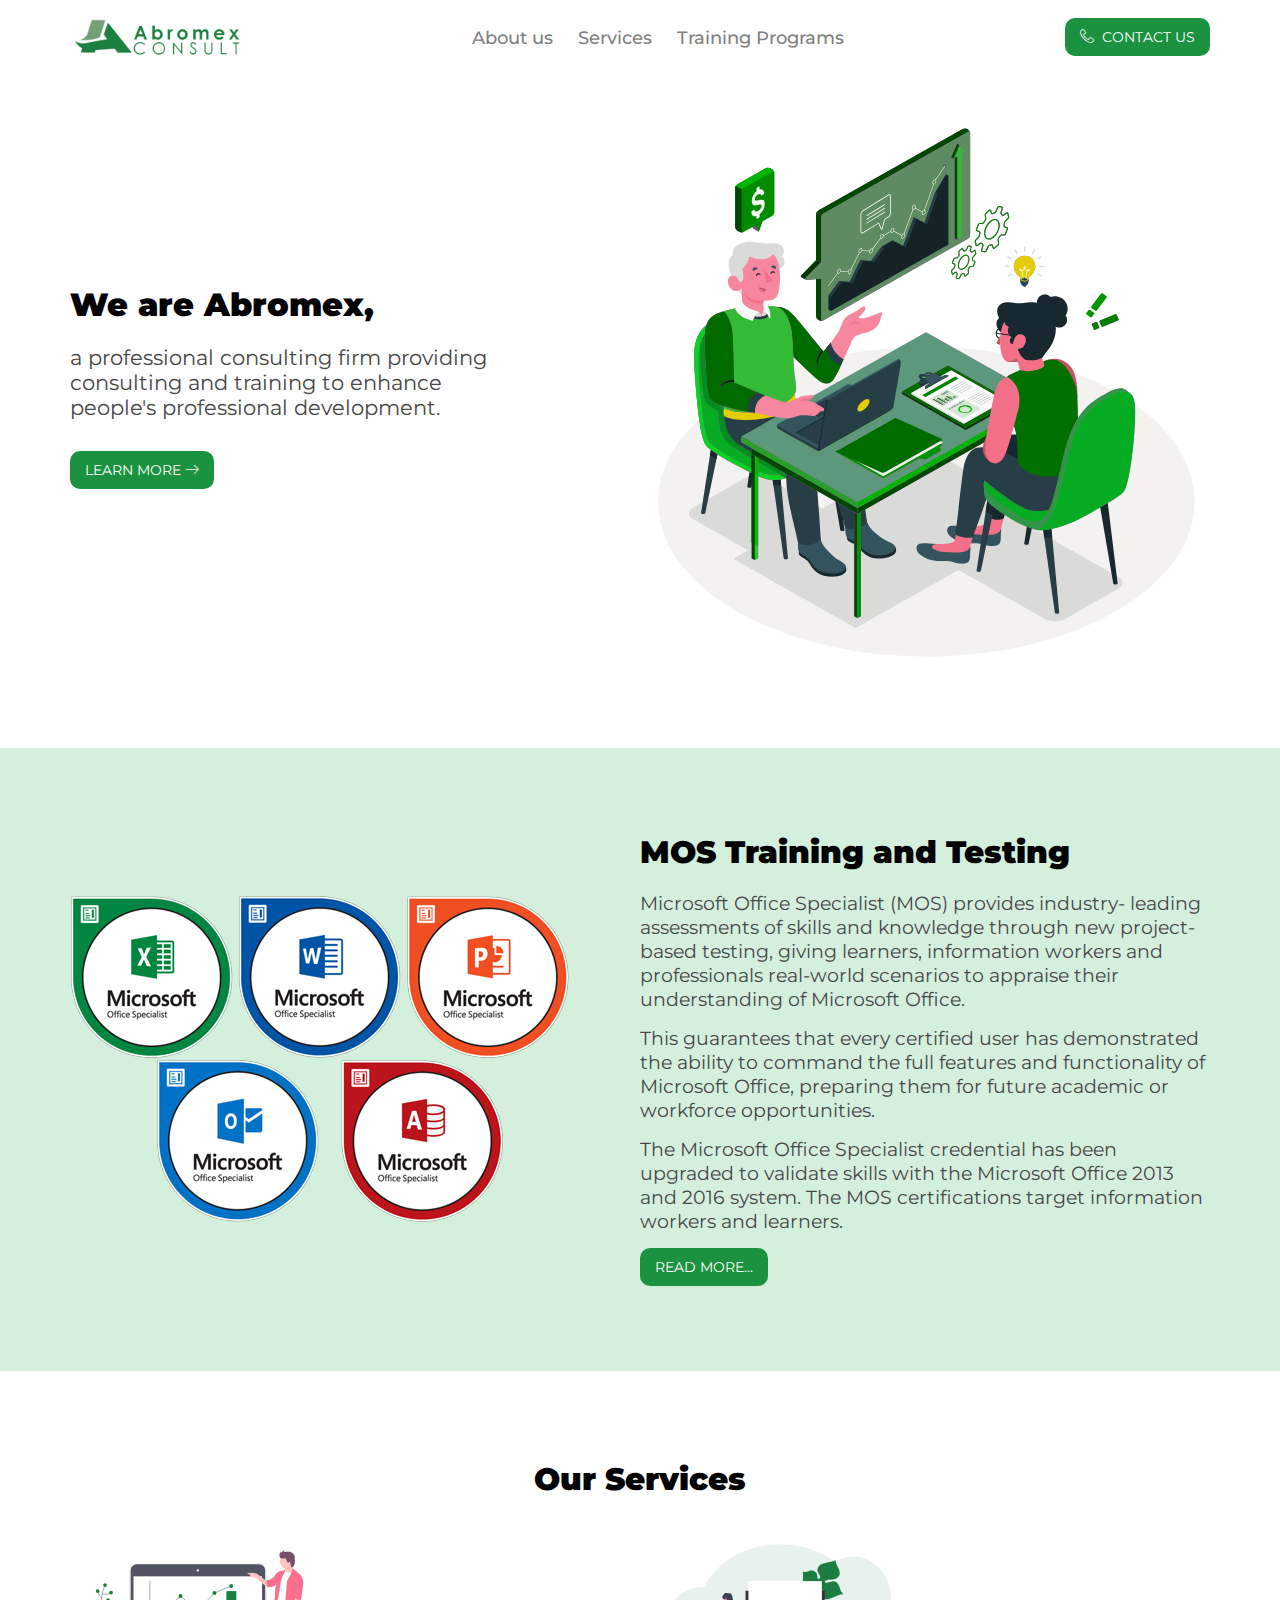
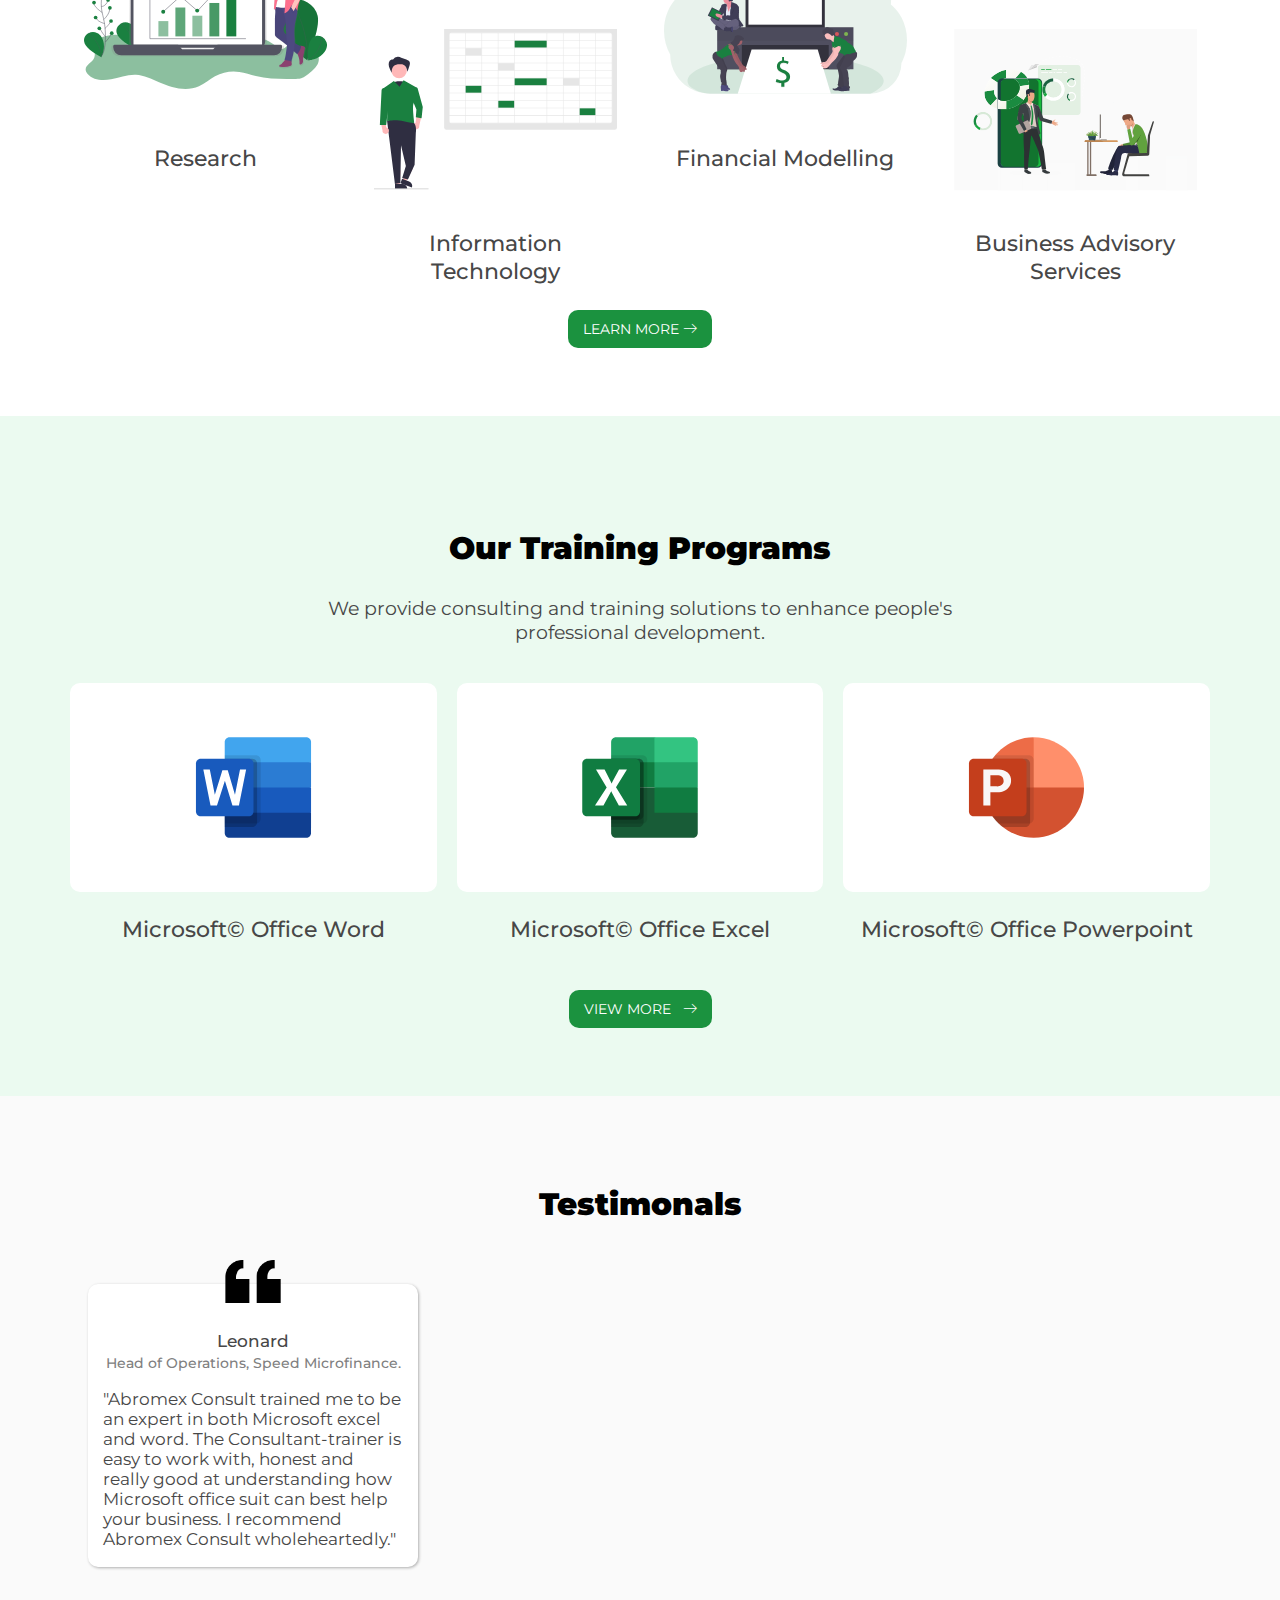
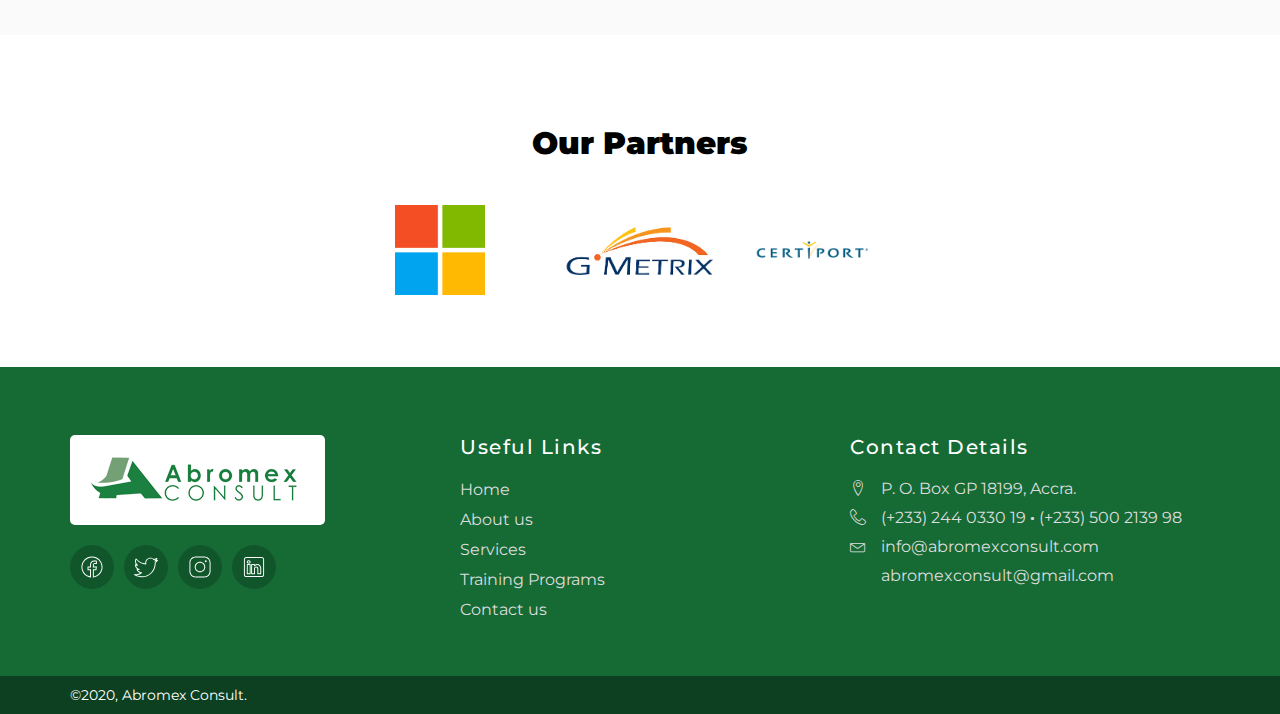
<file: index.html>
<html lang="en">
	<head>
		<meta charset="UTF-8" />
		<meta name="viewport" content="width=device-width, initial-scale=1.0" />
		<!-- Primary Meta Tags -->
		<title>Abromex Consult · Home</title>
		<meta name="title" content="Abromex Consult · Home" />
		<meta
			name="description"
			content="Abromex Consult is a private consultancy registered in Ghana, providing continuing education and training in Microsoft Office Technology as well as research and data services to its target customers."
		/>

		<!-- Open Graph / Facebook -->
		<meta property="og:type" content="website" />
		<meta property="og:url" content="https://abromexconsult.com/" />
		<meta property="og:title" content="Abromex Consult · Home" />
		<meta
			property="og:description"
			content="Abromex Consult is a private consultancy registered in Ghana, providing continuing education and training in Microsoft Office Technology as well as research and data services to its target customers."
		/>
		<meta
			property="og:image"
			content="https://abromexconsult.com/img/about-banner.jpg"
		/>

		<!-- Twitter -->
		<meta property="twitter:card" content="summary_large_image" />
		<meta property="twitter:url" content="https://abromexconsult.com/" />
		<meta property="twitter:title" content="Abromex Consult · Home" />
		<meta
			property="twitter:description"
			content="Abromex Consult is a private consultancy registered in Ghana, providing continuing education and training in Microsoft Office Technology as well as research and data services to its target customers."
		/>
		<meta
			property="twitter:image"
			content="https://abromexconsult.com/img/about-banner.jpg"
		/>
		<link rel="shortcut icon" href="img/favicon.png" type="image/png" />
		<link rel="stylesheet" href="lib/linearicons/css/linearicons.css" />
		<link rel="stylesheet" href="css/styles.min.css" />
	</head>
	<body>
		<header>
			<div class="container">
				<a href="/abromex-consult/index.html" class="brand-sm">
					<img src="img/logo-small.png" alt="Abromex Consult logo" />
				</a>

				<a href="/abromex-consult/index.html" class="brand-lg">
					<img src="img/logo-large.png" alt="Abromex Consult logo" />
				</a>

				<button id="toggle-sm-nav">
					<i class="linearicons linearicons-menu"></i>
				</button>

				<nav>
					<ul>
						<li><a href="about.html">About us</a></li>
						<li><a href="services.html">Services</a></li>
						<li><a href="training.html">Training Programs</a></li>
						
					</ul>
				</nav>

				<a href="contact.html" class="btn call-to-action">
					<i class="linearicons linearicons-telephone"></i>
					&nbsp;Contact us
				</a>
			</div>
		</header>

		<div id="mobile-nav-wrapper">
			<ul class="nav">
				<li><a href="about.html">About us</a></li>
				<li><a href="services.html">Services</a></li>
				<li><a href="training.html">Training Programs</a></li>
				
				<li><a href="contact.html">Contact us</a></li>
			</ul>
		</div>

		<section class="hero">
			<div class="container">
				<div class="intro">
					<h1>We are Abromex,</h1>
					<p>
						a professional consulting firm providing consulting and training to
						enhance people's professional development.
					</p>

					<a href="/about.html" class="btn">
						Learn more
						<i class="linearicons linearicons-arrow-right"></i>
					</a>
				</div>

				<div class="illustration">
					<img
						src="img/consult-illustration.svg"
						alt="A woman consulting a man"
					/>
				</div>
			</div>
		</section>

		<section class="training">
			<div class="container">
				<div class="illustration">
					<img src="img/MOS-OFFICE-1.png" alt="Microsoft office products" />
				</div>
				<div class="info center">
					<h1>MOS Training and Testing</h1>

					<p>
						Microsoft Office Specialist (MOS) provides industry- leading
						assessments of skills and knowledge through new project-based
						testing, giving learners, information workers and professionals
						real-world scenarios to appraise their understanding of Microsoft
						Office.
					</p>
					<p>
						This guarantees that every certified user has demonstrated the
						ability to command the full features and functionality of Microsoft
						Office, preparing them for future academic or workforce
						opportunities.
					</p>
					<p>
						The Microsoft Office Specialist credential has been upgraded to
						validate skills with the Microsoft Office 2013 and 2016 system. The
						MOS certifications target information workers and learners.
					</p>

					<div class="center">
						<a href="/training.html" class="btn">Read more...</a>
					</div>
				</div>
			</div>
		</section>

		<section class="services">
			<div class="container">
				<h1 class="center">Our Services</h1>

				<div class="services">
					<div class="service">
						<div class="cover">
							<img
								src="img/service-analytics.svg"
								alt="Research and Data Analytics Services"
							/>
						</div>
						<div class="info">
							<h3>Research</h3>
						</div>
					</div>

					<div class="service">
						<div class="cover">
							<img
								src="img/service-spreadsheet.svg"
								alt="Spreadsheet Consulting Services"
							/>
						</div>
						<div class="info">
							<h3>Information Technology</h3>
						</div>
					</div>

					<div class="service">
						<div class="cover">
							<img
								src="img/service-financial.svg"
								alt="Financial Modelling Consultancy"
							/>
						</div>
						<div class="info">
							<h3>Financial Modelling</h3>
						</div>
					</div>

					<div class="service">
						<div class="cover">
							<img
								src="img/service-business-advisory.svg"
								alt="Business Advisory Services"
							/>
						</div>
						<div class="info">
							<h3>Business Advisory Services</h3>
						</div>
					</div>
				</div>

				<br />

				<div class="center">
					<a href="/services.html" class="btn"
						>Learn more <i class="linearicons linearicons-arrow-right"></i
					></a>
				</div>
			</div>
		</section>

		<section class="courses">
			<div class="container">
				<h1 class="center">Our Training Programs</h1>
				<p class="center">
					We provide consulting and training solutions to enhance people's professional development.
				</p>

				<div class="courses">
					<div class="course">
						<div class="cover">
							<img src="img/ms-word.svg" alt="Microsoft Office Word" />
						</div>
						<h3>Microsoft&copy; Office Word</h3>
					</div>

					<div class="course">
						<div class="cover">
							<img src="img/ms-excel.svg" alt="Microsoft Office Excel" />
						</div>
						<h3>Microsoft&copy; Office Excel</h3>
					</div>

					<div class="course">
						<div class="cover">
							<img
								src="img/ms-powerpoint.svg"
								alt="Microsoft Office Powerpoint"
							/>
						</div>
						<h3>Microsoft&copy; Office Powerpoint</h3>
					</div>
				</div>

				<div class="center">
					<a href="/training.html" class="btn">
						View more &nbsp;
						<i class="linearicons linearicons-arrow-right"></i>
					</a>
				</div>
			</div>
		</section>

		<section class="testimonials">
			<div class="container">
				<h1>Testimonals</h1>

				<div class="testimonials">
					<div class="testimonial">
						<img src="img/open-quote.png" alt="Open quote" />

						<div class="author">
							<p>Leonard</p>
							<span>Head of Operations, Speed Microfinance.</span>
						</div>

						<p class="words">
							"Abromex Consult trained me to be an expert in both Microsoft
							excel and word. The Consultant-trainer is easy to work with,
							honest and really good at understanding how Microsoft office suit
							can best help your business. I recommend Abromex Consult
							wholeheartedly."
						</p>
					</div>
				</div>
			</div>
		</section>

		<section class="partners">
			<div class="container">
				<h1>Our Partners</h1>

				<div class="partners">
					<div class="partner">
						<img src="img/microsoft.png" alt="Microsoft" />
					</div>

					<div class="partner">
						<img src="img/g-metrix.png" alt="G-Metrix" />
					</div>

					<div class="partner">
						<img src="img/certiport.png" alt="Certiport" />
					</div>
				</div>
			</div>
		</section>

		<footer>
			<div class="container">
				<div class="brand-and-social">
					<div class="logo-wrapper">
						<a href="/" class="logo">
							<img src="img/logo-large.png" alt="Abromex Consult logo" />
						</a>
					</div>

					<div class="social">
						<a href="#">
							<img src="img/icon-facebook.svg" alt="Connect on Facebook" />
						</a>
						<a href="#">
							<img src="img/icon-twitter.svg" alt="Connect on Twitter" />
						</a>
						<a href="#">
							<img src="img/icon-instagram.svg" alt="Connect on Instagram" />
						</a>
						<a href="#">
							<img src="img/icon-linkedin.svg" alt="Connect on Linkedin" />
						</a>
					</div>
				</div>

				<div class="useful-links">
					<h3>Useful Links</h3>

					<ul>
						<li><a href="/">Home</a></li>
						<li><a href="/about.html">About us</a></li>
						<li><a href="/services.html">Services</a></li>
						<li><a href="/training.html">Training Programs</a></li>
						<li><a href="/contact.html">Contact us</a></li>
						
					</ul>
				</div>

				<div class="contact-details">
					<h3>Contact Details</h3>

					<ul>
						<li>
							<i class="linearicons linearicons-map-marker"></i>
							<span>P. O. Box GP 18199, Accra.</span>
						</li>
						<li>
							<i class="linearicons linearicons-telephone"></i>
							<span>(+233) 244 0330 19&nbsp;<b>·</b>&nbsp;(+233) 500 2139 98</span>
						</li>
						<li>
							<i class="linearicons linearicons-envelope"></i>
							<a href="mailto:info@abromexconsult.com"
								>info@abromexconsult.com</a
							>
						</li>
						<li>
							<i class="linearicons linearicons-envelope"></i>
							<a href="mailto:abromexconsult@gmail.com"
								>abromexconsult@gmail.com</a
							>
						</li>
					</ul>
				</div>
			</div>

			<div class="copy-and-hype">
				<div class="container">
					<p>&copy;2020, Abromex Consult.</p>

					
				</div>
			</div>
		</footer>

		<script src="js/main.js"></script>
	</body>
</html>
</file>
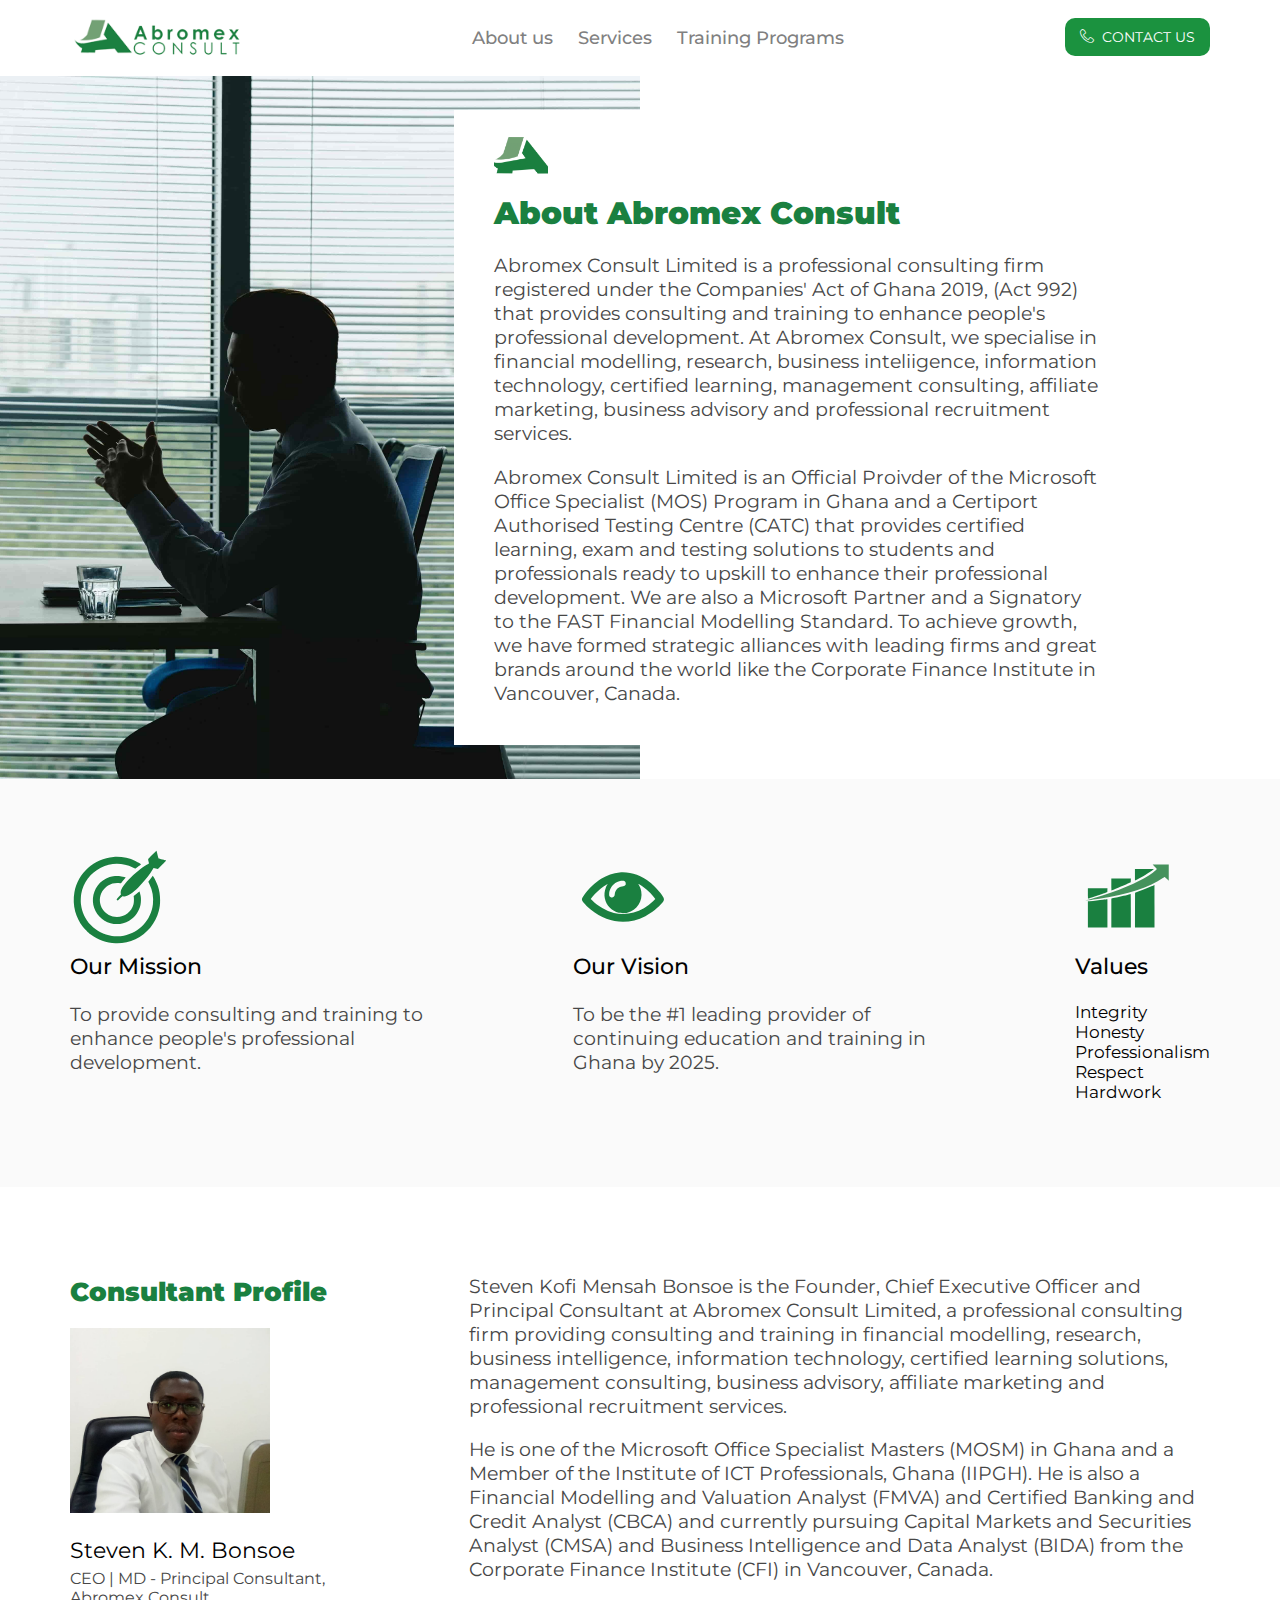
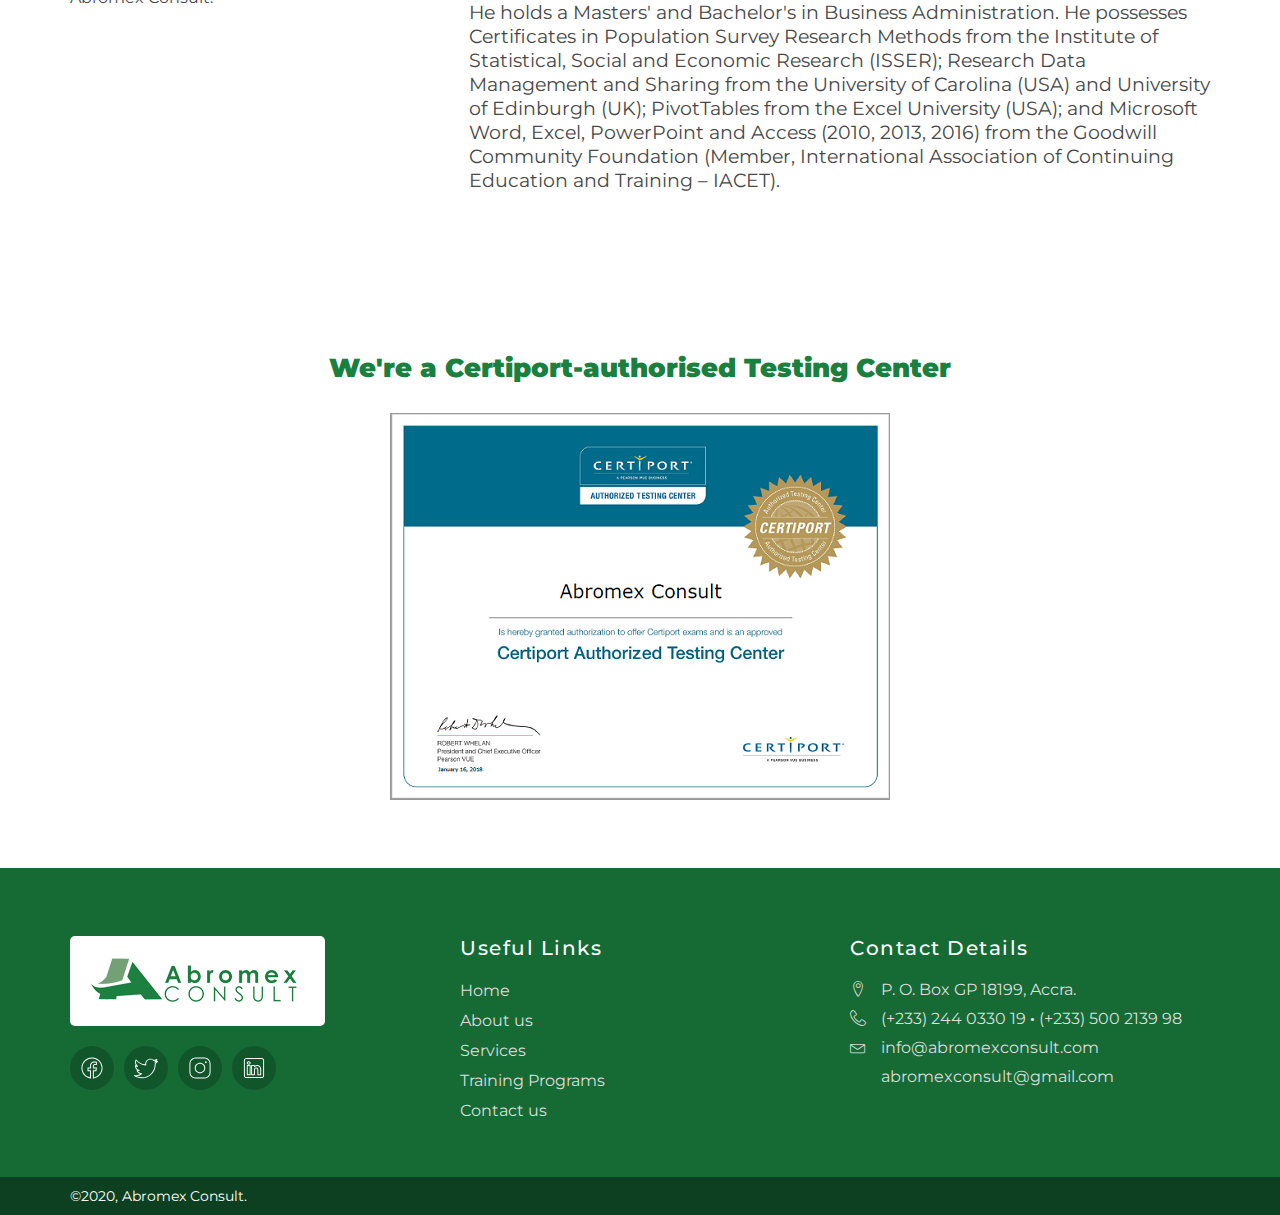
<file: about.html>
<html lang="en">
	<head>
		<meta charset="UTF-8" />
		<meta name="viewport" content="width=device-width, initial-scale=1.0" />
		<title>About us · Abromex Consult</title>
		<!-- Primary Meta Tags -->
		<meta name="title" content="About us · Abromex Consult" />
		<meta
			name="description"
			content="Abromex Consult is a private consultancy registered in Ghana, providing continuing education and training in Microsoft Office Technology as well as research and data services to its target customers."
		/>

		<!-- Open Graph / Facebook -->
		<meta property="og:type" content="website" />
		<meta property="og:url" content="https://abromexconsult.com/about.html" />
		<meta property="og:title" content="Abromex Consult · Home" />
		<meta
			property="og:description"
			content="Abromex Consult is a private consultancy registered in Ghana, providing continuing education and training in Microsoft Office Technology as well as research and data services to its target customers."
		/>
		<meta
			property="og:image"
			content="https://abromexconsult.com/img/about-banner.jpg"
		/>

		<!-- Twitter -->
		<meta property="twitter:card" content="summary_large_image" />
		<meta
			property="twitter:url"
			content="https://abromexconsult.com/about.html"
		/>
		<meta property="twitter:title" content="Abromex Consult · Home" />
		<meta
			property="twitter:description"
			content="Abromex Consult is a private consultancy registered in Ghana, providing continuing education and training in Microsoft Office Technology as well as research and data services to its target customers."
		/>
		<meta
			property="twitter:image"
			content="https://abromexconsult.com/img/about-banner.jpg"
		/>
		<link rel="shortcut icon" href="img/favicon.png" type="image/png" />
		<link rel="stylesheet" href="lib/linearicons/css/linearicons.css" />
		<link rel="stylesheet" href="css/about.min.css" />
	</head>
	<body>
		<header>
			<div class="container">
				<a href="/" class="brand-sm">
					<img src="img/logo-small.png" alt="Abromex Consult logo" />
				</a>

				<a href="/" class="brand-lg">
					<img src="img/logo-large.png" alt="Abromex Consult logo" />
				</a>

				<button id="toggle-sm-nav">
					<i class="linearicons linearicons-menu"></i>
				</button>

				<nav>
					<ul>
						<li><a href="about.html">About us</a></li>
						<li><a href="services.html">Services</a></li>
						<li><a href="training.html">Training Programs</a></li>
						
					</ul>
				</nav>

				<a href="contact.html" class="btn call-to-action">
					<i class="linearicons linearicons-telephone"></i>
					&nbsp;Contact us
				</a>
			</div>
		</header>

		<div id="mobile-nav-wrapper">
			<ul class="nav">
				<li><a href="about.html">About us</a></li>
				<li><a href="services.html">Services</a></li>
				<li><a href="training.html">Training Programs</a></li>
				
				<li><a href="contact.html">Contact us</a></li>
			</ul>
		</div>

		<section class="hero">
			<div class="container">
				<div class="info">
					<div class="center">
						<img src="img/logo-small.png" class="brand" alt="Abromex Consult" />
					</div>

					<h1>About Abromex Consult</h1>

					<p>
						Abromex Consult Limited is a professional consulting firm registered
						under the Companies' Act of Ghana 2019, (Act 992) that provides
						consulting and training to enhance people's professional
						development. At Abromex Consult, we specialise in financial
						modelling, research, business inteliigence, information technology,
						certified learning, management consulting, affiliate marketing,
						business advisory and professional recruitment services.
					</p>

					<p>
						Abromex Consult Limited is an Official Proivder of the Microsoft
						Office Specialist (MOS) Program in Ghana and a Certiport Authorised
						Testing Centre (CATC) that provides certified learning, exam and
						testing solutions to students and professionals ready to upskill to
						enhance their professional development. We are also a Microsoft
						Partner and a Signatory to the FAST Financial Modelling Standard. To
						achieve growth, we have formed strategic alliances with leading
						firms and great brands around the world like the Corporate Finance
						Institute in Vancouver, Canada.
					</p>
				</div>
			</div>
		</section>

		<section class="mvv">
			<div class="container">
				<div class="impressum mission">
					<div class="cover">
						<img src="img/mvv-mission.svg" alt="mission" />
					</div>
					<div class="desc">
						<h3>Our Mission</h3>
						<p>
							To provide consulting and training to enhance people's professional development.
						</p>
					</div>
				</div>

				<div class="impressum vision">
					<div class="cover">
						<img src="img/mvv-vision.svg" alt="vision" />
					</div>
					<div class="desc">
						<h3>Our Vision</h3>
						<p>
							To be the #1 leading provider of continuing education and training in Ghana by 2025.
						</p>
					</div>
				</div>

				<div class="impressum values">
					<div class="cover">
						<img src="img/mvv-values.svg" alt="values" />
					</div>
					<div class="desc">
						<h3>Values</h3>

						<ul>
							<li>Integrity</li>
							<li>Honesty</li>
							<li>Professionalism</li>
							<li>Respect</li>
							<li>Hardwork</li>
						</ul>
					</div>
				</div>
			</div>
		</section>

		<section class="consultant-profile">
			<div class="container">
				<div class="profile-meta">
					<h2>Consultant Profile</h2>

					<div class="avatar-wrapper">
						<img src="img/consultant-avatar.jpg" alt="Steven Bonsoe photo" />
					</div>

					<h3>Steven K. M. Bonsoe</h3>
					<p><span class="br">CEO | MD - Principal Consultant,</span> Abromex Consult.</p>
				</div>

				<div class="bio">
					<p>
						Steven Kofi Mensah Bonsoe is the Founder, Chief Executive Officer and Principal Consultant at Abromex Consult Limited, a professional consulting firm providing consulting and training in financial modelling, research, business intelligence, information technology, certified learning solutions, management consulting, business advisory, affiliate marketing and professional recruitment services.
					</p>

					<p>
						He is one of the Microsoft Office Specialist Masters (MOSM) in Ghana and a Member of the Institute of ICT Professionals, Ghana (IIPGH). He is also a Financial Modelling and Valuation Analyst (FMVA) and Certified Banking and Credit Analyst (CBCA) and currently pursuing Capital Markets and Securities Analyst (CMSA) and Business Intelligence and Data Analyst (BIDA) from the Corporate Finance Institute (CFI) in Vancouver, Canada.
					</p>

					<p>
						He holds a Masters' and Bachelor's in Business Administration. He possesses Certificates in Population Survey Research Methods from the Institute of Statistical, Social and Economic Research (ISSER); Research Data Management and Sharing from the University of Carolina (USA) and University of Edinburgh (UK); PivotTables from the Excel University (USA); and Microsoft Word, Excel, PowerPoint and Access (2010, 2013, 2016) from the Goodwill Community Foundation (Member, International Association of Continuing Education and Training – IACET).
					</p>
				</div>
			</div>
		</section>

		<section class="certified">
			<div class="container">
				<h2>We're a Certiport-authorised Testing Center</h2>
				<img src="img/certiport-cert.png" alt="Certiport certification" />
			</div>
		</section>

		<footer>
			<div class="container">
				<div class="brand-and-social">
					<div class="logo-wrapper">
						<a href="/" class="logo">
							<img src="img/logo-large.png" alt="Abromex Consult logo" />
						</a>
					</div>

					<div class="social">
						<a href="#">
							<img src="img/icon-facebook.svg" alt="Connect on Facebook" />
						</a>
						<a href="#">
							<img src="img/icon-twitter.svg" alt="Connect on Twitter" />
						</a>
						<a href="#">
							<img src="img/icon-instagram.svg" alt="Connect on Instagram" />
						</a>
						<a href="#">
							<img src="img/icon-linkedin.svg" alt="Connect on Linkedin" />
						</a>
					</div>
				</div>

				<div class="useful-links">
					<h3>Useful Links</h3>

					<ul>
						<li><a href="/">Home</a></li>
						<li><a href="/about.html">About us</a></li>
						<li><a href="/services.html">Services</a></li>
						<li><a href="/training.html">Training Programs</a></li>
						<li><a href="/contact.html">Contact us</a></li>
						
					</ul>
				</div>

				<div class="contact-details">
					<h3>Contact Details</h3>

					<ul>
						<li>
							<i class="linearicons linearicons-map-marker"></i>
							<span>P. O. Box GP 18199, Accra.</span>
						</li>
						<li>
							<i class="linearicons linearicons-telephone"></i>
							<span>(+233) 244 0330 19&nbsp;<b>·</b>&nbsp;(+233) 500 2139 98</span>
						</li>
						<li>
							<i class="linearicons linearicons-envelope"></i>
							<a href="mailto:info@abromexconsult.com"
								>info@abromexconsult.com</a
							>
						</li>
						<li>
							<i class="linearicons linearicons-envelope"></i>
							<a href="mailto:abromexconsult@gmail.com"
								>abromexconsult@gmail.com</a
							>
						</li>
					</ul>
				</div>
			</div>

			<div class="copy-and-hype">
				<div class="container">
					<p>&copy;2020, Abromex Consult.</p>

					
				</div>
			</div>
		</footer>

		<script src="js/main.js"></script>
	</body>
</html>
</file>
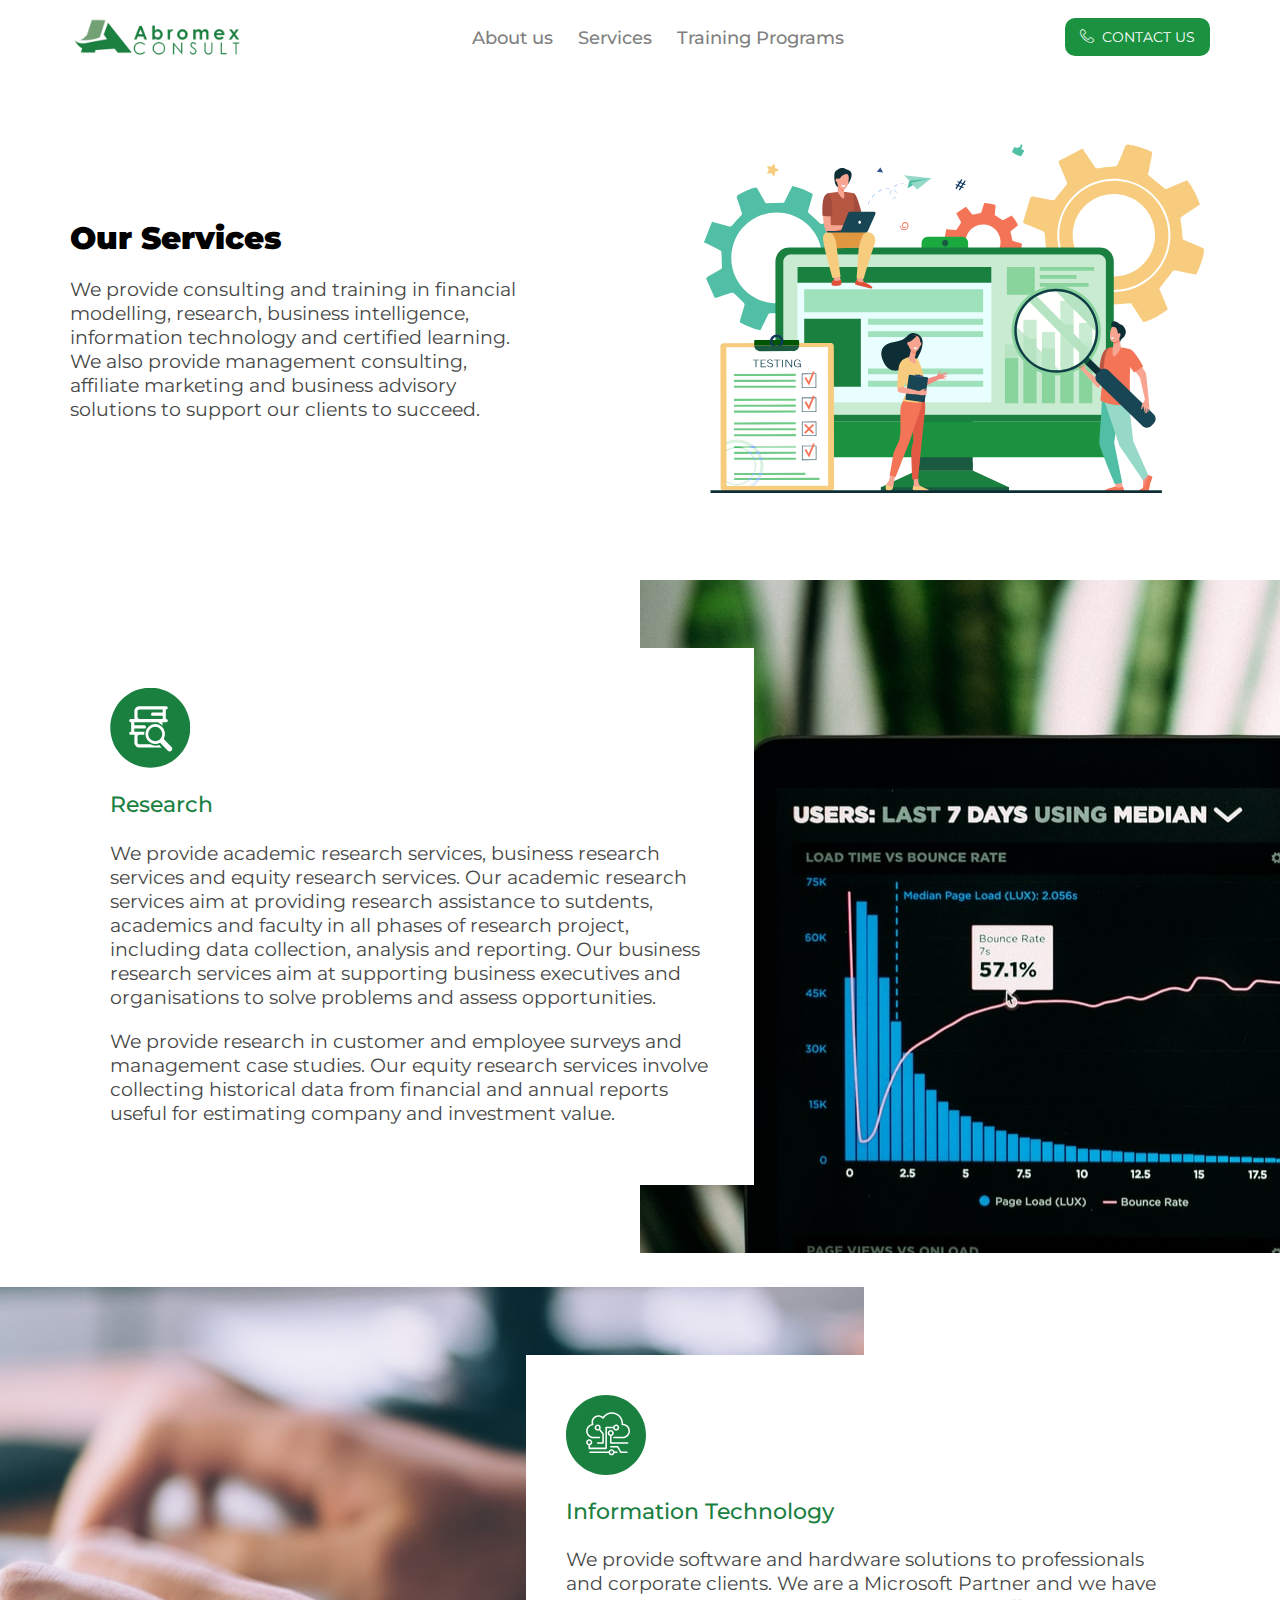
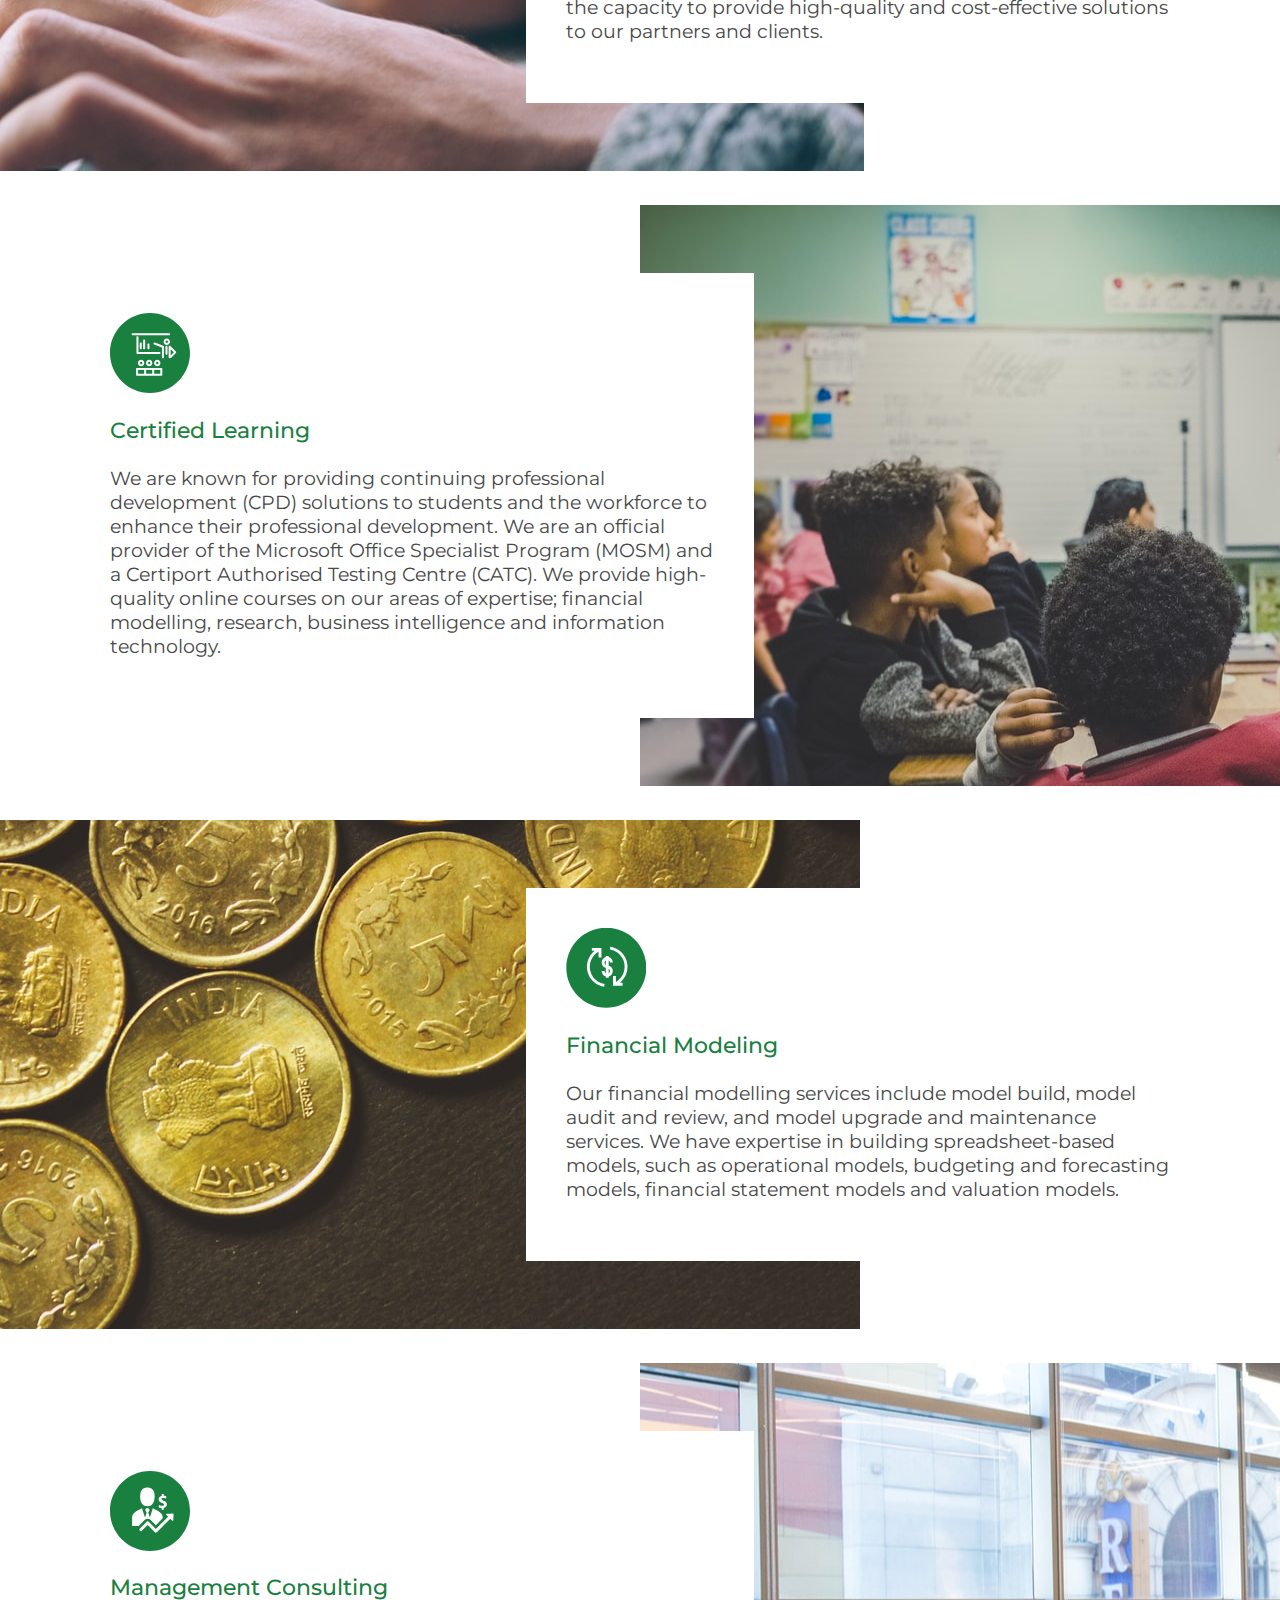
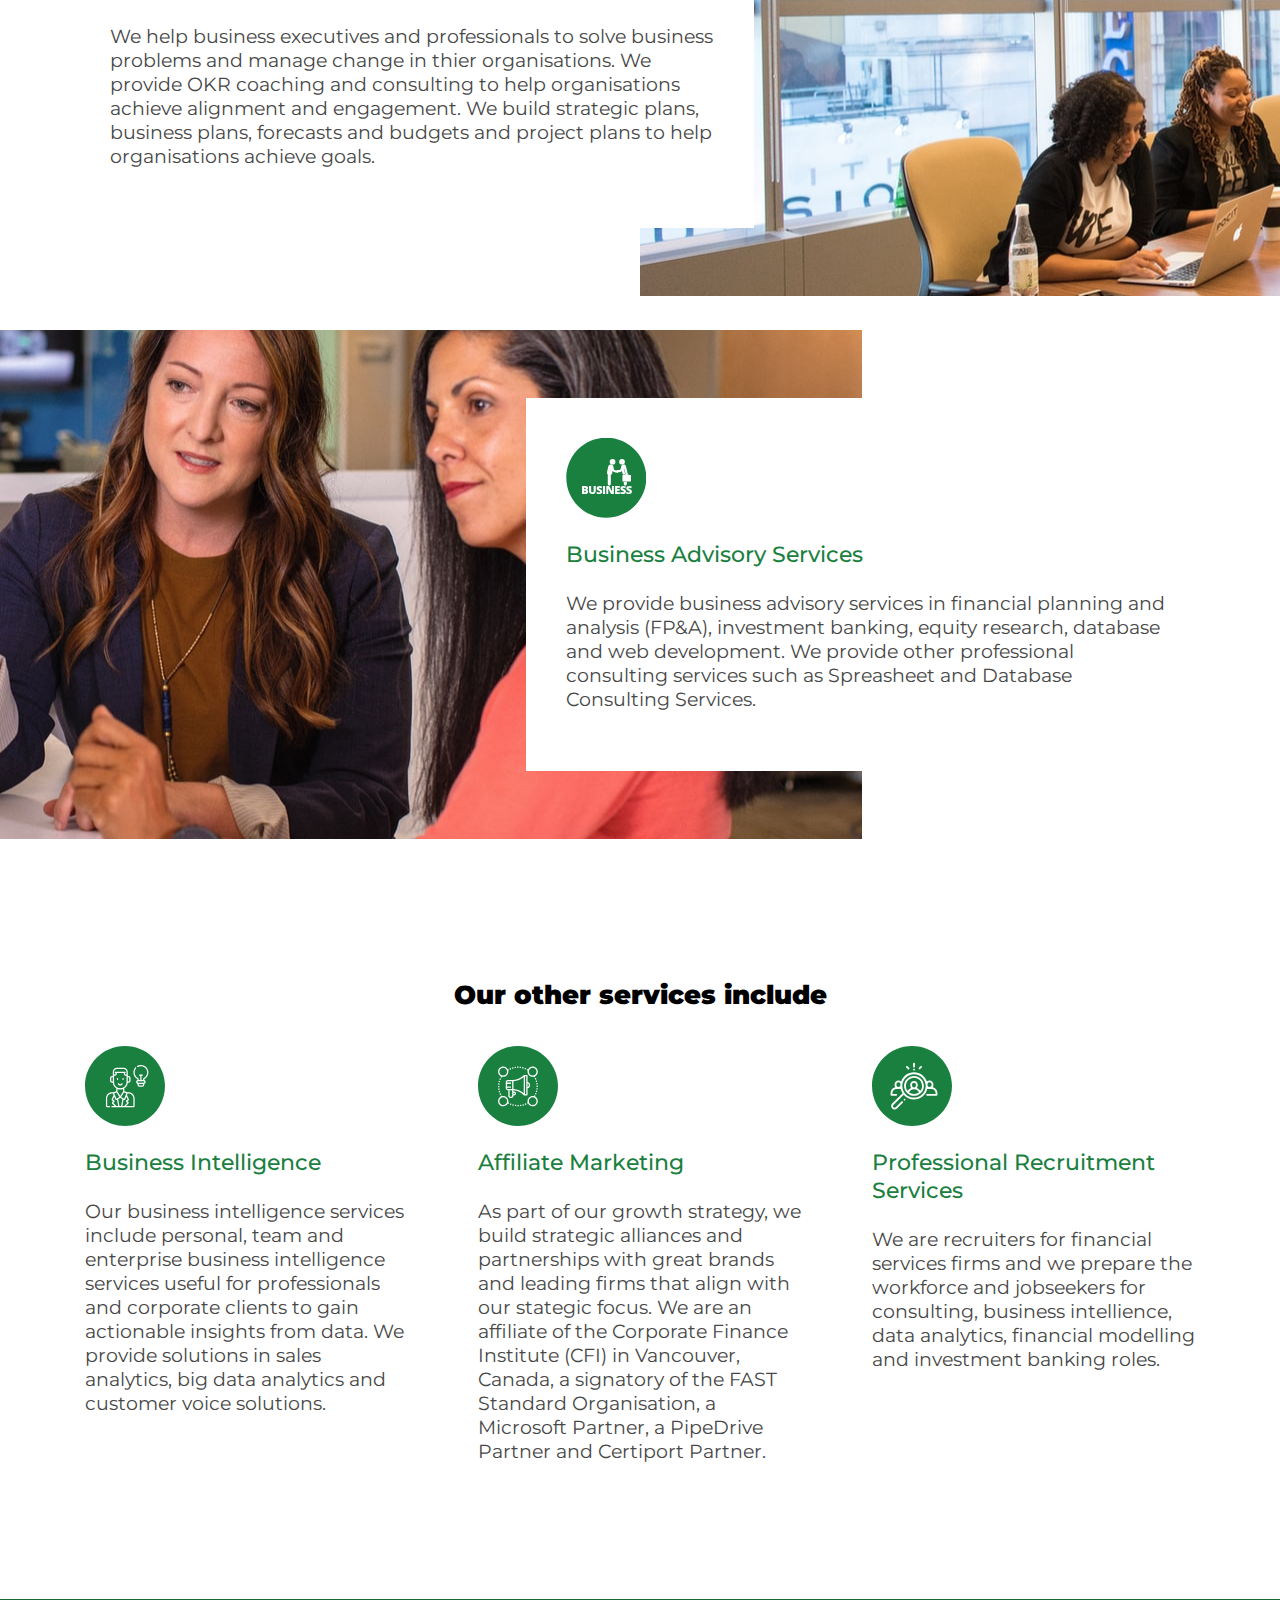
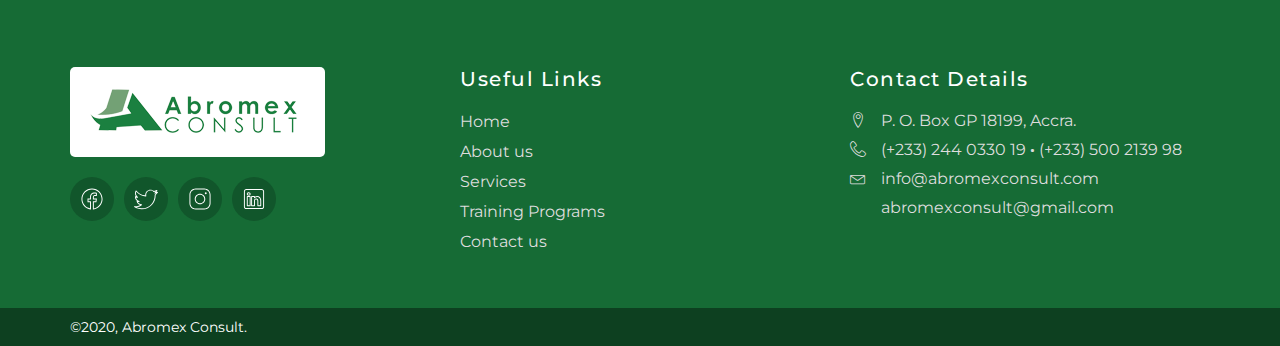
<file: services.html>
<html lang="en">
	<head>
		<meta charset="UTF-8" />
		<meta name="viewport" content="width=device-width, initial-scale=1.0" />
		<!-- Primary Meta Tags -->
		<title>Our Services · Abromex Consult</title>
		<meta name="title" content="Our Services · Abromex Consult" />
		<meta
			name="description"
			content="Abromex Consult is a private consultancy registered in Ghana, providing continuing education and training in Microsoft Office Technology as well as research and data services to its target customers."
		/>

		<!-- Open Graph / Facebook -->
		<meta property="og:type" content="website" />
		<meta
			property="og:url"
			content="https://abromexconsult.com/services.html"
		/>
		<meta property="og:title" content="Abromex Consult · Home" />
		<meta
			property="og:description"
			content="Abromex Consult is a private consultancy registered in Ghana, providing continuing education and training in Microsoft Office Technology as well as research and data services to its target customers."
		/>
		<meta
			property="og:image"
			content="https://abromexconsult.com/img/about-banner.jpg"
		/>

		<!-- Twitter -->
		<meta property="twitter:card" content="summary_large_image" />
		<meta
			property="twitter:url"
			content="https://abromexconsult.com/services.html"
		/>
		<meta property="twitter:title" content="Abromex Consult · Home" />
		<meta
			property="twitter:description"
			content="Abromex Consult is a private consultancy registered in Ghana, providing continuing education and training in Microsoft Office Technology as well as research and data services to its target customers."
		/>
		<meta
			property="twitter:image"
			content="https://abromexconsult.com/img/about-banner.jpg"
		/>
		<link rel="shortcut icon" href="img/favicon.png" type="image/png" />
		<link rel="stylesheet" href="lib/linearicons/css/linearicons.css" />
		<link rel="stylesheet" href="css/services.min.css" />
	</head>
	<body>
		<header>
			<div class="container">
				<a href="/" class="brand-sm">
					<img src="img/logo-small.png" alt="Abromex Consult logo" />
				</a>

				<a href="/" class="brand-lg">
					<img src="img/logo-large.png" alt="Abromex Consult logo" />
				</a>

				<button id="toggle-sm-nav">
					<i class="linearicons linearicons-menu"></i>
				</button>

				<nav>
					<ul>
						<li><a href="about.html">About us</a></li>
						<li><a href="services.html">Services</a></li>
						<li><a href="training.html">Training Programs</a></li>
						
					</ul>
				</nav>

				<a href="contact.html" class="btn call-to-action">
					<i class="linearicons linearicons-telephone"></i>
					&nbsp;Contact us
				</a>
			</div>
		</header>

		<div id="mobile-nav-wrapper">
			<ul class="nav">
				<li><a href="about.html">About us</a></li>
				<li><a href="services.html">Services</a></li>
				<li><a href="training.html">Training Programs</a></li>
				
				<li><a href="contact.html">Contact us</a></li>
			</ul>
		</div>

		<section class="hero">
			<div class="container">
				<div class="info">
					<h1>Our Services</h1>

					<p>
						We provide consulting and training in financial modelling, research,
						business intelligence, information technology and certified
						learning. We also provide management consulting, affiliate marketing
						and business advisory solutions to support our clients to succeed.
					</p>
				</div>

				<div class="illustration">
					<img src="img/services-illustration.svg" alt="services" />
				</div>
			</div>
		</section>

		<section class="service data-analytics">
			<div class="container">
				<div class="info">
					<div class="center">
						<img
							src="img/icon-research.svg"
							class="brand"
							alt="Research and Data Analytics Services"
						/>
					</div>

					<h3>Research</h3>

					<p>
						We provide academic research services, business research services
						and equity research services. Our academic research services aim at
						providing research assistance to sutdents, academics and faculty in
						all phases of research project, including data collection, analysis
						and reporting. Our business research services aim at supporting
						business executives and organisations to solve problems and assess
						opportunities.
					</p>

					<p>
						We provide research in customer and employee surveys and management
						case studies. Our equity research services involve collecting
						historical data from financial and annual reports useful for
						estimating company and investment value.
					</p>
				</div>
			</div>
		</section>

		<section class="service infotech">
			<div class="container">
				<div class="info">
					<div class="center">
						<img
							src="img/icon-infotech.svg"
							class="brand"
							alt="MOS Training and Testing"
						/>
					</div>

					<h3>Information Technology</h3>

					<p>
						We provide software and hardware solutions to professionals and
						corporate clients. We are a Microsoft Partner and we have the
						capacity to provide high-quality and cost-effective solutions to our
						partners and clients.
					</p>
				</div>
			</div>
		</section>

		<section class="service mos-training">
			<div class="container">
				<div class="info">
					<div class="center">
						<img
							src="img/icon-training.svg"
							class="brand"
							alt="MOS Training and Testing"
						/>
					</div>

					<h3>Certified Learning</h3>

					<p>
						We are known for providing continuing professional development (CPD)
						solutions to students and the workforce to enhance their
						professional development. We are an official provider of the
						Microsoft Office Specialist Program (MOSM) and a Certiport
						Authorised Testing Centre (CATC). We provide high-quality online
						courses on our areas of expertise; financial modelling, research,
						business intelligence and information technology.
					</p>
				</div>
			</div>
		</section>

		<section class="service financial-modeling">
			<div class="container">
				<div class="info">
					<div class="center">
						<img
							src="img/icon-financial.svg"
							class="brand"
							alt="Financial Modeling Consultancy"
						/>
					</div>

					<h3>Financial Modeling</h3>

					<p>
						Our financial modelling services include model build, model audit
						and review, and model upgrade and maintenance services. We have
						expertise in building spreadsheet-based models, such as operational
						models, budgeting and forecasting models, financial statement models
						and valuation models.
					</p>
				</div>
			</div>
		</section>

		<section class="service management">
			<div class="container">
				<div class="info">
					<div class="center">
						<img
							src="img/icon-management.svg"
							class="brand"
							alt="Spreadsheet Consulting Services"
						/>
					</div>

					<h3>Management Consulting</h3>

					<p>
						We help business executives and professionals to solve business
						problems and manage change in thier organisations. We provide OKR
						coaching and consulting to help organisations achieve alignment and
						engagement. We build strategic plans, business plans, forecasts and
						budgets and project plans to help organisations achieve goals.
					</p>
				</div>
			</div>
		</section>

		<section class="service business-advisory">
			<div class="container">
				<div class="info">
					<div class="center">
						<img
							src="img/icon-business.svg"
							class="brand"
							alt="Business Advisory Services"
						/>
					</div>

					<h3>Business Advisory Services</h3>

					<p>
						We provide business advisory services in financial planning and
						analysis (FP&A), investment banking, equity research, database and
						web development. We provide other professional consulting services
						such as Spreasheet and Database Consulting Services.
					</p>
				</div>
			</div>
		</section>

		<section class="other-services">
			<h2>Our other services include</h2>

			<div class="container">
				<div class="service">
					<div class="center">
						<img src="img/icon-bizintel.svg" alt="Business Intelligence" />
					</div>

					<div class="details">
						<h3>Business Intelligence</h3>
						<p>
							Our business intelligence services include personal, team and
							enterprise business intelligence services useful for professionals
							and corporate clients to gain actionable insights from data. We
							provide solutions in sales analytics, big data analytics and
							customer voice solutions.
						</p>
					</div>
				</div>

				<div class="service">
					<div class="center">
						<img src="img/icon-affiliate.svg" alt="Affiliate Marketing" />
					</div>
					<div class="details">
						<h3>Affiliate Marketing</h3>
						<p>
							As part of our growth strategy, we build strategic alliances and
							partnerships with great brands and leading firms that align with
							our stategic focus. We are an affiliate of the Corporate Finance
							Institute (CFI) in Vancouver, Canada, a signatory of the FAST
							Standard Organisation, a Microsoft Partner, a PipeDrive Partner
							and Certiport Partner.
						</p>
					</div>
				</div>

				<div class="service">
					<div class="center">
						<img
							src="img/icon-recruit.svg"
							alt="Professional Recruitment Services"
						/>
					</div>
					<div class="details">
						<h3>Professional Recruitment Services</h3>
						<p>
							We are recruiters for financial services firms and we prepare the
							workforce and jobseekers for consulting, business intellience,
							data analytics, financial modelling and investment banking roles.
						</p>
					</div>
				</div>
			</div>
		</section>

		<footer>
			<div class="container">
				<div class="brand-and-social">
					<div class="logo-wrapper">
						<a href="/" class="logo">
							<img src="img/logo-large.png" alt="Abromex Consult logo" />
						</a>
					</div>

					<div class="social">
						<a href="#">
							<img src="img/icon-facebook.svg" alt="Connect on Facebook" />
						</a>
						<a href="#">
							<img src="img/icon-twitter.svg" alt="Connect on Twitter" />
						</a>
						<a href="#">
							<img src="img/icon-instagram.svg" alt="Connect on Instagram" />
						</a>
						<a href="#">
							<img src="img/icon-linkedin.svg" alt="Connect on Linkedin" />
						</a>
					</div>
				</div>

				<div class="useful-links">
					<h3>Useful Links</h3>

					<ul>
						<li><a href="/">Home</a></li>
						<li><a href="/about.html">About us</a></li>
						<li><a href="/services.html">Services</a></li>
						<li><a href="/training.html">Training Programs</a></li>
						<li><a href="/contact.html">Contact us</a></li>
						
					</ul>
				</div>

				<div class="contact-details">
					<h3>Contact Details</h3>

					<ul>
						<li>
							<i class="linearicons linearicons-map-marker"></i>
							<span>P. O. Box GP 18199, Accra.</span>
						</li>
						<li>
							<i class="linearicons linearicons-telephone"></i>
							<span
								>(+233) 244 0330 19&nbsp;<b>·</b>&nbsp;(+233) 500 2139 98</span
							>
						</li>
						<li>
							<i class="linearicons linearicons-envelope"></i>
							<a href="mailto:info@abromexconsult.com"
								>info@abromexconsult.com</a
							>
						</li>
						<li>
							<i class="linearicons linearicons-envelope"></i>
							<a href="mailto:abromexconsult@gmail.com"
								>abromexconsult@gmail.com</a
							>
						</li>
					</ul>
				</div>
			</div>

			<div class="copy-and-hype">
				<div class="container">
					<p>&copy;2020, Abromex Consult.</p>

					
				</div>
			</div>
		</footer>

		<script src="js/main.js"></script>
	</body>
</html>
</file>
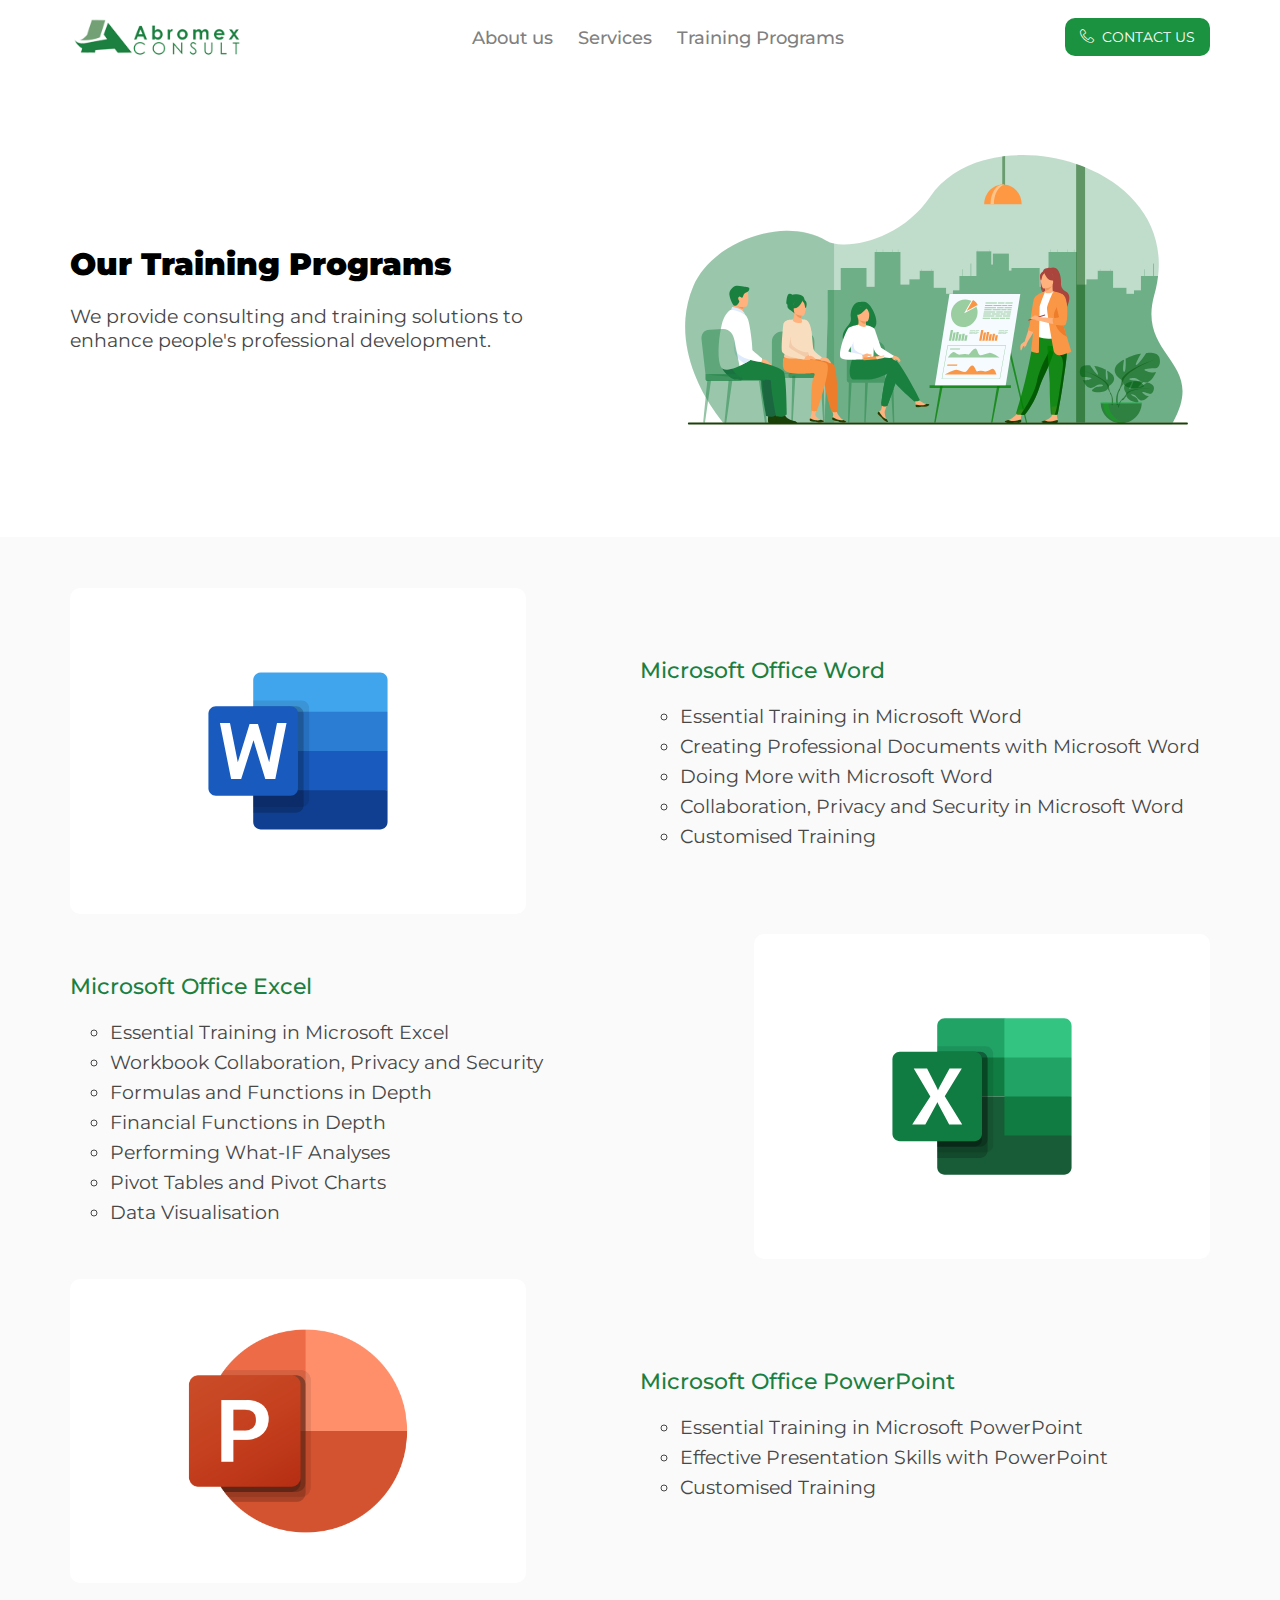
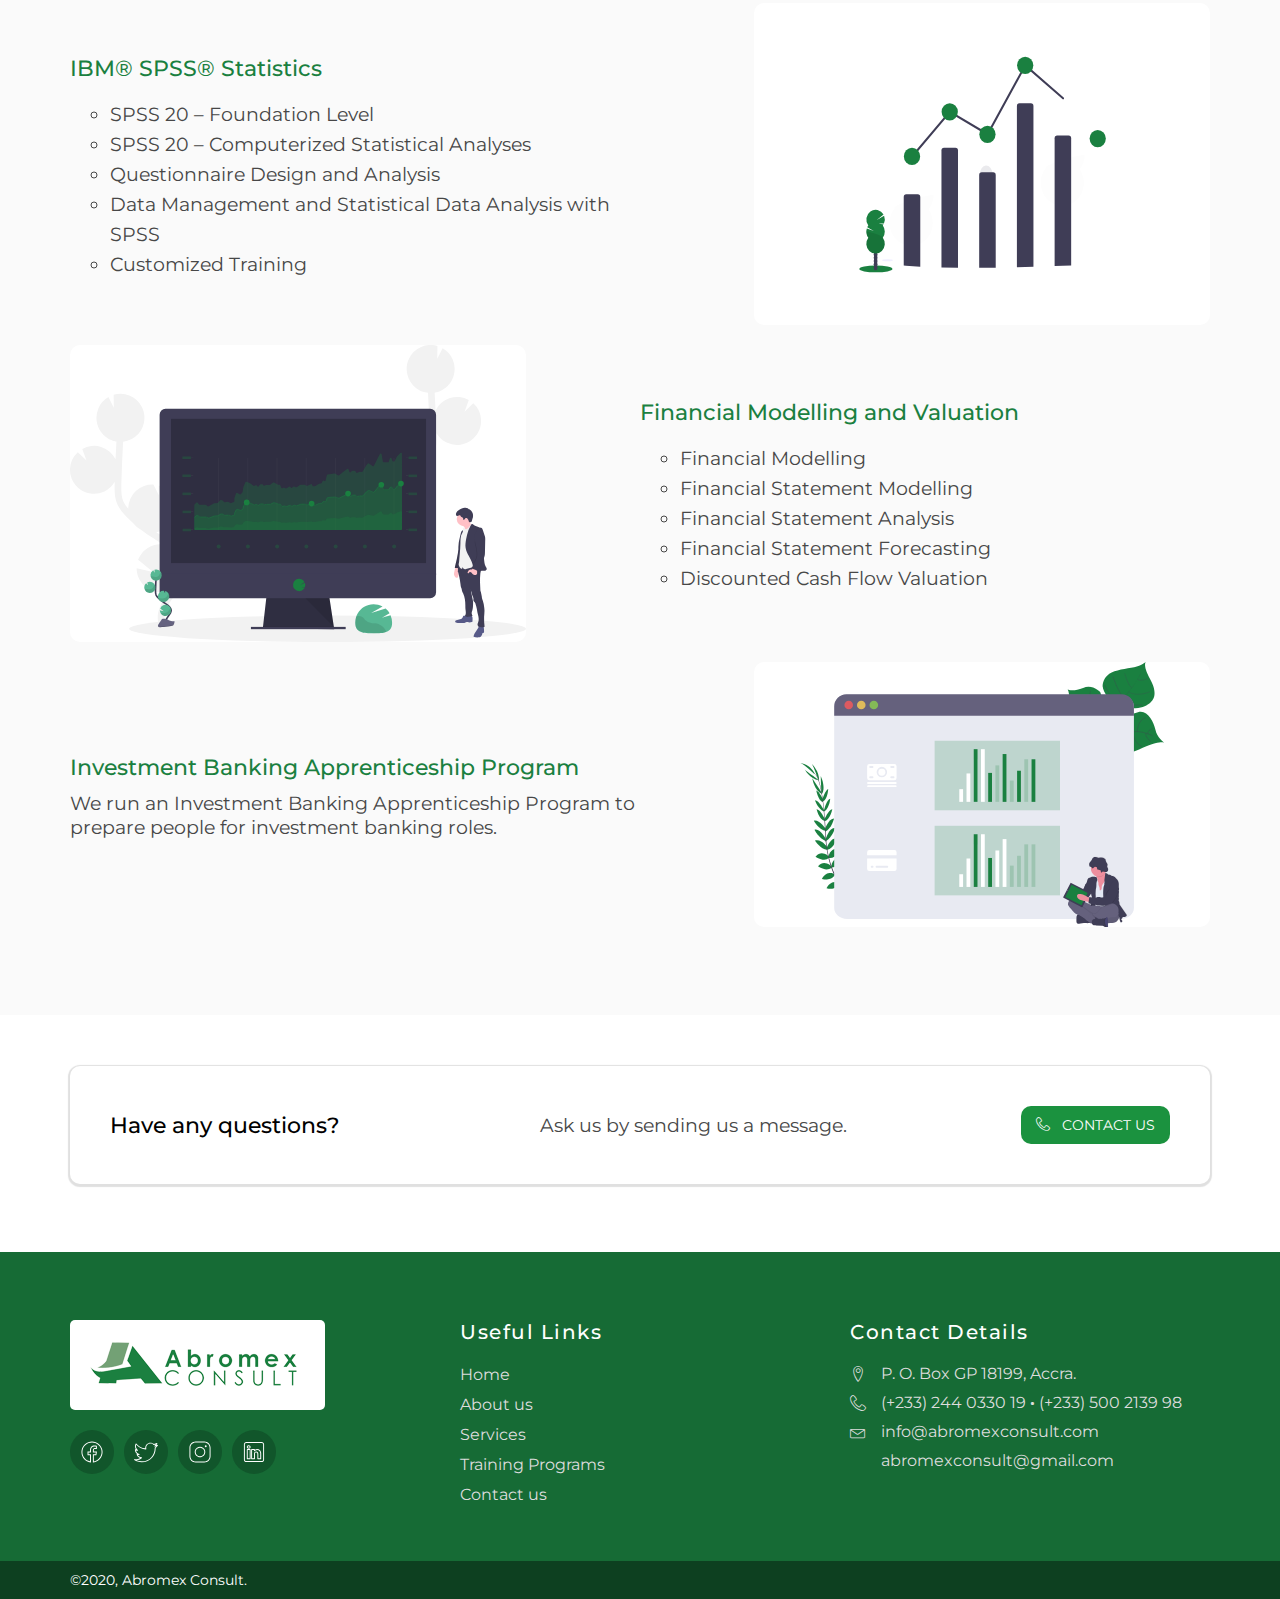
<file: training.html>
<html lang="en">
	<head>
		<meta charset="UTF-8" />
		<meta name="viewport" content="width=device-width, initial-scale=1.0" />
		<title>Training Programs · Abromex Consult</title>
		<!-- Primary Meta Tags -->
		<meta name="title" content="Training Programs · Abromex Consult" />
		<meta
			name="description"
			content="Abromex Consult is a private consultancy registered in Ghana, providing continuing education and training in Microsoft Office Technology as well as research and data services to its target customers."
		/>

		<!-- Open Graph / Facebook -->
		<meta property="og:type" content="website" />
		<meta
			property="og:url"
			content="https://abromexconsult.com/training.html"
		/>
		<meta property="og:title" content="Abromex Consult · Home" />
		<meta
			property="og:description"
			content="Abromex Consult is a private consultancy registered in Ghana, providing continuing education and training in Microsoft Office Technology as well as research and data services to its target customers."
		/>
		<meta
			property="og:image"
			content="https://abromexconsult.com/img/about-banner.jpg"
		/>

		<!-- Twitter -->
		<meta property="twitter:card" content="summary_large_image" />
		<meta
			property="twitter:url"
			content="https://abromexconsult.com/training.html"
		/>
		<meta property="twitter:title" content="Abromex Consult · Home" />
		<meta
			property="twitter:description"
			content="Abromex Consult is a private consultancy registered in Ghana, providing continuing education and training in Microsoft Office Technology as well as research and data services to its target customers."
		/>
		<meta
			property="twitter:image"
			content="https://abromexconsult.com/img/about-banner.jpg"
		/>
		<link rel="shortcut icon" href="img/favicon.png" type="image/png" />
		<link rel="stylesheet" href="lib/linearicons/css/linearicons.css" />
		<link rel="stylesheet" href="css/training.min.css" />
	</head>
	<body>
		<header>
			<div class="container">
				<a href="/" class="brand-sm">
					<img src="img/logo-small.png" alt="Abromex Consult logo" />
				</a>

				<a href="/" class="brand-lg">
					<img src="img/logo-large.png" alt="Abromex Consult logo" />
				</a>

				<button id="toggle-sm-nav">
					<i class="linearicons linearicons-menu"></i>
				</button>

				<nav>
					<ul>
						<li><a href="about.html">About us</a></li>
						<li><a href="services.html">Services</a></li>
						<li><a href="training.html">Training Programs</a></li>
						
					</ul>
				</nav>

				<a href="contact.html" class="btn call-to-action">
					<i class="linearicons linearicons-telephone"></i>
					&nbsp;Contact us
				</a>
			</div>
		</header>

		<div id="mobile-nav-wrapper">
			<ul class="nav">
				<li><a href="about.html">About us</a></li>
				<li><a href="services.html">Services</a></li>
				<li><a href="training.html">Training Programs</a></li>
				
				<li><a href="contact.html">Contact us</a></li>
			</ul>
		</div>

		<section class="hero">
			<div class="container">
				<div class="info">
					<h1>Our Training Programs</h1>

					<p>
						We provide consulting and training solutions to enhance people's
						professional development.
					</p>
				</div>

				<div class="illustration">
					<img src="img/training-illustration.svg" alt="training" />
				</div>
			</div>
		</section>

		<section class="courses">
			<div class="container">
				<div class="word">
					<div class="cover">
						<img src="img/ms-word.svg" alt="Microsoft Office Word" />
					</div>

					<div class="desc">
						<h3>Microsoft Office Word</h3>

						<ul>
							<li>Essential Training in Microsoft Word</li>
							<li>Creating Professional Documents with Microsoft Word</li>
							<li>Doing More with Microsoft Word</li>
							<li>Collaboration, Privacy and Security in Microsoft Word</li>
							<li>Customised Training</li>
						</ul>
					</div>
				</div>

				<div class="excel">
					<div class="cover">
						<img src="img/ms-excel.svg" alt="Microsoft Office Word" />
					</div>

					<div class="desc">
						<h3>Microsoft Office Excel</h3>

						<ul>
							<li>Essential Training in Microsoft Excel</li>
							<li>Workbook Collaboration, Privacy and Security</li>
							<li>Formulas and Functions in Depth</li>
							<li>Financial Functions in Depth</li>
							<li>Performing What-IF Analyses</li>
							<li>Pivot Tables and Pivot Charts</li>
							<li>Data Visualisation</li>
						</ul>
					</div>
				</div>

				<div class="powerpoint">
					<div class="cover">
						<img src="img/ms-powerpoint.png" alt="Microsoft Office Word" />
					</div>

					<div class="desc">
						<h3>Microsoft Office PowerPoint</h3>

						<ul>
							<li>Essential Training in Microsoft PowerPoint</li>
							<li>Effective Presentation Skills with PowerPoint</li>
							<li>Customised Training</li>
						</ul>
					</div>
				</div>

				<div class="statistics">
					<div class="cover">
						<img src="img/statistics.svg" alt="IBM SPSS Statistics" />
					</div>

					<div class="desc">
						<h3>IBM&reg; SPSS&reg; Statistics</h3>

						<ul>
							<li>SPSS 20 – Foundation Level</li>
							<li>SPSS 20 – Computerized Statistical Analyses</li>
							<li>Questionnaire Design and Analysis</li>
							<li>Data Management and Statistical Data Analysis with SPSS</li>
							<li>Customized Training</li>
						</ul>
					</div>
				</div>

				<div class="statistics">
					<div class="cover">
						<img
							src="img/training-financial-modelling.svg"
							alt="IBM SPSS Statistics"
						/>
					</div>

					<div class="desc">
						<h3>Financial Modelling and Valuation</h3>

						<ul>
							<li>Financial Modelling</li>
							<li>Financial Statement Modelling</li>
							<li>Financial Statement Analysis</li>
							<li>Financial Statement Forecasting</li>
							<li>Discounted Cash Flow Valuation</li>
						</ul>
					</div>
				</div>

				<div class="statistics internship">
					<div class="cover">
						<img
							src="img/revenue.svg"
							alt="IBM SPSS Statistics"
						/>
					</div>

					<div class="desc">
						<h3>Investment Banking Apprenticeship Program</h3>

						<p>
							We run an Investment Banking Apprenticeship Program to prepare
							people for investment banking roles.
						</p>
					</div>
				</div>
			</div>
		</section>

		<section class="call-to-action">
			<div class="container">
				<div class="action-informer">
					<div class="info">
						<h3>Have any questions?</h3>
					</div>

					<div class="details">
						<p>Ask us by sending us a message.</p>
					</div>

					<div class="action">
						<a href="contact.html" class="btn">
							<i class="linearicons linearicons-telephone"></i>
							&nbsp; Contact us
						</a>
					</div>
				</div>
			</div>
		</section>

		<footer>
			<div class="container">
				<div class="brand-and-social">
					<div class="logo-wrapper">
						<a href="/" class="logo">
							<img src="img/logo-large.png" alt="Abromex Consult logo" />
						</a>
					</div>

					<div class="social">
						<a href="#">
							<img src="img/icon-facebook.svg" alt="Connect on Facebook" />
						</a>
						<a href="#">
							<img src="img/icon-twitter.svg" alt="Connect on Twitter" />
						</a>
						<a href="#">
							<img src="img/icon-instagram.svg" alt="Connect on Instagram" />
						</a>
						<a href="#">
							<img src="img/icon-linkedin.svg" alt="Connect on Linkedin" />
						</a>
					</div>
				</div>

				<div class="useful-links">
					<h3>Useful Links</h3>

					<ul>
						<li><a href="/">Home</a></li>
						<li><a href="/about.html">About us</a></li>
						<li><a href="/services.html">Services</a></li>
						<li><a href="/training.html">Training Programs</a></li>
						<li><a href="/contact.html">Contact us</a></li>
						
					</ul>
				</div>

				<div class="contact-details">
					<h3>Contact Details</h3>

					<ul>
						<li>
							<i class="linearicons linearicons-map-marker"></i>
							<span>P. O. Box GP 18199, Accra.</span>
						</li>
						<li>
							<i class="linearicons linearicons-telephone"></i>
							<span
								>(+233) 244 0330 19&nbsp;<b>·</b>&nbsp;(+233) 500 2139 98</span
							>
						</li>
						<li>
							<i class="linearicons linearicons-envelope"></i>
							<a href="mailto:info@abromexconsult.com"
								>info@abromexconsult.com</a
							>
						</li>
						<li>
							<i class="linearicons linearicons-envelope"></i>
							<a href="mailto:abromexconsult@gmail.com"
								>abromexconsult@gmail.com</a
							>
						</li>
					</ul>
				</div>
			</div>

			<div class="copy-and-hype">
				<div class="container">
					<p>&copy;2020, Abromex Consult.</p>

					
				</div>
			</div>
		</footer>

		<script src="js/main.js"></script>
	</body>
</html>
</file>
<file: lib/linearicons/css/linearicons.css>
@font-face {
  font-family: 'Linearicons';
  /* src:  url('fonts/Linearicons.eot?4t1dgh'); */
  /* src:  url('fonts/Linearicons.eot?4t1dgh#iefix') format('embedded-opentype'), */
  /* url('fonts/Linearicons.ttf?4t1dgh') format('truetype'), */
  /* url('fonts/Linearicons.woff?4t1dgh') format('woff'), */
  /* url('fonts/Linearicons.svg?4t1dgh#Linearicons') format('svg'); */
  font-weight: normal;
  font-style: normal;

  src: url(../fonts/Linearicons.eot); /* For IE6-8 */
  src: local('Linearicons'),
  local('Linearicons'),
  url(../fonts/Linearicons.woff) format('woff'),
  url(../fonts/Linearicons.ttf) format('truetype');
}

.linearicons,

[class^="linearicons-"], [class*=" linearicons-"] {
  /* use !important to prevent issues with browser extensions that change fonts */
  font-family: 'Linearicons' !important;
  /* speak: none; */
  font-style: normal;
  font-weight: normal;
  font-variant: normal;
  text-transform: none;
  line-height: 1;

  /* Better Font Rendering =========== */
  -webkit-font-smoothing: antialiased;
  -moz-osx-font-smoothing: grayscale;
}

.linearicons-home:before {
  content: "\e900";
}
.linearicons-home2:before {
  content: "\e901";
}
.linearicons-home3:before {
  content: "\e902";
}
.linearicons-home4:before {
  content: "\e903";
}
.linearicons-home5:before {
  content: "\e904";
}
.linearicons-home6:before {
  content: "\e905";
}
.linearicons-bathtub:before {
  content: "\e906";
}
.linearicons-toothbrush:before {
  content: "\e907";
}
.linearicons-bed:before {
  content: "\e908";
}
.linearicons-couch:before {
  content: "\e909";
}
.linearicons-chair:before {
  content: "\e90a";
}
.linearicons-city:before {
  content: "\e90b";
}
.linearicons-apartment:before {
  content: "\e90c";
}
.linearicons-pencil:before {
  content: "\e90d";
}
.linearicons-pencil2:before {
  content: "\e90e";
}
.linearicons-pen:before {
  content: "\e90f";
}
.linearicons-pencil3:before {
  content: "\e910";
}
.linearicons-eraser:before {
  content: "\e911";
}
.linearicons-pencil4:before {
  content: "\e912";
}
.linearicons-pencil5:before {
  content: "\e913";
}
.linearicons-feather:before {
  content: "\e914";
}
.linearicons-feather2:before {
  content: "\e915";
}
.linearicons-feather3:before {
  content: "\e916";
}
.linearicons-pen2:before {
  content: "\e917";
}
.linearicons-pen-add:before {
  content: "\e918";
}
.linearicons-pen-remove:before {
  content: "\e919";
}
.linearicons-vector:before {
  content: "\e91a";
}
.linearicons-pen3:before {
  content: "\e91b";
}
.linearicons-blog:before {
  content: "\e91c";
}
.linearicons-brush:before {
  content: "\e91d";
}
.linearicons-brush2:before {
  content: "\e91e";
}
.linearicons-spray:before {
  content: "\e91f";
}
.linearicons-paint-roller:before {
  content: "\e920";
}
.linearicons-stamp:before {
  content: "\e921";
}
.linearicons-tape:before {
  content: "\e922";
}
.linearicons-desk-tape:before {
  content: "\e923";
}
.linearicons-texture:before {
  content: "\e924";
}
.linearicons-eye-dropper:before {
  content: "\e925";
}
.linearicons-palette:before {
  content: "\e926";
}
.linearicons-color-sampler:before {
  content: "\e927";
}
.linearicons-bucket:before {
  content: "\e928";
}
.linearicons-gradient:before {
  content: "\e929";
}
.linearicons-gradient2:before {
  content: "\e92a";
}
.linearicons-magic-wand:before {
  content: "\e92b";
}
.linearicons-magnet:before {
  content: "\e92c";
}
.linearicons-pencil-ruler:before {
  content: "\e92d";
}
.linearicons-pencil-ruler2:before {
  content: "\e92e";
}
.linearicons-compass:before {
  content: "\e92f";
}
.linearicons-aim:before {
  content: "\e930";
}
.linearicons-gun:before {
  content: "\e931";
}
.linearicons-bottle:before {
  content: "\e932";
}
.linearicons-drop:before {
  content: "\e933";
}
.linearicons-drop-crossed:before {
  content: "\e934";
}
.linearicons-drop2:before {
  content: "\e935";
}
.linearicons-snow:before {
  content: "\e936";
}
.linearicons-snow2:before {
  content: "\e937";
}
.linearicons-fire:before {
  content: "\e938";
}
.linearicons-lighter:before {
  content: "\e939";
}
.linearicons-knife:before {
  content: "\e93a";
}
.linearicons-dagger:before {
  content: "\e93b";
}
.linearicons-tissue:before {
  content: "\e93c";
}
.linearicons-toilet-paper:before {
  content: "\e93d";
}
.linearicons-poop:before {
  content: "\e93e";
}
.linearicons-umbrella:before {
  content: "\e93f";
}
.linearicons-umbrella2:before {
  content: "\e940";
}
.linearicons-rain:before {
  content: "\e941";
}
.linearicons-tornado:before {
  content: "\e942";
}
.linearicons-wind:before {
  content: "\e943";
}
.linearicons-fan:before {
  content: "\e944";
}
.linearicons-contrast:before {
  content: "\e945";
}
.linearicons-sun-small:before {
  content: "\e946";
}
.linearicons-sun:before {
  content: "\e947";
}
.linearicons-sun2:before {
  content: "\e948";
}
.linearicons-moon:before {
  content: "\e949";
}
.linearicons-cloud:before {
  content: "\e94a";
}
.linearicons-cloud-upload:before {
  content: "\e94b";
}
.linearicons-cloud-download:before {
  content: "\e94c";
}
.linearicons-cloud-rain:before {
  content: "\e94d";
}
.linearicons-cloud-hailstones:before {
  content: "\e94e";
}
.linearicons-cloud-snow:before {
  content: "\e94f";
}
.linearicons-cloud-windy:before {
  content: "\e950";
}
.linearicons-sun-wind:before {
  content: "\e951";
}
.linearicons-cloud-fog:before {
  content: "\e952";
}
.linearicons-cloud-sun:before {
  content: "\e953";
}
.linearicons-cloud-lightning:before {
  content: "\e954";
}
.linearicons-cloud-sync:before {
  content: "\e955";
}
.linearicons-cloud-lock:before {
  content: "\e956";
}
.linearicons-cloud-gear:before {
  content: "\e957";
}
.linearicons-cloud-alert:before {
  content: "\e958";
}
.linearicons-cloud-check:before {
  content: "\e959";
}
.linearicons-cloud-cross:before {
  content: "\e95a";
}
.linearicons-cloud-crossed:before {
  content: "\e95b";
}
.linearicons-cloud-database:before {
  content: "\e95c";
}
.linearicons-database:before {
  content: "\e95d";
}
.linearicons-database-add:before {
  content: "\e95e";
}
.linearicons-database-remove:before {
  content: "\e95f";
}
.linearicons-database-lock:before {
  content: "\e960";
}
.linearicons-database-refresh:before {
  content: "\e961";
}
.linearicons-database-check:before {
  content: "\e962";
}
.linearicons-database-history:before {
  content: "\e963";
}
.linearicons-database-upload:before {
  content: "\e964";
}
.linearicons-database-download:before {
  content: "\e965";
}
.linearicons-server:before {
  content: "\e966";
}
.linearicons-shield:before {
  content: "\e967";
}
.linearicons-shield-check:before {
  content: "\e968";
}
.linearicons-shield-alert:before {
  content: "\e969";
}
.linearicons-shield-cross:before {
  content: "\e96a";
}
.linearicons-lock:before {
  content: "\e96b";
}
.linearicons-rotation-lock:before {
  content: "\e96c";
}
.linearicons-unlock:before {
  content: "\e96d";
}
.linearicons-key:before {
  content: "\e96e";
}
.linearicons-key-hole:before {
  content: "\e96f";
}
.linearicons-toggle-off:before {
  content: "\e970";
}
.linearicons-toggle-on:before {
  content: "\e971";
}
.linearicons-cog:before {
  content: "\e972";
}
.linearicons-cog2:before {
  content: "\e973";
}
.linearicons-wrench:before {
  content: "\e974";
}
.linearicons-screwdriver:before {
  content: "\e975";
}
.linearicons-hammer-wrench:before {
  content: "\e976";
}
.linearicons-hammer:before {
  content: "\e977";
}
.linearicons-saw:before {
  content: "\e978";
}
.linearicons-axe:before {
  content: "\e979";
}
.linearicons-axe2:before {
  content: "\e97a";
}
.linearicons-shovel:before {
  content: "\e97b";
}
.linearicons-pickaxe:before {
  content: "\e97c";
}
.linearicons-factory:before {
  content: "\e97d";
}
.linearicons-factory2:before {
  content: "\e97e";
}
.linearicons-recycle:before {
  content: "\e97f";
}
.linearicons-trash:before {
  content: "\e980";
}
.linearicons-trash2:before {
  content: "\e981";
}
.linearicons-trash3:before {
  content: "\e982";
}
.linearicons-broom:before {
  content: "\e983";
}
.linearicons-game:before {
  content: "\e984";
}
.linearicons-gamepad:before {
  content: "\e985";
}
.linearicons-joystick:before {
  content: "\e986";
}
.linearicons-dice:before {
  content: "\e987";
}
.linearicons-spades:before {
  content: "\e988";
}
.linearicons-diamonds:before {
  content: "\e989";
}
.linearicons-clubs:before {
  content: "\e98a";
}
.linearicons-hearts:before {
  content: "\e98b";
}
.linearicons-heart:before {
  content: "\e98c";
}
.linearicons-star:before {
  content: "\e98d";
}
.linearicons-star-half:before {
  content: "\e98e";
}
.linearicons-star-empty:before {
  content: "\e98f";
}
.linearicons-flag:before {
  content: "\e990";
}
.linearicons-flag2:before {
  content: "\e991";
}
.linearicons-flag3:before {
  content: "\e992";
}
.linearicons-mailbox-full:before {
  content: "\e993";
}
.linearicons-mailbox-empty:before {
  content: "\e994";
}
.linearicons-at-sign:before {
  content: "\e995";
}
.linearicons-envelope:before {
  content: "\e996";
}
.linearicons-envelope-open:before {
  content: "\e997";
}
.linearicons-paperclip:before {
  content: "\e998";
}
.linearicons-paper-plane:before {
  content: "\e999";
}
.linearicons-reply:before {
  content: "\e99a";
}
.linearicons-reply-all:before {
  content: "\e99b";
}
.linearicons-inbox:before {
  content: "\e99c";
}
.linearicons-inbox2:before {
  content: "\e99d";
}
.linearicons-outbox:before {
  content: "\e99e";
}
.linearicons-box:before {
  content: "\e99f";
}
.linearicons-archive:before {
  content: "\e9a0";
}
.linearicons-archive2:before {
  content: "\e9a1";
}
.linearicons-drawers:before {
  content: "\e9a2";
}
.linearicons-drawers2:before {
  content: "\e9a3";
}
.linearicons-drawers3:before {
  content: "\e9a4";
}
.linearicons-eye:before {
  content: "\e9a5";
}
.linearicons-eye-crossed:before {
  content: "\e9a6";
}
.linearicons-eye-plus:before {
  content: "\e9a7";
}
.linearicons-eye-minus:before {
  content: "\e9a8";
}
.linearicons-binoculars:before {
  content: "\e9a9";
}
.linearicons-binoculars2:before {
  content: "\e9aa";
}
.linearicons-hdd:before {
  content: "\e9ab";
}
.linearicons-hdd-down:before {
  content: "\e9ac";
}
.linearicons-hdd-up:before {
  content: "\e9ad";
}
.linearicons-floppy-disk:before {
  content: "\e9ae";
}
.linearicons-disc:before {
  content: "\e9af";
}
.linearicons-tape2:before {
  content: "\e9b0";
}
.linearicons-printer:before {
  content: "\e9b1";
}
.linearicons-shredder:before {
  content: "\e9b2";
}
.linearicons-file-empty:before {
  content: "\e9b3";
}
.linearicons-file-add:before {
  content: "\e9b4";
}
.linearicons-file-check:before {
  content: "\e9b5";
}
.linearicons-file-lock:before {
  content: "\e9b6";
}
.linearicons-files:before {
  content: "\e9b7";
}
.linearicons-copy:before {
  content: "\e9b8";
}
.linearicons-compare:before {
  content: "\e9b9";
}
.linearicons-folder:before {
  content: "\e9ba";
}
.linearicons-folder-search:before {
  content: "\e9bb";
}
.linearicons-folder-plus:before {
  content: "\e9bc";
}
.linearicons-folder-minus:before {
  content: "\e9bd";
}
.linearicons-folder-download:before {
  content: "\e9be";
}
.linearicons-folder-upload:before {
  content: "\e9bf";
}
.linearicons-folder-star:before {
  content: "\e9c0";
}
.linearicons-folder-heart:before {
  content: "\e9c1";
}
.linearicons-folder-user:before {
  content: "\e9c2";
}
.linearicons-folder-shared:before {
  content: "\e9c3";
}
.linearicons-folder-music:before {
  content: "\e9c4";
}
.linearicons-folder-picture:before {
  content: "\e9c5";
}
.linearicons-folder-film:before {
  content: "\e9c6";
}
.linearicons-scissors:before {
  content: "\e9c7";
}
.linearicons-paste:before {
  content: "\e9c8";
}
.linearicons-clipboard-empty:before {
  content: "\e9c9";
}
.linearicons-clipboard-pencil:before {
  content: "\e9ca";
}
.linearicons-clipboard-text:before {
  content: "\e9cb";
}
.linearicons-clipboard-check:before {
  content: "\e9cc";
}
.linearicons-clipboard-down:before {
  content: "\e9cd";
}
.linearicons-clipboard-left:before {
  content: "\e9ce";
}
.linearicons-clipboard-alert:before {
  content: "\e9cf";
}
.linearicons-clipboard-user:before {
  content: "\e9d0";
}
.linearicons-register:before {
  content: "\e9d1";
}
.linearicons-enter:before {
  content: "\e9d2";
}
.linearicons-exit:before {
  content: "\e9d3";
}
.linearicons-papers:before {
  content: "\e9d4";
}
.linearicons-news:before {
  content: "\e9d5";
}
.linearicons-reading:before {
  content: "\e9d6";
}
.linearicons-typewriter:before {
  content: "\e9d7";
}
.linearicons-document:before {
  content: "\e9d8";
}
.linearicons-document2:before {
  content: "\e9d9";
}
.linearicons-graduation-hat:before {
  content: "\e9da";
}
.linearicons-license:before {
  content: "\e9db";
}
.linearicons-license2:before {
  content: "\e9dc";
}
.linearicons-medal-empty:before {
  content: "\e9dd";
}
.linearicons-medal-first:before {
  content: "\e9de";
}
.linearicons-medal-second:before {
  content: "\e9df";
}
.linearicons-medal-third:before {
  content: "\e9e0";
}
.linearicons-podium:before {
  content: "\e9e1";
}
.linearicons-trophy:before {
  content: "\e9e2";
}
.linearicons-trophy2:before {
  content: "\e9e3";
}
.linearicons-music-note:before {
  content: "\e9e4";
}
.linearicons-music-note2:before {
  content: "\e9e5";
}
.linearicons-music-note3:before {
  content: "\e9e6";
}
.linearicons-playlist:before {
  content: "\e9e7";
}
.linearicons-playlist-add:before {
  content: "\e9e8";
}
.linearicons-guitar:before {
  content: "\e9e9";
}
.linearicons-trumpet:before {
  content: "\e9ea";
}
.linearicons-album:before {
  content: "\e9eb";
}
.linearicons-shuffle:before {
  content: "\e9ec";
}
.linearicons-repeat-one:before {
  content: "\e9ed";
}
.linearicons-repeat:before {
  content: "\e9ee";
}
.linearicons-headphones:before {
  content: "\e9ef";
}
.linearicons-headset:before {
  content: "\e9f0";
}
.linearicons-loudspeaker:before {
  content: "\e9f1";
}
.linearicons-equalizer:before {
  content: "\e9f2";
}
.linearicons-theater:before {
  content: "\e9f3";
}
.linearicons-3d-glasses:before {
  content: "\e9f4";
}
.linearicons-ticket:before {
  content: "\e9f5";
}
.linearicons-presentation:before {
  content: "\e9f6";
}
.linearicons-play:before {
  content: "\e9f7";
}
.linearicons-film-play:before {
  content: "\e9f8";
}
.linearicons-clapboard-play:before {
  content: "\e9f9";
}
.linearicons-media:before {
  content: "\e9fa";
}
.linearicons-film:before {
  content: "\e9fb";
}
.linearicons-film2:before {
  content: "\e9fc";
}
.linearicons-surveillance:before {
  content: "\e9fd";
}
.linearicons-surveillance2:before {
  content: "\e9fe";
}
.linearicons-camera:before {
  content: "\e9ff";
}
.linearicons-camera-crossed:before {
  content: "\ea00";
}
.linearicons-camera-play:before {
  content: "\ea01";
}
.linearicons-time-lapse:before {
  content: "\ea02";
}
.linearicons-record:before {
  content: "\ea03";
}
.linearicons-camera2:before {
  content: "\ea04";
}
.linearicons-camera-flip:before {
  content: "\ea05";
}
.linearicons-panorama:before {
  content: "\ea06";
}
.linearicons-time-lapse2:before {
  content: "\ea07";
}
.linearicons-shutter:before {
  content: "\ea08";
}
.linearicons-shutter2:before {
  content: "\ea09";
}
.linearicons-face-detection:before {
  content: "\ea0a";
}
.linearicons-flare:before {
  content: "\ea0b";
}
.linearicons-convex:before {
  content: "\ea0c";
}
.linearicons-concave:before {
  content: "\ea0d";
}
.linearicons-picture:before {
  content: "\ea0e";
}
.linearicons-picture2:before {
  content: "\ea0f";
}
.linearicons-picture3:before {
  content: "\ea10";
}
.linearicons-pictures:before {
  content: "\ea11";
}
.linearicons-book:before {
  content: "\ea12";
}
.linearicons-audio-book:before {
  content: "\ea13";
}
.linearicons-book2:before {
  content: "\ea14";
}
.linearicons-bookmark:before {
  content: "\ea15";
}
.linearicons-bookmark2:before {
  content: "\ea16";
}
.linearicons-label:before {
  content: "\ea17";
}
.linearicons-library:before {
  content: "\ea18";
}
.linearicons-library2:before {
  content: "\ea19";
}
.linearicons-contacts:before {
  content: "\ea1a";
}
.linearicons-profile:before {
  content: "\ea1b";
}
.linearicons-portrait:before {
  content: "\ea1c";
}
.linearicons-portrait2:before {
  content: "\ea1d";
}
.linearicons-user:before {
  content: "\ea1e";
}
.linearicons-user-plus:before {
  content: "\ea1f";
}
.linearicons-user-minus:before {
  content: "\ea20";
}
.linearicons-user-lock:before {
  content: "\ea21";
}
.linearicons-users:before {
  content: "\ea22";
}
.linearicons-users2:before {
  content: "\ea23";
}
.linearicons-users-plus:before {
  content: "\ea24";
}
.linearicons-users-minus:before {
  content: "\ea25";
}
.linearicons-group-work:before {
  content: "\ea26";
}
.linearicons-woman:before {
  content: "\ea27";
}
.linearicons-man:before {
  content: "\ea28";
}
.linearicons-baby:before {
  content: "\ea29";
}
.linearicons-baby2:before {
  content: "\ea2a";
}
.linearicons-baby3:before {
  content: "\ea2b";
}
.linearicons-baby-bottle:before {
  content: "\ea2c";
}
.linearicons-walk:before {
  content: "\ea2d";
}
.linearicons-hand-waving:before {
  content: "\ea2e";
}
.linearicons-jump:before {
  content: "\ea2f";
}
.linearicons-run:before {
  content: "\ea30";
}
.linearicons-woman2:before {
  content: "\ea31";
}
.linearicons-man2:before {
  content: "\ea32";
}
.linearicons-man-woman:before {
  content: "\ea33";
}
.linearicons-height:before {
  content: "\ea34";
}
.linearicons-weight:before {
  content: "\ea35";
}
.linearicons-scale:before {
  content: "\ea36";
}
.linearicons-button:before {
  content: "\ea37";
}
.linearicons-bow-tie:before {
  content: "\ea38";
}
.linearicons-tie:before {
  content: "\ea39";
}
.linearicons-socks:before {
  content: "\ea3a";
}
.linearicons-shoe:before {
  content: "\ea3b";
}
.linearicons-shoes:before {
  content: "\ea3c";
}
.linearicons-hat:before {
  content: "\ea3d";
}
.linearicons-pants:before {
  content: "\ea3e";
}
.linearicons-shorts:before {
  content: "\ea3f";
}
.linearicons-flip-flops:before {
  content: "\ea40";
}
.linearicons-shirt:before {
  content: "\ea41";
}
.linearicons-hanger:before {
  content: "\ea42";
}
.linearicons-laundry:before {
  content: "\ea43";
}
.linearicons-store:before {
  content: "\ea44";
}
.linearicons-haircut:before {
  content: "\ea45";
}
.linearicons-store-24:before {
  content: "\ea46";
}
.linearicons-barcode:before {
  content: "\ea47";
}
.linearicons-barcode2:before {
  content: "\ea48";
}
.linearicons-barcode3:before {
  content: "\ea49";
}
.linearicons-cashier:before {
  content: "\ea4a";
}
.linearicons-bag:before {
  content: "\ea4b";
}
.linearicons-bag2:before {
  content: "\ea4c";
}
.linearicons-cart:before {
  content: "\ea4d";
}
.linearicons-cart-empty:before {
  content: "\ea4e";
}
.linearicons-cart-full:before {
  content: "\ea4f";
}
.linearicons-cart-plus:before {
  content: "\ea50";
}
.linearicons-cart-plus2:before {
  content: "\ea51";
}
.linearicons-cart-add:before {
  content: "\ea52";
}
.linearicons-cart-remove:before {
  content: "\ea53";
}
.linearicons-cart-exchange:before {
  content: "\ea54";
}
.linearicons-tag:before {
  content: "\ea55";
}
.linearicons-tags:before {
  content: "\ea56";
}
.linearicons-receipt:before {
  content: "\ea57";
}
.linearicons-wallet:before {
  content: "\ea58";
}
.linearicons-credit-card:before {
  content: "\ea59";
}
.linearicons-cash-dollar:before {
  content: "\ea5a";
}
.linearicons-cash-euro:before {
  content: "\ea5b";
}
.linearicons-cash-pound:before {
  content: "\ea5c";
}
.linearicons-cash-yen:before {
  content: "\ea5d";
}
.linearicons-bag-dollar:before {
  content: "\ea5e";
}
.linearicons-bag-euro:before {
  content: "\ea5f";
}
.linearicons-bag-pound:before {
  content: "\ea60";
}
.linearicons-bag-yen:before {
  content: "\ea61";
}
.linearicons-coin-dollar:before {
  content: "\ea62";
}
.linearicons-coin-euro:before {
  content: "\ea63";
}
.linearicons-coin-pound:before {
  content: "\ea64";
}
.linearicons-coin-yen:before {
  content: "\ea65";
}
.linearicons-calculator:before {
  content: "\ea66";
}
.linearicons-calculator2:before {
  content: "\ea67";
}
.linearicons-abacus:before {
  content: "\ea68";
}
.linearicons-vault:before {
  content: "\ea69";
}
.linearicons-telephone:before {
  content: "\ea6a";
}
.linearicons-phone-lock:before {
  content: "\ea6b";
}
.linearicons-phone-wave:before {
  content: "\ea6c";
}
.linearicons-phone-pause:before {
  content: "\ea6d";
}
.linearicons-phone-outgoing:before {
  content: "\ea6e";
}
.linearicons-phone-incoming:before {
  content: "\ea6f";
}
.linearicons-phone-in-out:before {
  content: "\ea70";
}
.linearicons-phone-error:before {
  content: "\ea71";
}
.linearicons-phone-sip:before {
  content: "\ea72";
}
.linearicons-phone-plus:before {
  content: "\ea73";
}
.linearicons-phone-minus:before {
  content: "\ea74";
}
.linearicons-voicemail:before {
  content: "\ea75";
}
.linearicons-dial:before {
  content: "\ea76";
}
.linearicons-telephone2:before {
  content: "\ea77";
}
.linearicons-pushpin:before {
  content: "\ea78";
}
.linearicons-pushpin2:before {
  content: "\ea79";
}
.linearicons-map-marker:before {
  content: "\ea7a";
}
.linearicons-map-marker-user:before {
  content: "\ea7b";
}
.linearicons-map-marker-down:before {
  content: "\ea7c";
}
.linearicons-map-marker-check:before {
  content: "\ea7d";
}
.linearicons-map-marker-crossed:before {
  content: "\ea7e";
}
.linearicons-radar:before {
  content: "\ea7f";
}
.linearicons-compass2:before {
  content: "\ea80";
}
.linearicons-map:before {
  content: "\ea81";
}
.linearicons-map2:before {
  content: "\ea82";
}
.linearicons-location:before {
  content: "\ea83";
}
.linearicons-road-sign:before {
  content: "\ea84";
}
.linearicons-calendar-empty:before {
  content: "\ea85";
}
.linearicons-calendar-check:before {
  content: "\ea86";
}
.linearicons-calendar-cross:before {
  content: "\ea87";
}
.linearicons-calendar-31:before {
  content: "\ea88";
}
.linearicons-calendar-full:before {
  content: "\ea89";
}
.linearicons-calendar-insert:before {
  content: "\ea8a";
}
.linearicons-calendar-text:before {
  content: "\ea8b";
}
.linearicons-calendar-user:before {
  content: "\ea8c";
}
.linearicons-mouse:before {
  content: "\ea8d";
}
.linearicons-mouse-left:before {
  content: "\ea8e";
}
.linearicons-mouse-right:before {
  content: "\ea8f";
}
.linearicons-mouse-both:before {
  content: "\ea90";
}
.linearicons-keyboard:before {
  content: "\ea91";
}
.linearicons-keyboard-up:before {
  content: "\ea92";
}
.linearicons-keyboard-down:before {
  content: "\ea93";
}
.linearicons-delete:before {
  content: "\ea94";
}
.linearicons-spell-check:before {
  content: "\ea95";
}
.linearicons-escape:before {
  content: "\ea96";
}
.linearicons-enter2:before {
  content: "\ea97";
}
.linearicons-screen:before {
  content: "\ea98";
}
.linearicons-aspect-ratio:before {
  content: "\ea99";
}
.linearicons-signal:before {
  content: "\ea9a";
}
.linearicons-signal-lock:before {
  content: "\ea9b";
}
.linearicons-signal-80:before {
  content: "\ea9c";
}
.linearicons-signal-60:before {
  content: "\ea9d";
}
.linearicons-signal-40:before {
  content: "\ea9e";
}
.linearicons-signal-20:before {
  content: "\ea9f";
}
.linearicons-signal-0:before {
  content: "\eaa0";
}
.linearicons-signal-blocked:before {
  content: "\eaa1";
}
.linearicons-sim:before {
  content: "\eaa2";
}
.linearicons-flash-memory:before {
  content: "\eaa3";
}
.linearicons-usb-drive:before {
  content: "\eaa4";
}
.linearicons-phone:before {
  content: "\eaa5";
}
.linearicons-smartphone:before {
  content: "\eaa6";
}
.linearicons-smartphone-notification:before {
  content: "\eaa7";
}
.linearicons-smartphone-vibration:before {
  content: "\eaa8";
}
.linearicons-smartphone-embed:before {
  content: "\eaa9";
}
.linearicons-smartphone-waves:before {
  content: "\eaaa";
}
.linearicons-tablet:before {
  content: "\eaab";
}
.linearicons-tablet2:before {
  content: "\eaac";
}
.linearicons-laptop:before {
  content: "\eaad";
}
.linearicons-laptop-phone:before {
  content: "\eaae";
}
.linearicons-desktop:before {
  content: "\eaaf";
}
.linearicons-launch:before {
  content: "\eab0";
}
.linearicons-new-tab:before {
  content: "\eab1";
}
.linearicons-window:before {
  content: "\eab2";
}
.linearicons-cable:before {
  content: "\eab3";
}
.linearicons-cable2:before {
  content: "\eab4";
}
.linearicons-tv:before {
  content: "\eab5";
}
.linearicons-radio:before {
  content: "\eab6";
}
.linearicons-remote-control:before {
  content: "\eab7";
}
.linearicons-power-switch:before {
  content: "\eab8";
}
.linearicons-power:before {
  content: "\eab9";
}
.linearicons-power-crossed:before {
  content: "\eaba";
}
.linearicons-flash-auto:before {
  content: "\eabb";
}
.linearicons-lamp:before {
  content: "\eabc";
}
.linearicons-flashlight:before {
  content: "\eabd";
}
.linearicons-lampshade:before {
  content: "\eabe";
}
.linearicons-cord:before {
  content: "\eabf";
}
.linearicons-outlet:before {
  content: "\eac0";
}
.linearicons-battery-power:before {
  content: "\eac1";
}
.linearicons-battery-empty:before {
  content: "\eac2";
}
.linearicons-battery-alert:before {
  content: "\eac3";
}
.linearicons-battery-error:before {
  content: "\eac4";
}
.linearicons-battery-low1:before {
  content: "\eac5";
}
.linearicons-battery-low2:before {
  content: "\eac6";
}
.linearicons-battery-low3:before {
  content: "\eac7";
}
.linearicons-battery-mid1:before {
  content: "\eac8";
}
.linearicons-battery-mid2:before {
  content: "\eac9";
}
.linearicons-battery-mid3:before {
  content: "\eaca";
}
.linearicons-battery-full:before {
  content: "\eacb";
}
.linearicons-battery-charging:before {
  content: "\eacc";
}
.linearicons-battery-charging2:before {
  content: "\eacd";
}
.linearicons-battery-charging3:before {
  content: "\eace";
}
.linearicons-battery-charging4:before {
  content: "\eacf";
}
.linearicons-battery-charging5:before {
  content: "\ead0";
}
.linearicons-battery-charging6:before {
  content: "\ead1";
}
.linearicons-battery-charging7:before {
  content: "\ead2";
}
.linearicons-chip:before {
  content: "\ead3";
}
.linearicons-chip-x64:before {
  content: "\ead4";
}
.linearicons-chip-x86:before {
  content: "\ead5";
}
.linearicons-bubble:before {
  content: "\ead6";
}
.linearicons-bubbles:before {
  content: "\ead7";
}
.linearicons-bubble-dots:before {
  content: "\ead8";
}
.linearicons-bubble-alert:before {
  content: "\ead9";
}
.linearicons-bubble-question:before {
  content: "\eada";
}
.linearicons-bubble-text:before {
  content: "\eadb";
}
.linearicons-bubble-pencil:before {
  content: "\eadc";
}
.linearicons-bubble-picture:before {
  content: "\eadd";
}
.linearicons-bubble-video:before {
  content: "\eade";
}
.linearicons-bubble-user:before {
  content: "\eadf";
}
.linearicons-bubble-quote:before {
  content: "\eae0";
}
.linearicons-bubble-heart:before {
  content: "\eae1";
}
.linearicons-bubble-emoticon:before {
  content: "\eae2";
}
.linearicons-bubble-attachment:before {
  content: "\eae3";
}
.linearicons-phone-bubble:before {
  content: "\eae4";
}
.linearicons-quote-open:before {
  content: "\eae5";
}
.linearicons-quote-close:before {
  content: "\eae6";
}
.linearicons-dna:before {
  content: "\eae7";
}
.linearicons-heart-pulse:before {
  content: "\eae8";
}
.linearicons-pulse:before {
  content: "\eae9";
}
.linearicons-syringe:before {
  content: "\eaea";
}
.linearicons-pills:before {
  content: "\eaeb";
}
.linearicons-first-aid:before {
  content: "\eaec";
}
.linearicons-lifebuoy:before {
  content: "\eaed";
}
.linearicons-bandage:before {
  content: "\eaee";
}
.linearicons-bandages:before {
  content: "\eaef";
}
.linearicons-thermometer:before {
  content: "\eaf0";
}
.linearicons-microscope:before {
  content: "\eaf1";
}
.linearicons-brain:before {
  content: "\eaf2";
}
.linearicons-beaker:before {
  content: "\eaf3";
}
.linearicons-skull:before {
  content: "\eaf4";
}
.linearicons-bone:before {
  content: "\eaf5";
}
.linearicons-construction:before {
  content: "\eaf6";
}
.linearicons-construction-cone:before {
  content: "\eaf7";
}
.linearicons-pie-chart:before {
  content: "\eaf8";
}
.linearicons-pie-chart2:before {
  content: "\eaf9";
}
.linearicons-graph:before {
  content: "\eafa";
}
.linearicons-chart-growth:before {
  content: "\eafb";
}
.linearicons-chart-bars:before {
  content: "\eafc";
}
.linearicons-chart-settings:before {
  content: "\eafd";
}
.linearicons-cake:before {
  content: "\eafe";
}
.linearicons-gift:before {
  content: "\eaff";
}
.linearicons-balloon:before {
  content: "\eb00";
}
.linearicons-rank:before {
  content: "\eb01";
}
.linearicons-rank2:before {
  content: "\eb02";
}
.linearicons-rank3:before {
  content: "\eb03";
}
.linearicons-crown:before {
  content: "\eb04";
}
.linearicons-lotus:before {
  content: "\eb05";
}
.linearicons-diamond:before {
  content: "\eb06";
}
.linearicons-diamond2:before {
  content: "\eb07";
}
.linearicons-diamond3:before {
  content: "\eb08";
}
.linearicons-diamond4:before {
  content: "\eb09";
}
.linearicons-linearicons:before {
  content: "\eb0a";
}
.linearicons-teacup:before {
  content: "\eb0b";
}
.linearicons-teapot:before {
  content: "\eb0c";
}
.linearicons-glass:before {
  content: "\eb0d";
}
.linearicons-bottle2:before {
  content: "\eb0e";
}
.linearicons-glass-cocktail:before {
  content: "\eb0f";
}
.linearicons-glass2:before {
  content: "\eb10";
}
.linearicons-dinner:before {
  content: "\eb11";
}
.linearicons-dinner2:before {
  content: "\eb12";
}
.linearicons-chef:before {
  content: "\eb13";
}
.linearicons-scale2:before {
  content: "\eb14";
}
.linearicons-egg:before {
  content: "\eb15";
}
.linearicons-egg2:before {
  content: "\eb16";
}
.linearicons-eggs:before {
  content: "\eb17";
}
.linearicons-platter:before {
  content: "\eb18";
}
.linearicons-steak:before {
  content: "\eb19";
}
.linearicons-hamburger:before {
  content: "\eb1a";
}
.linearicons-hotdog:before {
  content: "\eb1b";
}
.linearicons-pizza:before {
  content: "\eb1c";
}
.linearicons-sausage:before {
  content: "\eb1d";
}
.linearicons-chicken:before {
  content: "\eb1e";
}
.linearicons-fish:before {
  content: "\eb1f";
}
.linearicons-carrot:before {
  content: "\eb20";
}
.linearicons-cheese:before {
  content: "\eb21";
}
.linearicons-bread:before {
  content: "\eb22";
}
.linearicons-ice-cream:before {
  content: "\eb23";
}
.linearicons-ice-cream2:before {
  content: "\eb24";
}
.linearicons-candy:before {
  content: "\eb25";
}
.linearicons-lollipop:before {
  content: "\eb26";
}
.linearicons-coffee-bean:before {
  content: "\eb27";
}
.linearicons-coffee-cup:before {
  content: "\eb28";
}
.linearicons-cherry:before {
  content: "\eb29";
}
.linearicons-grapes:before {
  content: "\eb2a";
}
.linearicons-citrus:before {
  content: "\eb2b";
}
.linearicons-apple:before {
  content: "\eb2c";
}
.linearicons-leaf:before {
  content: "\eb2d";
}
.linearicons-landscape:before {
  content: "\eb2e";
}
.linearicons-pine-tree:before {
  content: "\eb2f";
}
.linearicons-tree:before {
  content: "\eb30";
}
.linearicons-cactus:before {
  content: "\eb31";
}
.linearicons-paw:before {
  content: "\eb32";
}
.linearicons-footprint:before {
  content: "\eb33";
}
.linearicons-speed-slow:before {
  content: "\eb34";
}
.linearicons-speed-medium:before {
  content: "\eb35";
}
.linearicons-speed-fast:before {
  content: "\eb36";
}
.linearicons-rocket:before {
  content: "\eb37";
}
.linearicons-hammer2:before {
  content: "\eb38";
}
.linearicons-balance:before {
  content: "\eb39";
}
.linearicons-briefcase:before {
  content: "\eb3a";
}
.linearicons-luggage-weight:before {
  content: "\eb3b";
}
.linearicons-dolly:before {
  content: "\eb3c";
}
.linearicons-plane:before {
  content: "\eb3d";
}
.linearicons-plane-crossed:before {
  content: "\eb3e";
}
.linearicons-helicopter:before {
  content: "\eb3f";
}
.linearicons-traffic-lights:before {
  content: "\eb40";
}
.linearicons-siren:before {
  content: "\eb41";
}
.linearicons-road:before {
  content: "\eb42";
}
.linearicons-engine:before {
  content: "\eb43";
}
.linearicons-oil-pressure:before {
  content: "\eb44";
}
.linearicons-coolant-temperature:before {
  content: "\eb45";
}
.linearicons-car-battery:before {
  content: "\eb46";
}
.linearicons-gas:before {
  content: "\eb47";
}
.linearicons-gallon:before {
  content: "\eb48";
}
.linearicons-transmission:before {
  content: "\eb49";
}
.linearicons-car:before {
  content: "\eb4a";
}
.linearicons-car-wash:before {
  content: "\eb4b";
}
.linearicons-car-wash2:before {
  content: "\eb4c";
}
.linearicons-bus:before {
  content: "\eb4d";
}
.linearicons-bus2:before {
  content: "\eb4e";
}
.linearicons-car2:before {
  content: "\eb4f";
}
.linearicons-parking:before {
  content: "\eb50";
}
.linearicons-car-lock:before {
  content: "\eb51";
}
.linearicons-taxi:before {
  content: "\eb52";
}
.linearicons-car-siren:before {
  content: "\eb53";
}
.linearicons-car-wash3:before {
  content: "\eb54";
}
.linearicons-car-wash4:before {
  content: "\eb55";
}
.linearicons-ambulance:before {
  content: "\eb56";
}
.linearicons-truck:before {
  content: "\eb57";
}
.linearicons-trailer:before {
  content: "\eb58";
}
.linearicons-scale-truck:before {
  content: "\eb59";
}
.linearicons-train:before {
  content: "\eb5a";
}
.linearicons-ship:before {
  content: "\eb5b";
}
.linearicons-ship2:before {
  content: "\eb5c";
}
.linearicons-anchor:before {
  content: "\eb5d";
}
.linearicons-boat:before {
  content: "\eb5e";
}
.linearicons-bicycle:before {
  content: "\eb5f";
}
.linearicons-bicycle2:before {
  content: "\eb60";
}
.linearicons-dumbbell:before {
  content: "\eb61";
}
.linearicons-bench-press:before {
  content: "\eb62";
}
.linearicons-swim:before {
  content: "\eb63";
}
.linearicons-football:before {
  content: "\eb64";
}
.linearicons-baseball-bat:before {
  content: "\eb65";
}
.linearicons-baseball:before {
  content: "\eb66";
}
.linearicons-tennis:before {
  content: "\eb67";
}
.linearicons-tennis2:before {
  content: "\eb68";
}
.linearicons-ping-pong:before {
  content: "\eb69";
}
.linearicons-hockey:before {
  content: "\eb6a";
}
.linearicons-8ball:before {
  content: "\eb6b";
}
.linearicons-bowling:before {
  content: "\eb6c";
}
.linearicons-bowling-pins:before {
  content: "\eb6d";
}
.linearicons-golf:before {
  content: "\eb6e";
}
.linearicons-golf2:before {
  content: "\eb6f";
}
.linearicons-archery:before {
  content: "\eb70";
}
.linearicons-slingshot:before {
  content: "\eb71";
}
.linearicons-soccer:before {
  content: "\eb72";
}
.linearicons-basketball:before {
  content: "\eb73";
}
.linearicons-cube:before {
  content: "\eb74";
}
.linearicons-3d-rotate:before {
  content: "\eb75";
}
.linearicons-puzzle:before {
  content: "\eb76";
}
.linearicons-glasses:before {
  content: "\eb77";
}
.linearicons-glasses2:before {
  content: "\eb78";
}
.linearicons-accessibility:before {
  content: "\eb79";
}
.linearicons-wheelchair:before {
  content: "\eb7a";
}
.linearicons-wall:before {
  content: "\eb7b";
}
.linearicons-fence:before {
  content: "\eb7c";
}
.linearicons-wall2:before {
  content: "\eb7d";
}
.linearicons-icons:before {
  content: "\eb7e";
}
.linearicons-resize-handle:before {
  content: "\eb7f";
}
.linearicons-icons2:before {
  content: "\eb80";
}
.linearicons-select:before {
  content: "\eb81";
}
.linearicons-select2:before {
  content: "\eb82";
}
.linearicons-site-map:before {
  content: "\eb83";
}
.linearicons-earth:before {
  content: "\eb84";
}
.linearicons-earth-lock:before {
  content: "\eb85";
}
.linearicons-network:before {
  content: "\eb86";
}
.linearicons-network-lock:before {
  content: "\eb87";
}
.linearicons-planet:before {
  content: "\eb88";
}
.linearicons-happy:before {
  content: "\eb89";
}
.linearicons-smile:before {
  content: "\eb8a";
}
.linearicons-grin:before {
  content: "\eb8b";
}
.linearicons-tongue:before {
  content: "\eb8c";
}
.linearicons-sad:before {
  content: "\eb8d";
}
.linearicons-wink:before {
  content: "\eb8e";
}
.linearicons-dream:before {
  content: "\eb8f";
}
.linearicons-shocked:before {
  content: "\eb90";
}
.linearicons-shocked2:before {
  content: "\eb91";
}
.linearicons-tongue2:before {
  content: "\eb92";
}
.linearicons-neutral:before {
  content: "\eb93";
}
.linearicons-happy-grin:before {
  content: "\eb94";
}
.linearicons-cool:before {
  content: "\eb95";
}
.linearicons-mad:before {
  content: "\eb96";
}
.linearicons-grin-evil:before {
  content: "\eb97";
}
.linearicons-evil:before {
  content: "\eb98";
}
.linearicons-wow:before {
  content: "\eb99";
}
.linearicons-annoyed:before {
  content: "\eb9a";
}
.linearicons-wondering:before {
  content: "\eb9b";
}
.linearicons-confused:before {
  content: "\eb9c";
}
.linearicons-zipped:before {
  content: "\eb9d";
}
.linearicons-grumpy:before {
  content: "\eb9e";
}
.linearicons-mustache:before {
  content: "\eb9f";
}
.linearicons-tombstone-hipster:before {
  content: "\eba0";
}
.linearicons-tombstone:before {
  content: "\eba1";
}
.linearicons-ghost:before {
  content: "\eba2";
}
.linearicons-ghost-hipster:before {
  content: "\eba3";
}
.linearicons-halloween:before {
  content: "\eba4";
}
.linearicons-christmas:before {
  content: "\eba5";
}
.linearicons-easter-egg:before {
  content: "\eba6";
}
.linearicons-mustache2:before {
  content: "\eba7";
}
.linearicons-mustache-glasses:before {
  content: "\eba8";
}
.linearicons-pipe:before {
  content: "\eba9";
}
.linearicons-alarm:before {
  content: "\ebaa";
}
.linearicons-alarm-add:before {
  content: "\ebab";
}
.linearicons-alarm-snooze:before {
  content: "\ebac";
}
.linearicons-alarm-ringing:before {
  content: "\ebad";
}
.linearicons-bullhorn:before {
  content: "\ebae";
}
.linearicons-hearing:before {
  content: "\ebaf";
}
.linearicons-volume-high:before {
  content: "\ebb0";
}
.linearicons-volume-medium:before {
  content: "\ebb1";
}
.linearicons-volume-low:before {
  content: "\ebb2";
}
.linearicons-volume:before {
  content: "\ebb3";
}
.linearicons-mute:before {
  content: "\ebb4";
}
.linearicons-lan:before {
  content: "\ebb5";
}
.linearicons-lan2:before {
  content: "\ebb6";
}
.linearicons-wifi:before {
  content: "\ebb7";
}
.linearicons-wifi-lock:before {
  content: "\ebb8";
}
.linearicons-wifi-blocked:before {
  content: "\ebb9";
}
.linearicons-wifi-mid:before {
  content: "\ebba";
}
.linearicons-wifi-low:before {
  content: "\ebbb";
}
.linearicons-wifi-low2:before {
  content: "\ebbc";
}
.linearicons-wifi-alert:before {
  content: "\ebbd";
}
.linearicons-wifi-alert-mid:before {
  content: "\ebbe";
}
.linearicons-wifi-alert-low:before {
  content: "\ebbf";
}
.linearicons-wifi-alert-low2:before {
  content: "\ebc0";
}
.linearicons-stream:before {
  content: "\ebc1";
}
.linearicons-stream-check:before {
  content: "\ebc2";
}
.linearicons-stream-error:before {
  content: "\ebc3";
}
.linearicons-stream-alert:before {
  content: "\ebc4";
}
.linearicons-communication:before {
  content: "\ebc5";
}
.linearicons-communication-crossed:before {
  content: "\ebc6";
}
.linearicons-broadcast:before {
  content: "\ebc7";
}
.linearicons-antenna:before {
  content: "\ebc8";
}
.linearicons-satellite:before {
  content: "\ebc9";
}
.linearicons-satellite2:before {
  content: "\ebca";
}
.linearicons-mic:before {
  content: "\ebcb";
}
.linearicons-mic-mute:before {
  content: "\ebcc";
}
.linearicons-mic2:before {
  content: "\ebcd";
}
.linearicons-spotlights:before {
  content: "\ebce";
}
.linearicons-hourglass:before {
  content: "\ebcf";
}
.linearicons-loading:before {
  content: "\ebd0";
}
.linearicons-loading2:before {
  content: "\ebd1";
}
.linearicons-loading3:before {
  content: "\ebd2";
}
.linearicons-refresh:before {
  content: "\ebd3";
}
.linearicons-refresh2:before {
  content: "\ebd4";
}
.linearicons-undo:before {
  content: "\ebd5";
}
.linearicons-redo:before {
  content: "\ebd6";
}
.linearicons-jump2:before {
  content: "\ebd7";
}
.linearicons-undo2:before {
  content: "\ebd8";
}
.linearicons-redo2:before {
  content: "\ebd9";
}
.linearicons-sync:before {
  content: "\ebda";
}
.linearicons-repeat-one2:before {
  content: "\ebdb";
}
.linearicons-sync-crossed:before {
  content: "\ebdc";
}
.linearicons-sync2:before {
  content: "\ebdd";
}
.linearicons-repeat-one3:before {
  content: "\ebde";
}
.linearicons-sync-crossed2:before {
  content: "\ebdf";
}
.linearicons-return:before {
  content: "\ebe0";
}
.linearicons-return2:before {
  content: "\ebe1";
}
.linearicons-refund:before {
  content: "\ebe2";
}
.linearicons-history:before {
  content: "\ebe3";
}
.linearicons-history2:before {
  content: "\ebe4";
}
.linearicons-self-timer:before {
  content: "\ebe5";
}
.linearicons-clock:before {
  content: "\ebe6";
}
.linearicons-clock2:before {
  content: "\ebe7";
}
.linearicons-clock3:before {
  content: "\ebe8";
}
.linearicons-watch:before {
  content: "\ebe9";
}
.linearicons-alarm2:before {
  content: "\ebea";
}
.linearicons-alarm-add2:before {
  content: "\ebeb";
}
.linearicons-alarm-remove:before {
  content: "\ebec";
}
.linearicons-alarm-check:before {
  content: "\ebed";
}
.linearicons-alarm-error:before {
  content: "\ebee";
}
.linearicons-timer:before {
  content: "\ebef";
}
.linearicons-timer-crossed:before {
  content: "\ebf0";
}
.linearicons-timer2:before {
  content: "\ebf1";
}
.linearicons-timer-crossed2:before {
  content: "\ebf2";
}
.linearicons-download:before {
  content: "\ebf3";
}
.linearicons-upload:before {
  content: "\ebf4";
}
.linearicons-download2:before {
  content: "\ebf5";
}
.linearicons-upload2:before {
  content: "\ebf6";
}
.linearicons-enter-up:before {
  content: "\ebf7";
}
.linearicons-enter-down:before {
  content: "\ebf8";
}
.linearicons-enter-left:before {
  content: "\ebf9";
}
.linearicons-enter-right:before {
  content: "\ebfa";
}
.linearicons-exit-up:before {
  content: "\ebfb";
}
.linearicons-exit-down:before {
  content: "\ebfc";
}
.linearicons-exit-left:before {
  content: "\ebfd";
}
.linearicons-exit-right:before {
  content: "\ebfe";
}
.linearicons-enter-up2:before {
  content: "\ebff";
}
.linearicons-enter-down2:before {
  content: "\ec00";
}
.linearicons-enter-vertical:before {
  content: "\ec01";
}
.linearicons-enter-left2:before {
  content: "\ec02";
}
.linearicons-enter-right2:before {
  content: "\ec03";
}
.linearicons-enter-horizontal:before {
  content: "\ec04";
}
.linearicons-exit-up2:before {
  content: "\ec05";
}
.linearicons-exit-down2:before {
  content: "\ec06";
}
.linearicons-exit-left2:before {
  content: "\ec07";
}
.linearicons-exit-right2:before {
  content: "\ec08";
}
.linearicons-cli:before {
  content: "\ec09";
}
.linearicons-bug:before {
  content: "\ec0a";
}
.linearicons-code:before {
  content: "\ec0b";
}
.linearicons-file-code:before {
  content: "\ec0c";
}
.linearicons-file-image:before {
  content: "\ec0d";
}
.linearicons-file-zip:before {
  content: "\ec0e";
}
.linearicons-file-audio:before {
  content: "\ec0f";
}
.linearicons-file-video:before {
  content: "\ec10";
}
.linearicons-file-preview:before {
  content: "\ec11";
}
.linearicons-file-charts:before {
  content: "\ec12";
}
.linearicons-file-stats:before {
  content: "\ec13";
}
.linearicons-file-spreadsheet:before {
  content: "\ec14";
}
.linearicons-link:before {
  content: "\ec15";
}
.linearicons-unlink:before {
  content: "\ec16";
}
.linearicons-link2:before {
  content: "\ec17";
}
.linearicons-unlink2:before {
  content: "\ec18";
}
.linearicons-thumbs-up:before {
  content: "\ec19";
}
.linearicons-thumbs-down:before {
  content: "\ec1a";
}
.linearicons-thumbs-up2:before {
  content: "\ec1b";
}
.linearicons-thumbs-down2:before {
  content: "\ec1c";
}
.linearicons-thumbs-up3:before {
  content: "\ec1d";
}
.linearicons-thumbs-down3:before {
  content: "\ec1e";
}
.linearicons-share:before {
  content: "\ec1f";
}
.linearicons-share2:before {
  content: "\ec20";
}
.linearicons-share3:before {
  content: "\ec21";
}
.linearicons-magnifier:before {
  content: "\ec22";
}
.linearicons-file-search:before {
  content: "\ec23";
}
.linearicons-find-replace:before {
  content: "\ec24";
}
.linearicons-zoom-in:before {
  content: "\ec25";
}
.linearicons-zoom-out:before {
  content: "\ec26";
}
.linearicons-loupe:before {
  content: "\ec27";
}
.linearicons-loupe-zoom-in:before {
  content: "\ec28";
}
.linearicons-loupe-zoom-out:before {
  content: "\ec29";
}
.linearicons-cross:before {
  content: "\ec2a";
}
.linearicons-menu:before {
  content: "\ec2b";
}
.linearicons-list:before {
  content: "\ec2c";
}
.linearicons-list2:before {
  content: "\ec2d";
}
.linearicons-list3:before {
  content: "\ec2e";
}
.linearicons-menu2:before {
  content: "\ec2f";
}
.linearicons-list4:before {
  content: "\ec30";
}
.linearicons-menu3:before {
  content: "\ec31";
}
.linearicons-exclamation:before {
  content: "\ec32";
}
.linearicons-question:before {
  content: "\ec33";
}
.linearicons-check:before {
  content: "\ec34";
}
.linearicons-cross2:before {
  content: "\ec35";
}
.linearicons-plus:before {
  content: "\ec36";
}
.linearicons-minus:before {
  content: "\ec37";
}
.linearicons-percent:before {
  content: "\ec38";
}
.linearicons-chevron-up:before {
  content: "\ec39";
}
.linearicons-chevron-down:before {
  content: "\ec3a";
}
.linearicons-chevron-left:before {
  content: "\ec3b";
}
.linearicons-chevron-right:before {
  content: "\ec3c";
}
.linearicons-chevrons-expand-vertical:before {
  content: "\ec3d";
}
.linearicons-chevrons-expand-horizontal:before {
  content: "\ec3e";
}
.linearicons-chevrons-contract-vertical:before {
  content: "\ec3f";
}
.linearicons-chevrons-contract-horizontal:before {
  content: "\ec40";
}
.linearicons-arrow-up:before {
  content: "\ec41";
}
.linearicons-arrow-down:before {
  content: "\ec42";
}
.linearicons-arrow-left:before {
  content: "\ec43";
}
.linearicons-arrow-right:before {
  content: "\ec44";
}
.linearicons-arrow-up-right:before {
  content: "\ec45";
}
.linearicons-arrows-merge:before {
  content: "\ec46";
}
.linearicons-arrows-split:before {
  content: "\ec47";
}
.linearicons-arrow-divert:before {
  content: "\ec48";
}
.linearicons-arrow-return:before {
  content: "\ec49";
}
.linearicons-expand:before {
  content: "\ec4a";
}
.linearicons-contract:before {
  content: "\ec4b";
}
.linearicons-expand2:before {
  content: "\ec4c";
}
.linearicons-contract2:before {
  content: "\ec4d";
}
.linearicons-move:before {
  content: "\ec4e";
}
.linearicons-tab:before {
  content: "\ec4f";
}
.linearicons-arrow-wave:before {
  content: "\ec50";
}
.linearicons-expand3:before {
  content: "\ec51";
}
.linearicons-expand4:before {
  content: "\ec52";
}
.linearicons-contract3:before {
  content: "\ec53";
}
.linearicons-notification:before {
  content: "\ec54";
}
.linearicons-warning:before {
  content: "\ec55";
}
.linearicons-notification-circle:before {
  content: "\ec56";
}
.linearicons-question-circle:before {
  content: "\ec57";
}
.linearicons-menu-circle:before {
  content: "\ec58";
}
.linearicons-checkmark-circle:before {
  content: "\ec59";
}
.linearicons-cross-circle:before {
  content: "\ec5a";
}
.linearicons-plus-circle:before {
  content: "\ec5b";
}
.linearicons-circle-minus:before {
  content: "\ec5c";
}
.linearicons-percent-circle:before {
  content: "\ec5d";
}
.linearicons-arrow-up-circle:before {
  content: "\ec5e";
}
.linearicons-arrow-down-circle:before {
  content: "\ec5f";
}
.linearicons-arrow-left-circle:before {
  content: "\ec60";
}
.linearicons-arrow-right-circle:before {
  content: "\ec61";
}
.linearicons-chevron-up-circle:before {
  content: "\ec62";
}
.linearicons-chevron-down-circle:before {
  content: "\ec63";
}
.linearicons-chevron-left-circle:before {
  content: "\ec64";
}
.linearicons-chevron-right-circle:before {
  content: "\ec65";
}
.linearicons-backward-circle:before {
  content: "\ec66";
}
.linearicons-first-circle:before {
  content: "\ec67";
}
.linearicons-previous-circle:before {
  content: "\ec68";
}
.linearicons-stop-circle:before {
  content: "\ec69";
}
.linearicons-play-circle:before {
  content: "\ec6a";
}
.linearicons-pause-circle:before {
  content: "\ec6b";
}
.linearicons-next-circle:before {
  content: "\ec6c";
}
.linearicons-last-circle:before {
  content: "\ec6d";
}
.linearicons-forward-circle:before {
  content: "\ec6e";
}
.linearicons-eject-circle:before {
  content: "\ec6f";
}
.linearicons-crop:before {
  content: "\ec70";
}
.linearicons-frame-expand:before {
  content: "\ec71";
}
.linearicons-frame-contract:before {
  content: "\ec72";
}
.linearicons-focus:before {
  content: "\ec73";
}
.linearicons-transform:before {
  content: "\ec74";
}
.linearicons-grid:before {
  content: "\ec75";
}
.linearicons-grid-crossed:before {
  content: "\ec76";
}
.linearicons-layers:before {
  content: "\ec77";
}
.linearicons-layers-crossed:before {
  content: "\ec78";
}
.linearicons-toggle:before {
  content: "\ec79";
}
.linearicons-rulers:before {
  content: "\ec7a";
}
.linearicons-ruler:before {
  content: "\ec7b";
}
.linearicons-funnel:before {
  content: "\ec7c";
}
.linearicons-flip-horizontal:before {
  content: "\ec7d";
}
.linearicons-flip-vertical:before {
  content: "\ec7e";
}
.linearicons-flip-horizontal2:before {
  content: "\ec7f";
}
.linearicons-flip-vertical2:before {
  content: "\ec80";
}
.linearicons-angle:before {
  content: "\ec81";
}
.linearicons-angle2:before {
  content: "\ec82";
}
.linearicons-subtract:before {
  content: "\ec83";
}
.linearicons-combine:before {
  content: "\ec84";
}
.linearicons-intersect:before {
  content: "\ec85";
}
.linearicons-exclude:before {
  content: "\ec86";
}
.linearicons-align-center-vertical:before {
  content: "\ec87";
}
.linearicons-align-right:before {
  content: "\ec88";
}
.linearicons-align-bottom:before {
  content: "\ec89";
}
.linearicons-align-left:before {
  content: "\ec8a";
}
.linearicons-align-center-horizontal:before {
  content: "\ec8b";
}
.linearicons-align-top:before {
  content: "\ec8c";
}
.linearicons-square:before {
  content: "\ec8d";
}
.linearicons-plus-square:before {
  content: "\ec8e";
}
.linearicons-minus-square:before {
  content: "\ec8f";
}
.linearicons-percent-square:before {
  content: "\ec90";
}
.linearicons-arrow-up-square:before {
  content: "\ec91";
}
.linearicons-arrow-down-square:before {
  content: "\ec92";
}
.linearicons-arrow-left-square:before {
  content: "\ec93";
}
.linearicons-arrow-right-square:before {
  content: "\ec94";
}
.linearicons-chevron-up-square:before {
  content: "\ec95";
}
.linearicons-chevron-down-square:before {
  content: "\ec96";
}
.linearicons-chevron-left-square:before {
  content: "\ec97";
}
.linearicons-chevron-right-square:before {
  content: "\ec98";
}
.linearicons-check-square:before {
  content: "\ec99";
}
.linearicons-cross-square:before {
  content: "\ec9a";
}
.linearicons-menu-square:before {
  content: "\ec9b";
}
.linearicons-prohibited:before {
  content: "\ec9c";
}
.linearicons-circle:before {
  content: "\ec9d";
}
.linearicons-radio-button:before {
  content: "\ec9e";
}
.linearicons-ligature:before {
  content: "\ec9f";
}
.linearicons-text-format:before {
  content: "\eca0";
}
.linearicons-text-format-remove:before {
  content: "\eca1";
}
.linearicons-text-size:before {
  content: "\eca2";
}
.linearicons-bold:before {
  content: "\eca3";
}
.linearicons-italic:before {
  content: "\eca4";
}
.linearicons-underline:before {
  content: "\eca5";
}
.linearicons-strikethrough:before {
  content: "\eca6";
}
.linearicons-highlight:before {
  content: "\eca7";
}
.linearicons-text-align-left:before {
  content: "\eca8";
}
.linearicons-text-align-center:before {
  content: "\eca9";
}
.linearicons-text-align-right:before {
  content: "\ecaa";
}
.linearicons-text-align-justify:before {
  content: "\ecab";
}
.linearicons-line-spacing:before {
  content: "\ecac";
}
.linearicons-indent-increase:before {
  content: "\ecad";
}
.linearicons-indent-decrease:before {
  content: "\ecae";
}
.linearicons-text-wrap:before {
  content: "\ecaf";
}
.linearicons-pilcrow:before {
  content: "\ecb0";
}
.linearicons-direction-ltr:before {
  content: "\ecb1";
}
.linearicons-direction-rtl:before {
  content: "\ecb2";
}
.linearicons-page-break:before {
  content: "\ecb3";
}
.linearicons-page-break2:before {
  content: "\ecb4";
}
.linearicons-sort-alpha-asc:before {
  content: "\ecb5";
}
.linearicons-sort-alpha-desc:before {
  content: "\ecb6";
}
.linearicons-sort-numeric-asc:before {
  content: "\ecb7";
}
.linearicons-sort-numeric-desc:before {
  content: "\ecb8";
}
.linearicons-sort-amount-asc:before {
  content: "\ecb9";
}
.linearicons-sort-amount-desc:before {
  content: "\ecba";
}
.linearicons-sort-time-asc:before {
  content: "\ecbb";
}
.linearicons-sort-time-desc:before {
  content: "\ecbc";
}
.linearicons-sigma:before {
  content: "\ecbd";
}
.linearicons-pencil-line:before {
  content: "\ecbe";
}
.linearicons-hand:before {
  content: "\ecbf";
}
.linearicons-pointer-up:before {
  content: "\ecc0";
}
.linearicons-pointer-right:before {
  content: "\ecc1";
}
.linearicons-pointer-down:before {
  content: "\ecc2";
}
.linearicons-pointer-left:before {
  content: "\ecc3";
}
.linearicons-finger-tap:before {
  content: "\ecc4";
}
.linearicons-fingers-tap:before {
  content: "\ecc5";
}
.linearicons-reminder:before {
  content: "\ecc6";
}
.linearicons-fingers-crossed:before {
  content: "\ecc7";
}
.linearicons-fingers-victory:before {
  content: "\ecc8";
}
.linearicons-gesture-zoom:before {
  content: "\ecc9";
}
.linearicons-gesture-pinch:before {
  content: "\ecca";
}
.linearicons-fingers-scroll-horizontal:before {
  content: "\eccb";
}
.linearicons-fingers-scroll-vertical:before {
  content: "\eccc";
}
.linearicons-fingers-scroll-left:before {
  content: "\eccd";
}
.linearicons-fingers-scroll-right:before {
  content: "\ecce";
}
.linearicons-hand2:before {
  content: "\eccf";
}
.linearicons-pointer-up2:before {
  content: "\ecd0";
}
.linearicons-pointer-right2:before {
  content: "\ecd1";
}
.linearicons-pointer-down2:before {
  content: "\ecd2";
}
.linearicons-pointer-left2:before {
  content: "\ecd3";
}
.linearicons-finger-tap2:before {
  content: "\ecd4";
}
.linearicons-fingers-tap2:before {
  content: "\ecd5";
}
.linearicons-reminder2:before {
  content: "\ecd6";
}
.linearicons-gesture-zoom2:before {
  content: "\ecd7";
}
.linearicons-gesture-pinch2:before {
  content: "\ecd8";
}
.linearicons-fingers-scroll-horizontal2:before {
  content: "\ecd9";
}
.linearicons-fingers-scroll-vertical2:before {
  content: "\ecda";
}
.linearicons-fingers-scroll-left2:before {
  content: "\ecdb";
}
.linearicons-fingers-scroll-right2:before {
  content: "\ecdc";
}
.linearicons-fingers-scroll-vertical3:before {
  content: "\ecdd";
}
.linearicons-border-style:before {
  content: "\ecde";
}
.linearicons-border-all:before {
  content: "\ecdf";
}
.linearicons-border-outer:before {
  content: "\ece0";
}
.linearicons-border-inner:before {
  content: "\ece1";
}
.linearicons-border-top:before {
  content: "\ece2";
}
.linearicons-border-horizontal:before {
  content: "\ece3";
}
.linearicons-border-bottom:before {
  content: "\ece4";
}
.linearicons-border-left:before {
  content: "\ece5";
}
.linearicons-border-vertical:before {
  content: "\ece6";
}
.linearicons-border-right:before {
  content: "\ece7";
}
.linearicons-border-none:before {
  content: "\ece8";
}
.linearicons-ellipsis:before {
  content: "\ece9";
}
</file>
<file: css/styles.min.css>
@import url("https://fonts.googleapis.com/css2?family=Montserrat:wght@400;500;900&display=swap");.container{margin:0 auto;padding-right:15px;padding-left:15px}@media screen and (min-width: 768px){.container{width:750px}}@media screen and (min-width: 992px){.container{width:970px}}@media screen and (min-width: 1200px){.container{width:1170px}}*{-webkit-box-sizing:border-box;box-sizing:border-box;-webkit-transition:all 0.3s linear;transition:all 0.3s linear}::-moz-selection{background-color:#a2ffc4}::selection{background-color:#a2ffc4}body{margin:0;font-family:'Montserrat', sans-serif;font-weight:400;font-size:17px;position:relative}h1{font-size:1.8em}.btn{display:inline-block;color:#fff;font-size:14px;padding:10px 15px;text-decoration:none;text-transform:uppercase;outline:0;border:0;border-radius:10px;background-color:#1b923f;font-family:'Montserrat', sans-serif;font-weight:400;cursor:pointer}.btn[type="button"]{background-color:grey;color:black;cursor:not-allowed}.btn[type="button"]:hover{background-color:grey}.btn:hover{background-color:#1a8040}.btn.md{font-size:16px;padding:15px 20px}.center{text-align:center}header{z-index:1}header .container{display:-webkit-box;display:-ms-flexbox;display:flex;-webkit-box-pack:justify;-ms-flex-pack:justify;justify-content:space-between;-webkit-box-align:center;-ms-flex-align:center;align-items:center;padding-top:10px;padding-bottom:10px}header .brand-lg,header .call-to-action,header nav{display:none}header .brand-sm img{max-width:100%;width:54px}header button{outline:0;border:0;background:none;cursor:pointer;z-index:10 !important}header button i{font-size:26px}header .brand-lg img{width:180px}header nav{-ms-flex-item-align:center;-ms-grid-row-align:center;align-self:center}header nav ul{padding:0;list-style-type:none;display:-webkit-box;display:-ms-flexbox;display:flex;-webkit-box-align:center;-ms-flex-align:center;align-items:center}header nav li:not(:last-child){margin-right:25px}header nav a{font-size:18px;text-decoration:none;font-family:'Montserrat', sans-serif;font-weight:500;color:grey}header nav a:hover{color:#59b173}@media screen and (min-width: 992px){header .brand-lg,header nav{display:block}header .call-to-action{display:inline-block}header button,header .brand-sm{display:none}header .call-to-action{margin-top:-2px}}#mobile-nav-wrapper{position:fixed;top:-100vh;right:0;left:0;bottom:0;height:100vh;width:100vw;background:rgba(0,0,0,0.5);z-index:99;-webkit-transition:all .2s linear !important;transition:all .2s linear !important}#mobile-nav-wrapper ul{list-style-type:none;padding:30px;background:#fff;width:80%;margin:100px auto 0;border-radius:10px}#mobile-nav-wrapper li{text-align:center}#mobile-nav-wrapper li:not(:last-child){margin-bottom:25px}#mobile-nav-wrapper a{text-decoration:none;font-family:'Montserrat', sans-serif;font-weight:500;color:#1a8040}#mobile-nav-wrapper a:hover{color:#59b173}@media screen and (min-width: 768px){#mobile-nav-wrapper ul{width:50%}}section.hero{padding-top:2em;padding-bottom:5em}section.hero .container{display:-webkit-box;display:-ms-flexbox;display:flex;-webkit-box-pack:justify;-ms-flex-pack:justify;justify-content:space-between;-webkit-box-align:center;-ms-flex-align:center;align-items:center;-webkit-box-orient:vertical;-webkit-box-direction:reverse;-ms-flex-direction:column-reverse;flex-direction:column-reverse}section.hero .intro{text-align:center;padding-bottom:20px}section.hero .intro h1{font-family:'Montserrat', sans-serif;font-weight:900;font-size:xx-large}section.hero .intro p{color:#474747;font-size:1.3rem}section.hero .intro .btn{margin-top:10px}section.hero .illustration{text-align:center}section.hero .illustration img{max-width:90%}@media screen and (min-width: 786px){section.hero .container{-webkit-box-orient:horizontal;-webkit-box-direction:normal;-ms-flex-direction:row;flex-direction:row;-webkit-box-pack:justify;-ms-flex-pack:justify;justify-content:space-between}section.hero .intro{max-width:40%;text-align:left}section.hero .illustration{text-align:right}}section.training{padding:5em 0;background-color:#d4f0dd}section.training .container{display:-webkit-box;display:-ms-flexbox;display:flex;-webkit-box-pack:justify;-ms-flex-pack:justify;justify-content:space-between;-webkit-box-align:center;-ms-flex-align:center;align-items:center;-webkit-box-orient:vertical;-webkit-box-direction:normal;-ms-flex-direction:column;flex-direction:column}section.training .illustration{text-align:center}section.training .illustration img{max-width:90%}section.training .info{margin-top:2em}section.training .info h1{font-family:'Montserrat', sans-serif;font-weight:900;text-align:inherit}section.training .info p{color:#474747;width:90%;margin:15px auto;font-size:1.2rem}@media screen and (min-width: 768px){section.training .container{-webkit-box-orient:horizontal;-webkit-box-direction:normal;-ms-flex-direction:row;flex-direction:row}section.training .illustration{text-align:left;width:50%}section.training .info{width:50%;text-align:left;margin-top:0}section.training .info p{width:auto;margin:15px 0}section.training .info .center{text-align:left}}@media screen and (min-width: 992px){section.training .info h1{margin-top:0}}section.services{padding:4em 0}section.services h1{font-family:'Montserrat', sans-serif;font-weight:900;margin-bottom:1.5em}section.services .services{display:-ms-grid;display:grid;-ms-grid-columns:1fr;grid-template-columns:1fr;gap:20px}section.services .service{text-decoration:none;overflow:hidden;border-top-left-radius:10px;border-top-right-radius:10px}section.services .service .cover{text-align:center}section.services .service img{max-width:80%;height:250px}section.services .service .info{padding:0 5px;text-align:center}section.services .service h3{font-family:'Montserrat', sans-serif;font-weight:500;font-size:1.4rem;color:#474747;margin-top:0;margin-bottom:5px}section.services .service p{color:#474747;margin-top:5px;font-size:1.2rem}@media screen and (min-width: 768px){section.services .services{-ms-grid-columns:1fr 1fr;grid-template-columns:1fr 1fr}}@media screen and (min-width: 992px){section.services .services{-ms-grid-columns:(1fr)[4];grid-template-columns:repeat(4, 1fr)}section.services .service:nth-child(even){margin-top:5em}section.services .service img{max-width:90%;margin-top:-50px}}section.courses{padding:4em 0;background-color:#ebfaf0}section.courses h1{font-family:'Montserrat', sans-serif;font-weight:900}section.courses h3{text-align:center;font-family:'Montserrat', sans-serif;font-weight:500;font-size:1.4rem;color:#474747}section.courses p{color:#474747;margin-bottom:2em;font-size:1.2rem}section.courses .courses{display:-ms-grid;display:grid;-ms-grid-columns:1fr;grid-template-columns:1fr;gap:20px}section.courses .course .cover img{max-width:80%}section.courses .cover{text-align:center;border-radius:10px;background-color:#fff;overflow:hidden}section.courses .cover img{border-radius:10px}section.courses .cover img[alt='Statistics']{width:100%}section.courses .center{margin-top:1.5em}@media screen and (min-width: 768px){section.courses .courses{-ms-grid-columns:(1fr)[3];grid-template-columns:repeat(3, 1fr)}section.courses p{width:80%;margin-right:auto;margin-left:auto}}@media screen and (min-width: 992px){section.courses .courses{-ms-grid-columns:(1fr)[3];grid-template-columns:repeat(3, 1fr)}section.courses p{width:60%;margin-right:auto;margin-left:auto}}section.testimonials{padding:4em 0;background-color:#fafafa}section.testimonials h1{font-family:'Montserrat', sans-serif;font-weight:900;text-align:center;margin-bottom:2em}section.testimonials .testimonials{display:-ms-grid;display:grid;-ms-grid-columns:1fr;grid-template-columns:1fr;gap:20px}section.testimonials .testimonial{width:90%;margin:0 auto;-webkit-box-shadow:1px 1px 3px #afafaf;box-shadow:1px 1px 3px #afafaf;border-radius:10px;padding:15px;background-color:#fff}section.testimonials .testimonial:first-child{-ms-grid-column:2;-ms-grid-column-span:1;grid-column:2/3}section.testimonials .testimonial .author{text-align:center}section.testimonials .testimonial img{display:-webkit-box;display:-ms-flexbox;display:flex;-webkit-box-pack:center;-ms-flex-pack:center;justify-content:center;-webkit-box-align:center;-ms-flex-align:center;align-items:center;width:60px;margin:-45px auto 0}section.testimonials .testimonial p{margin-bottom:3px;font-family:'Montserrat', sans-serif;font-weight:500;color:#474747}section.testimonials .testimonial p+span{font-family:'Montserrat', sans-serif;font-weight:500;font-size:14px;color:grey}section.testimonials .testimonial p.words{font-family:'Montserrat', sans-serif;font-weight:400}@media screen and (min-width: 768px){section.testimonials .testimonials{-ms-grid-columns:1fr 1fr;grid-template-columns:1fr 1fr}section.testimonials .testimonial:first-child{grid-column:auto}}@media screen and (min-width: 992px){section.testimonials .testimonials{-ms-grid-columns:(1fr)[3];grid-template-columns:repeat(3, 1fr)}}section.partners{padding:4em 0}section.partners h1{font-family:'Montserrat', sans-serif;font-weight:900;text-align:center;margin-bottom:1.3em}section.partners .partners{display:-ms-grid;display:grid;-ms-grid-columns:1fr 1fr;grid-template-columns:1fr 1fr;gap:20px}section.partners .partner{text-align:center}section.partners .partner:first-child,section.partners .partner:last-child{text-align:left}section.partners img{max-width:60%}section.partners .partner:nth-child(2),section.partners .partner:nth-child(3){display:-webkit-box;display:-ms-flexbox;display:flex;-webkit-box-pack:center;-ms-flex-pack:center;justify-content:center;-webkit-box-align:center;-ms-flex-align:center;align-items:center}section.partners .partner:nth-child(2) img,section.partners .partner:nth-child(3) img{max-width:100%}@media screen and (min-width: 768px){section.partners .partners{display:-webkit-box;display:-ms-flexbox;display:flex;-webkit-box-pack:center;-ms-flex-pack:center;justify-content:center;-webkit-box-align:center;-ms-flex-align:center;align-items:center}section.partners .partner img{width:150px}section.partners .partner:first-child,section.partners .partner:last-child{text-align:unset}}footer{padding-top:4em;background-color:#166b35}footer ::-moz-selection{background-color:#fff;color:#1a8040}footer ::selection{background-color:#fff;color:#1a8040}footer>.container{display:-webkit-box;display:-ms-flexbox;display:flex;-webkit-box-orient:vertical;-webkit-box-direction:normal;-ms-flex-direction:column;flex-direction:column;gap:30px}footer h3{font-family:'Montserrat', sans-serif;font-weight:500;color:#fff;margin-top:unset;letter-spacing:1.5px}footer .brand-and-social .logo-wrapper{text-align:center}@media screen and (min-width: 768px){footer .brand-and-social .logo-wrapper{text-align:left}}footer .brand-and-social .logo-wrapper a{display:inline-block;padding:15px;background-color:#fff;margin:0 auto;border-radius:5px}footer .brand-and-social img{max-width:100%}footer .brand-and-social .social{display:-webkit-box;display:-ms-flexbox;display:flex;-webkit-box-pack:center;-ms-flex-pack:center;justify-content:center;margin:20px 0 40px}@media screen and (min-width: 768px){footer .brand-and-social .social{-webkit-box-pack:start;-ms-flex-pack:start;justify-content:flex-start}}footer .brand-and-social .social>a{display:inline-block;padding:10px;background-color:#11562b;border-radius:50%}footer .brand-and-social .social>a:not(:last-child){margin-right:10px}footer .brand-and-social .social>a:hover{background-color:#1a8040}footer .brand-and-social .social img{width:24px}footer .useful-links{text-align:center;margin-bottom:30px}footer .useful-links ul{list-style-type:none;padding:0}footer .useful-links ul a{display:inline-block;color:#ddd;font-size:1rem;text-decoration:none;margin-bottom:10px}footer .useful-links ul a:hover{color:#fff;text-decoration:underline}footer .contact-details{margin-bottom:40px}footer .contact-details>h3{text-align:center}footer .contact-details ul{list-style-type:none;display:-webkit-box;display:-ms-flexbox;display:flex;-webkit-box-orient:vertical;-webkit-box-direction:normal;-ms-flex-direction:column;flex-direction:column;-webkit-box-pack:center;-ms-flex-pack:center;justify-content:center;padding:0}@media screen and (min-width: 768px){footer .contact-details ul{display:unset;-webkit-box-orient:unset;-webkit-box-direction:unset;-ms-flex-direction:unset;flex-direction:unset;-webkit-box-pack:unset;-ms-flex-pack:unset;justify-content:unset}}footer .contact-details li{display:-webkit-box;display:-ms-flexbox;display:flex;-webkit-box-align:center;-ms-flex-align:center;align-items:center;margin:0 auto 10px}footer .contact-details li:last-child i{visibility:hidden}footer .contact-details li i{margin-right:15px}footer .contact-details li>*{font-size:1rem;color:#ddd;text-decoration:none}footer .contact-details li a:hover{color:#fff;text-decoration:underline}footer .copy-and-hype{background-color:#0d4020;color:#fff;padding:10px 0}footer .copy-and-hype .container{display:-webkit-box;display:-ms-flexbox;display:flex;-webkit-box-pack:justify;-ms-flex-pack:justify;justify-content:space-between;-webkit-box-orient:vertical;-webkit-box-direction:normal;-ms-flex-direction:column;flex-direction:column;text-align:center}footer .copy-and-hype p{font-size:14px;margin:0}footer .copy-and-hype p:nth-child(2){margin-top:20px;color:#ddd}footer .copy-and-hype p a{color:#ddd}footer .copy-and-hype p a:hover{color:#fff}@media screen and (min-width: 768px){footer>.container{display:-ms-grid;display:grid;-ms-grid-columns:1fr 1fr 1fr;grid-template-columns:1fr 1fr 1fr}footer .useful-links{text-align:left}footer .contact-details h3{text-align:unset}footer .copy-and-hype .container{-webkit-box-orient:horizontal;-webkit-box-direction:normal;-ms-flex-direction:row;flex-direction:row;text-align:unset}footer .copy-and-hype p:first-child{text-align:left}footer .copy-and-hype p:last-child{text-align:right;margin-top:unset}}
/*# sourceMappingURL=styles.min.css.map */
</file>
<file: css/about.min.css>
@import url("https://fonts.googleapis.com/css2?family=Montserrat:wght@400;500;900&display=swap");.container{margin:0 auto;padding-right:15px;padding-left:15px}@media screen and (min-width: 768px){.container{width:750px}}@media screen and (min-width: 992px){.container{width:970px}}@media screen and (min-width: 1200px){.container{width:1170px}}*{-webkit-box-sizing:border-box;box-sizing:border-box;-webkit-transition:all 0.3s linear;transition:all 0.3s linear}::-moz-selection{background-color:#a2ffc4}::selection{background-color:#a2ffc4}body{margin:0;font-family:'Montserrat', sans-serif;font-weight:400;font-size:17px;position:relative}h1{font-size:1.8em}.btn{display:inline-block;color:#fff;font-size:14px;padding:10px 15px;text-decoration:none;text-transform:uppercase;outline:0;border:0;border-radius:10px;background-color:#1b923f;font-family:'Montserrat', sans-serif;font-weight:400;cursor:pointer}.btn[type="button"]{background-color:grey;color:black;cursor:not-allowed}.btn[type="button"]:hover{background-color:grey}.btn:hover{background-color:#1a8040}.btn.md{font-size:16px;padding:15px 20px}.center{text-align:center}header{z-index:1}header .container{display:-webkit-box;display:-ms-flexbox;display:flex;-webkit-box-pack:justify;-ms-flex-pack:justify;justify-content:space-between;-webkit-box-align:center;-ms-flex-align:center;align-items:center;padding-top:10px;padding-bottom:10px}header .brand-lg,header .call-to-action,header nav{display:none}header .brand-sm img{max-width:100%;width:54px}header button{outline:0;border:0;background:none;cursor:pointer;z-index:10 !important}header button i{font-size:26px}header .brand-lg img{width:180px}header nav{-ms-flex-item-align:center;-ms-grid-row-align:center;align-self:center}header nav ul{padding:0;list-style-type:none;display:-webkit-box;display:-ms-flexbox;display:flex;-webkit-box-align:center;-ms-flex-align:center;align-items:center}header nav li:not(:last-child){margin-right:25px}header nav a{font-size:18px;text-decoration:none;font-family:'Montserrat', sans-serif;font-weight:500;color:grey}header nav a:hover{color:#59b173}@media screen and (min-width: 992px){header .brand-lg,header nav{display:block}header .call-to-action{display:inline-block}header button,header .brand-sm{display:none}header .call-to-action{margin-top:-2px}}#mobile-nav-wrapper{position:fixed;top:-100vh;right:0;left:0;bottom:0;height:100vh;width:100vw;background:rgba(0,0,0,0.5);z-index:99;-webkit-transition:all .2s linear !important;transition:all .2s linear !important}#mobile-nav-wrapper ul{list-style-type:none;padding:30px;background:#fff;width:80%;margin:100px auto 0;border-radius:10px}#mobile-nav-wrapper li{text-align:center}#mobile-nav-wrapper li:not(:last-child){margin-bottom:25px}#mobile-nav-wrapper a{text-decoration:none;font-family:'Montserrat', sans-serif;font-weight:500;color:#1a8040}#mobile-nav-wrapper a:hover{color:#59b173}@media screen and (min-width: 768px){#mobile-nav-wrapper ul{width:50%}}section.hero{padding-top:2em;padding-bottom:2em}section.hero .info{text-align:center}section.hero .info h1{font-family:'Montserrat', sans-serif;font-weight:900;margin-top:10px}section.hero .info p{color:#474747;font-size:1.2rem}section.hero .info img.brand{max-width:100%;width:54px}@media screen and (min-width: 576px){section.hero .info p{max-width:90%;margin:0 auto}}@media screen and (min-width: 992px){section.hero{background:url(../img/about-banner.jpg) no-repeat;background-size:cover;background-position-x:-50vw}section.hero .info{width:60%;text-align:left;padding:20px 40px;background-color:#fff;margin-left:30vw}section.hero .info h1{color:#1a8040}section.hero .info p{max-width:unset;margin-bottom:20px}section.hero .info .center{text-align:left}}section.mvv{background:#fafafa;padding-top:4em;padding-bottom:4em}section.mvv .container{display:-webkit-box;display:-ms-flexbox;display:flex;-webkit-box-orient:vertical;-webkit-box-direction:normal;-ms-flex-direction:column;flex-direction:column}section.mvv .impressum .cover{text-align:center}section.mvv .impressum .cover img{max-width:100%;width:100px}section.mvv .impressum .desc{text-align:center}section.mvv .impressum .desc h3{margin-top:5px;font-family:'Montserrat', sans-serif;font-weight:500;font-size:1.4rem}section.mvv .impressum .desc p{color:#474747;font-size:1.2rem}section.mvv .impressum .desc ul{list-style-type:none;padding:0}@media screen and (min-width: 768px){section.mvv .container{-webkit-box-orient:horizontal;-webkit-box-direction:normal;-ms-flex-direction:row;flex-direction:row;-webkit-box-pack:justify;-ms-flex-pack:justify;justify-content:space-between}section.mvv .impressum{max-width:33.33%}section.mvv .impressum .cover,section.mvv .impressum .desc{text-align:left}}section.consultant-profile{padding-top:4em;padding-bottom:4em}section.consultant-profile .container{display:-webkit-box;display:-ms-flexbox;display:flex;-webkit-box-orient:vertical;-webkit-box-direction:normal;-ms-flex-direction:column;flex-direction:column}section.consultant-profile .profile-meta{text-align:center}section.consultant-profile .profile-meta h2{font-family:'Montserrat', sans-serif;font-weight:900;color:#1a8040;font-size:1.6rem}section.consultant-profile .profile-meta h3{font-family:'Montserrat', sans-serif;font-weight:400;font-size:1.4rem;margin-bottom:5px}section.consultant-profile .profile-meta p{margin-top:0;color:#474747;font-size:16px}section.consultant-profile .bio p{color:#474747;font-size:1.2rem}@media screen and (min-width: 576px){section.consultant-profile .bio p{text-align:center}}@media screen and (min-width: 768px){section.consultant-profile .container{-webkit-box-orient:horizontal;-webkit-box-direction:normal;-ms-flex-direction:row;flex-direction:row;-webkit-box-pack:justify;-ms-flex-pack:justify;justify-content:space-between}section.consultant-profile .container>div:first-child{width:35%;text-align:unset}section.consultant-profile .container>div:last-child{width:65%}section.consultant-profile .container img{width:200px}section.consultant-profile .container span.br:after{content:'';display:block}section.consultant-profile .bio p{text-align:left}}section.certified{padding-top:3em;padding-bottom:4em}section.certified .container{text-align:center}section.certified .container h2{font-family:'Montserrat', sans-serif;font-weight:900;font-size:1.6rem;color:#1a8040;margin-bottom:30px}section.certified .container img{max-width:100%}footer{padding-top:4em;background-color:#166b35}footer ::-moz-selection{background-color:#fff;color:#1a8040}footer ::selection{background-color:#fff;color:#1a8040}footer>.container{display:-webkit-box;display:-ms-flexbox;display:flex;-webkit-box-orient:vertical;-webkit-box-direction:normal;-ms-flex-direction:column;flex-direction:column;gap:30px}footer h3{font-family:'Montserrat', sans-serif;font-weight:500;color:#fff;margin-top:unset;letter-spacing:1.5px}footer .brand-and-social .logo-wrapper{text-align:center}@media screen and (min-width: 768px){footer .brand-and-social .logo-wrapper{text-align:left}}footer .brand-and-social .logo-wrapper a{display:inline-block;padding:15px;background-color:#fff;margin:0 auto;border-radius:5px}footer .brand-and-social img{max-width:100%}footer .brand-and-social .social{display:-webkit-box;display:-ms-flexbox;display:flex;-webkit-box-pack:center;-ms-flex-pack:center;justify-content:center;margin:20px 0 40px}@media screen and (min-width: 768px){footer .brand-and-social .social{-webkit-box-pack:start;-ms-flex-pack:start;justify-content:flex-start}}footer .brand-and-social .social>a{display:inline-block;padding:10px;background-color:#11562b;border-radius:50%}footer .brand-and-social .social>a:not(:last-child){margin-right:10px}footer .brand-and-social .social>a:hover{background-color:#1a8040}footer .brand-and-social .social img{width:24px}footer .useful-links{text-align:center;margin-bottom:30px}footer .useful-links ul{list-style-type:none;padding:0}footer .useful-links ul a{display:inline-block;color:#ddd;font-size:1rem;text-decoration:none;margin-bottom:10px}footer .useful-links ul a:hover{color:#fff;text-decoration:underline}footer .contact-details{margin-bottom:40px}footer .contact-details>h3{text-align:center}footer .contact-details ul{list-style-type:none;display:-webkit-box;display:-ms-flexbox;display:flex;-webkit-box-orient:vertical;-webkit-box-direction:normal;-ms-flex-direction:column;flex-direction:column;-webkit-box-pack:center;-ms-flex-pack:center;justify-content:center;padding:0}@media screen and (min-width: 768px){footer .contact-details ul{display:unset;-webkit-box-orient:unset;-webkit-box-direction:unset;-ms-flex-direction:unset;flex-direction:unset;-webkit-box-pack:unset;-ms-flex-pack:unset;justify-content:unset}}footer .contact-details li{display:-webkit-box;display:-ms-flexbox;display:flex;-webkit-box-align:center;-ms-flex-align:center;align-items:center;margin:0 auto 10px}footer .contact-details li:last-child i{visibility:hidden}footer .contact-details li i{margin-right:15px}footer .contact-details li>*{font-size:1rem;color:#ddd;text-decoration:none}footer .contact-details li a:hover{color:#fff;text-decoration:underline}footer .copy-and-hype{background-color:#0d4020;color:#fff;padding:10px 0}footer .copy-and-hype .container{display:-webkit-box;display:-ms-flexbox;display:flex;-webkit-box-pack:justify;-ms-flex-pack:justify;justify-content:space-between;-webkit-box-orient:vertical;-webkit-box-direction:normal;-ms-flex-direction:column;flex-direction:column;text-align:center}footer .copy-and-hype p{font-size:14px;margin:0}footer .copy-and-hype p:nth-child(2){margin-top:20px;color:#ddd}footer .copy-and-hype p a{color:#ddd}footer .copy-and-hype p a:hover{color:#fff}@media screen and (min-width: 768px){footer>.container{display:-ms-grid;display:grid;-ms-grid-columns:1fr 1fr 1fr;grid-template-columns:1fr 1fr 1fr}footer .useful-links{text-align:left}footer .contact-details h3{text-align:unset}footer .copy-and-hype .container{-webkit-box-orient:horizontal;-webkit-box-direction:normal;-ms-flex-direction:row;flex-direction:row;text-align:unset}footer .copy-and-hype p:first-child{text-align:left}footer .copy-and-hype p:last-child{text-align:right;margin-top:unset}}
/*# sourceMappingURL=about.min.css.map */
</file>
<file: css/services.min.css>
@import url("https://fonts.googleapis.com/css2?family=Montserrat:wght@400;500;900&display=swap");.container{margin:0 auto;padding-right:15px;padding-left:15px}@media screen and (min-width: 768px){.container{width:750px}}@media screen and (min-width: 992px){.container{width:970px}}@media screen and (min-width: 1200px){.container{width:1170px}}*{-webkit-box-sizing:border-box;box-sizing:border-box;-webkit-transition:all 0.3s linear;transition:all 0.3s linear}::-moz-selection{background-color:#a2ffc4}::selection{background-color:#a2ffc4}body{margin:0;font-family:'Montserrat', sans-serif;font-weight:400;font-size:17px;position:relative}h1{font-size:1.8em}.btn{display:inline-block;color:#fff;font-size:14px;padding:10px 15px;text-decoration:none;text-transform:uppercase;outline:0;border:0;border-radius:10px;background-color:#1b923f;font-family:'Montserrat', sans-serif;font-weight:400;cursor:pointer}.btn[type="button"]{background-color:grey;color:black;cursor:not-allowed}.btn[type="button"]:hover{background-color:grey}.btn:hover{background-color:#1a8040}.btn.md{font-size:16px;padding:15px 20px}.center{text-align:center}header{z-index:1}header .container{display:-webkit-box;display:-ms-flexbox;display:flex;-webkit-box-pack:justify;-ms-flex-pack:justify;justify-content:space-between;-webkit-box-align:center;-ms-flex-align:center;align-items:center;padding-top:10px;padding-bottom:10px}header .brand-lg,header .call-to-action,header nav{display:none}header .brand-sm img{max-width:100%;width:54px}header button{outline:0;border:0;background:none;cursor:pointer;z-index:10 !important}header button i{font-size:26px}header .brand-lg img{width:180px}header nav{-ms-flex-item-align:center;-ms-grid-row-align:center;align-self:center}header nav ul{padding:0;list-style-type:none;display:-webkit-box;display:-ms-flexbox;display:flex;-webkit-box-align:center;-ms-flex-align:center;align-items:center}header nav li:not(:last-child){margin-right:25px}header nav a{font-size:18px;text-decoration:none;font-family:'Montserrat', sans-serif;font-weight:500;color:grey}header nav a:hover{color:#59b173}@media screen and (min-width: 992px){header .brand-lg,header nav{display:block}header .call-to-action{display:inline-block}header button,header .brand-sm{display:none}header .call-to-action{margin-top:-2px}}#mobile-nav-wrapper{position:fixed;top:-100vh;right:0;left:0;bottom:0;height:100vh;width:100vw;background:rgba(0,0,0,0.5);z-index:99;-webkit-transition:all .2s linear !important;transition:all .2s linear !important}#mobile-nav-wrapper ul{list-style-type:none;padding:30px;background:#fff;width:80%;margin:100px auto 0;border-radius:10px}#mobile-nav-wrapper li{text-align:center}#mobile-nav-wrapper li:not(:last-child){margin-bottom:25px}#mobile-nav-wrapper a{text-decoration:none;font-family:'Montserrat', sans-serif;font-weight:500;color:#1a8040}#mobile-nav-wrapper a:hover{color:#59b173}@media screen and (min-width: 768px){#mobile-nav-wrapper ul{width:50%}}section.hero{padding-top:3em;padding-bottom:4em}section.hero .container{display:-webkit-box;display:-ms-flexbox;display:flex;-webkit-box-orient:vertical;-webkit-box-direction:reverse;-ms-flex-direction:column-reverse;flex-direction:column-reverse}section.hero .info{text-align:center}section.hero .info h1{font-family:'Montserrat', sans-serif;font-weight:900}section.hero .info p{font-size:1.2rem;color:#474747}section.hero .illustration{text-align:center}section.hero .illustration img{max-width:100%;width:90%}@media screen and (min-width: 768px){section.hero .container{-webkit-box-orient:horizontal;-webkit-box-direction:normal;-ms-flex-direction:row;flex-direction:row;-webkit-box-pack:justify;-ms-flex-pack:justify;justify-content:space-between;-webkit-box-align:center;-ms-flex-align:center;align-items:center}section.hero .container>div{width:50%}section.hero .info{text-align:left}section.hero .illustration{text-align:right}}@media screen and (min-width: 1200px){section.hero .container>div:first-child{width:40%}section.hero .container>div:last-child{width:60%}section.hero .container>div:last-child img{width:80%}}section.service{margin-bottom:4em}section.service .info h3,section.service .info p{text-align:center}section.service .info h3{font-size:1.4rem;font-family:'Montserrat', sans-serif;font-weight:500;color:#1a8040}section.service .info p{font-size:1.2rem;color:#474747}@media screen and (min-width: 576px){section.service .info p{max-width:90%;margin:0 auto 15px}}@media screen and (min-width: 992px){section.service{background-size:cover;margin-bottom:2em;padding-top:4em;padding-bottom:4em}section.service.mos-training{background:url(../img/mos-training.jpg) no-repeat}section.service.data-analytics{background:url(../img/analytics-banner.jpg) no-repeat}section.service.financial-modeling{background:url(../img/financial-banner.jpg) no-repeat}section.service.infotech{background:url(../img/infotech-banner.jpg) no-repeat;background-position-y:55%}section.service.management{background:url(../img/management-banner.jpg) no-repeat;background-position-y:55%}section.service.business-advisory{background:url(../img/business-banner.jpg) no-repeat;background-position-y:55%;margin-bottom:4em}section.service:nth-child(even){background-position-x:50vw}section.service:nth-child(odd){background-position-x:-50vw}section.service:nth-child(odd) .info{margin-left:40%}section.service .info{width:60%;text-align:left;padding:40px 40px;background-color:#fff}section.service .info h3,section.service .info p{text-align:left}section.service .info h1{color:#1a8040}section.service .info p{max-width:unset;margin-bottom:20px}section.service .info .center{text-align:left}}section.other-services{padding-top:3em;padding-bottom:4em}section.other-services .container{display:-webkit-box;display:-ms-flexbox;display:flex;-webkit-box-orient:vertical;-webkit-box-direction:normal;-ms-flex-direction:column;flex-direction:column}section.other-services h2{font-size:1.6rem;font-family:'Montserrat', sans-serif;font-weight:900;text-align:center;display:none}section.other-services .service{margin-bottom:2em}section.other-services .service h3,section.other-services .service p{text-align:center}section.other-services .service h3{font-size:1.4rem;font-family:'Montserrat', sans-serif;font-weight:500;color:#1a8040}section.other-services .service p{font-size:1.2rem;color:#474747}@media screen and (min-width: 992px){section.other-services .container{-webkit-box-orient:horizontal;-webkit-box-direction:normal;-ms-flex-direction:row;flex-direction:row;-webkit-box-pack:justify;-ms-flex-pack:justify;justify-content:space-between}section.other-services h2{display:block}section.other-services .service{width:31%;padding:15px}section.other-services .service .center{text-align:left}section.other-services .service h3,section.other-services .service p{text-align:left}}footer{padding-top:4em;background-color:#166b35}footer ::-moz-selection{background-color:#fff;color:#1a8040}footer ::selection{background-color:#fff;color:#1a8040}footer>.container{display:-webkit-box;display:-ms-flexbox;display:flex;-webkit-box-orient:vertical;-webkit-box-direction:normal;-ms-flex-direction:column;flex-direction:column;gap:30px}footer h3{font-family:'Montserrat', sans-serif;font-weight:500;color:#fff;margin-top:unset;letter-spacing:1.5px}footer .brand-and-social .logo-wrapper{text-align:center}@media screen and (min-width: 768px){footer .brand-and-social .logo-wrapper{text-align:left}}footer .brand-and-social .logo-wrapper a{display:inline-block;padding:15px;background-color:#fff;margin:0 auto;border-radius:5px}footer .brand-and-social img{max-width:100%}footer .brand-and-social .social{display:-webkit-box;display:-ms-flexbox;display:flex;-webkit-box-pack:center;-ms-flex-pack:center;justify-content:center;margin:20px 0 40px}@media screen and (min-width: 768px){footer .brand-and-social .social{-webkit-box-pack:start;-ms-flex-pack:start;justify-content:flex-start}}footer .brand-and-social .social>a{display:inline-block;padding:10px;background-color:#11562b;border-radius:50%}footer .brand-and-social .social>a:not(:last-child){margin-right:10px}footer .brand-and-social .social>a:hover{background-color:#1a8040}footer .brand-and-social .social img{width:24px}footer .useful-links{text-align:center;margin-bottom:30px}footer .useful-links ul{list-style-type:none;padding:0}footer .useful-links ul a{display:inline-block;color:#ddd;font-size:1rem;text-decoration:none;margin-bottom:10px}footer .useful-links ul a:hover{color:#fff;text-decoration:underline}footer .contact-details{margin-bottom:40px}footer .contact-details>h3{text-align:center}footer .contact-details ul{list-style-type:none;display:-webkit-box;display:-ms-flexbox;display:flex;-webkit-box-orient:vertical;-webkit-box-direction:normal;-ms-flex-direction:column;flex-direction:column;-webkit-box-pack:center;-ms-flex-pack:center;justify-content:center;padding:0}@media screen and (min-width: 768px){footer .contact-details ul{display:unset;-webkit-box-orient:unset;-webkit-box-direction:unset;-ms-flex-direction:unset;flex-direction:unset;-webkit-box-pack:unset;-ms-flex-pack:unset;justify-content:unset}}footer .contact-details li{display:-webkit-box;display:-ms-flexbox;display:flex;-webkit-box-align:center;-ms-flex-align:center;align-items:center;margin:0 auto 10px}footer .contact-details li:last-child i{visibility:hidden}footer .contact-details li i{margin-right:15px}footer .contact-details li>*{font-size:1rem;color:#ddd;text-decoration:none}footer .contact-details li a:hover{color:#fff;text-decoration:underline}footer .copy-and-hype{background-color:#0d4020;color:#fff;padding:10px 0}footer .copy-and-hype .container{display:-webkit-box;display:-ms-flexbox;display:flex;-webkit-box-pack:justify;-ms-flex-pack:justify;justify-content:space-between;-webkit-box-orient:vertical;-webkit-box-direction:normal;-ms-flex-direction:column;flex-direction:column;text-align:center}footer .copy-and-hype p{font-size:14px;margin:0}footer .copy-and-hype p:nth-child(2){margin-top:20px;color:#ddd}footer .copy-and-hype p a{color:#ddd}footer .copy-and-hype p a:hover{color:#fff}@media screen and (min-width: 768px){footer>.container{display:-ms-grid;display:grid;-ms-grid-columns:1fr 1fr 1fr;grid-template-columns:1fr 1fr 1fr}footer .useful-links{text-align:left}footer .contact-details h3{text-align:unset}footer .copy-and-hype .container{-webkit-box-orient:horizontal;-webkit-box-direction:normal;-ms-flex-direction:row;flex-direction:row;text-align:unset}footer .copy-and-hype p:first-child{text-align:left}footer .copy-and-hype p:last-child{text-align:right;margin-top:unset}}
/*# sourceMappingURL=services.min.css.map */
</file>
<file: css/training.min.css>
@import url("https://fonts.googleapis.com/css2?family=Montserrat:wght@400;500;900&display=swap");.container{margin:0 auto;padding-right:15px;padding-left:15px}@media screen and (min-width: 768px){.container{width:750px}}@media screen and (min-width: 992px){.container{width:970px}}@media screen and (min-width: 1200px){.container{width:1170px}}*{-webkit-box-sizing:border-box;box-sizing:border-box;-webkit-transition:all 0.3s linear;transition:all 0.3s linear}::-moz-selection{background-color:#a2ffc4}::selection{background-color:#a2ffc4}body{margin:0;font-family:'Montserrat', sans-serif;font-weight:400;font-size:17px;position:relative}h1{font-size:1.8em}.btn{display:inline-block;color:#fff;font-size:14px;padding:10px 15px;text-decoration:none;text-transform:uppercase;outline:0;border:0;border-radius:10px;background-color:#1b923f;font-family:'Montserrat', sans-serif;font-weight:400;cursor:pointer}.btn[type="button"]{background-color:grey;color:black;cursor:not-allowed}.btn[type="button"]:hover{background-color:grey}.btn:hover{background-color:#1a8040}.btn.md{font-size:16px;padding:15px 20px}.center{text-align:center}header{z-index:1}header .container{display:-webkit-box;display:-ms-flexbox;display:flex;-webkit-box-pack:justify;-ms-flex-pack:justify;justify-content:space-between;-webkit-box-align:center;-ms-flex-align:center;align-items:center;padding-top:10px;padding-bottom:10px}header .brand-lg,header .call-to-action,header nav{display:none}header .brand-sm img{max-width:100%;width:54px}header button{outline:0;border:0;background:none;cursor:pointer;z-index:10 !important}header button i{font-size:26px}header .brand-lg img{width:180px}header nav{-ms-flex-item-align:center;-ms-grid-row-align:center;align-self:center}header nav ul{padding:0;list-style-type:none;display:-webkit-box;display:-ms-flexbox;display:flex;-webkit-box-align:center;-ms-flex-align:center;align-items:center}header nav li:not(:last-child){margin-right:25px}header nav a{font-size:18px;text-decoration:none;font-family:'Montserrat', sans-serif;font-weight:500;color:grey}header nav a:hover{color:#59b173}@media screen and (min-width: 992px){header .brand-lg,header nav{display:block}header .call-to-action{display:inline-block}header button,header .brand-sm{display:none}header .call-to-action{margin-top:-2px}}#mobile-nav-wrapper{position:fixed;top:-100vh;right:0;left:0;bottom:0;height:100vh;width:100vw;background:rgba(0,0,0,0.5);z-index:99;-webkit-transition:all .2s linear !important;transition:all .2s linear !important}#mobile-nav-wrapper ul{list-style-type:none;padding:30px;background:#fff;width:80%;margin:100px auto 0;border-radius:10px}#mobile-nav-wrapper li{text-align:center}#mobile-nav-wrapper li:not(:last-child){margin-bottom:25px}#mobile-nav-wrapper a{text-decoration:none;font-family:'Montserrat', sans-serif;font-weight:500;color:#1a8040}#mobile-nav-wrapper a:hover{color:#59b173}@media screen and (min-width: 768px){#mobile-nav-wrapper ul{width:50%}}section.hero{padding-top:3em;padding-bottom:4em}section.hero .container{display:-webkit-box;display:-ms-flexbox;display:flex;-webkit-box-orient:vertical;-webkit-box-direction:reverse;-ms-flex-direction:column-reverse;flex-direction:column-reverse}section.hero .info{text-align:center}section.hero .info h1{font-family:'Montserrat', sans-serif;font-weight:900}section.hero .info p{font-size:1.2rem;color:#474747}section.hero .illustration{text-align:center}section.hero .illustration img{max-width:100%;width:90%}@media screen and (min-width: 768px){section.hero .container{-webkit-box-orient:horizontal;-webkit-box-direction:normal;-ms-flex-direction:row;flex-direction:row;-webkit-box-pack:justify;-ms-flex-pack:justify;justify-content:space-between;-webkit-box-align:center;-ms-flex-align:center;align-items:center}section.hero .container>div{width:50%}section.hero .info{text-align:left}section.hero .illustration{text-align:right}}@media screen and (min-width: 1200px){section.hero .container>div:first-child{width:40%}section.hero .container>div:last-child{width:60%}section.hero .container>div:last-child img{width:80%}}section.courses{padding-top:3em;padding-bottom:4em;background:#fafafa}section.courses .container>div{display:-webkit-box;display:-ms-flexbox;display:flex;-webkit-box-orient:vertical;-webkit-box-direction:normal;-ms-flex-direction:column;flex-direction:column;margin-bottom:2em}section.courses .cover{text-align:center}section.courses .cover img{max-width:100%;width:90%;margin:0 auto}section.courses .internship img{max-width:80%}section.courses .desc{text-align:center}section.courses .desc h3{font-size:1.4rem;font-family:'Montserrat', sans-serif;font-weight:500;margin-bottom:10px;color:#1a8040}section.courses .desc p{margin-top:0;font-size:1.2rem;color:#474747}section.courses ul{list-style:circle}section.courses ul li{font-size:1.2rem;color:#474747;line-height:30px;text-align:left}@media screen and (min-width: 768px){section.courses .container>div{-webkit-box-pack:justify;-ms-flex-pack:justify;justify-content:space-between;-webkit-box-align:center;-ms-flex-align:center;align-items:center;margin-bottom:20px}section.courses .container>div:nth-child(odd){-webkit-box-orient:horizontal;-webkit-box-direction:normal;-ms-flex-direction:row;flex-direction:row}section.courses .container>div:nth-child(even){-webkit-box-orient:horizontal;-webkit-box-direction:reverse;-ms-flex-direction:row-reverse;flex-direction:row-reverse}section.courses .cover{width:40%;background:#fff;border-radius:10px}section.courses .cover img{width:100%}section.courses .desc{width:50%;text-align:left}}section.call-to-action{padding-top:3em;padding-bottom:4em}section.call-to-action .action-informer{display:-webkit-box;display:-ms-flexbox;display:flex;-webkit-box-orient:vertical;-webkit-box-direction:normal;-ms-flex-direction:column;flex-direction:column;text-align:center}section.call-to-action p{font-size:1.2rem;color:#474747}section.call-to-action h3{font-family:'Montserrat', sans-serif;font-weight:500;font-size:1.6rem;font-size:1.4rem}section.call-to-action .details p{margin-top:0}@media screen and (min-width: 768px){section.call-to-action .action-informer{-webkit-box-orient:horizontal;-webkit-box-direction:normal;-ms-flex-direction:row;flex-direction:row;-webkit-box-pack:justify;-ms-flex-pack:justify;justify-content:space-between;-webkit-box-align:center;-ms-flex-align:center;align-items:center;padding:40px;border-radius:10px;-webkit-box-shadow:0 1px 1px 2px #e0e0e0;box-shadow:0 1px 1px 2px #e0e0e0}section.call-to-action .action-informer p,section.call-to-action .action-informer h3{margin:0}section.call-to-action .action-informer .info{width:25%;text-align:left}section.call-to-action .action-informer .details{width:45%}section.call-to-action .action-informer .action{text-align:right;width:25%}}@media screen and (min-width: 992px){section.call-to-action .action-informer .info{width:30%}section.call-to-action .action-informer .details{width:50%}section.call-to-action .action-informer .action{width:20%}}footer{padding-top:4em;background-color:#166b35}footer ::-moz-selection{background-color:#fff;color:#1a8040}footer ::selection{background-color:#fff;color:#1a8040}footer>.container{display:-webkit-box;display:-ms-flexbox;display:flex;-webkit-box-orient:vertical;-webkit-box-direction:normal;-ms-flex-direction:column;flex-direction:column;gap:30px}footer h3{font-family:'Montserrat', sans-serif;font-weight:500;color:#fff;margin-top:unset;letter-spacing:1.5px}footer .brand-and-social .logo-wrapper{text-align:center}@media screen and (min-width: 768px){footer .brand-and-social .logo-wrapper{text-align:left}}footer .brand-and-social .logo-wrapper a{display:inline-block;padding:15px;background-color:#fff;margin:0 auto;border-radius:5px}footer .brand-and-social img{max-width:100%}footer .brand-and-social .social{display:-webkit-box;display:-ms-flexbox;display:flex;-webkit-box-pack:center;-ms-flex-pack:center;justify-content:center;margin:20px 0 40px}@media screen and (min-width: 768px){footer .brand-and-social .social{-webkit-box-pack:start;-ms-flex-pack:start;justify-content:flex-start}}footer .brand-and-social .social>a{display:inline-block;padding:10px;background-color:#11562b;border-radius:50%}footer .brand-and-social .social>a:not(:last-child){margin-right:10px}footer .brand-and-social .social>a:hover{background-color:#1a8040}footer .brand-and-social .social img{width:24px}footer .useful-links{text-align:center;margin-bottom:30px}footer .useful-links ul{list-style-type:none;padding:0}footer .useful-links ul a{display:inline-block;color:#ddd;font-size:1rem;text-decoration:none;margin-bottom:10px}footer .useful-links ul a:hover{color:#fff;text-decoration:underline}footer .contact-details{margin-bottom:40px}footer .contact-details>h3{text-align:center}footer .contact-details ul{list-style-type:none;display:-webkit-box;display:-ms-flexbox;display:flex;-webkit-box-orient:vertical;-webkit-box-direction:normal;-ms-flex-direction:column;flex-direction:column;-webkit-box-pack:center;-ms-flex-pack:center;justify-content:center;padding:0}@media screen and (min-width: 768px){footer .contact-details ul{display:unset;-webkit-box-orient:unset;-webkit-box-direction:unset;-ms-flex-direction:unset;flex-direction:unset;-webkit-box-pack:unset;-ms-flex-pack:unset;justify-content:unset}}footer .contact-details li{display:-webkit-box;display:-ms-flexbox;display:flex;-webkit-box-align:center;-ms-flex-align:center;align-items:center;margin:0 auto 10px}footer .contact-details li:last-child i{visibility:hidden}footer .contact-details li i{margin-right:15px}footer .contact-details li>*{font-size:1rem;color:#ddd;text-decoration:none}footer .contact-details li a:hover{color:#fff;text-decoration:underline}footer .copy-and-hype{background-color:#0d4020;color:#fff;padding:10px 0}footer .copy-and-hype .container{display:-webkit-box;display:-ms-flexbox;display:flex;-webkit-box-pack:justify;-ms-flex-pack:justify;justify-content:space-between;-webkit-box-orient:vertical;-webkit-box-direction:normal;-ms-flex-direction:column;flex-direction:column;text-align:center}footer .copy-and-hype p{font-size:14px;margin:0}footer .copy-and-hype p:nth-child(2){margin-top:20px;color:#ddd}footer .copy-and-hype p a{color:#ddd}footer .copy-and-hype p a:hover{color:#fff}@media screen and (min-width: 768px){footer>.container{display:-ms-grid;display:grid;-ms-grid-columns:1fr 1fr 1fr;grid-template-columns:1fr 1fr 1fr}footer .useful-links{text-align:left}footer .contact-details h3{text-align:unset}footer .copy-and-hype .container{-webkit-box-orient:horizontal;-webkit-box-direction:normal;-ms-flex-direction:row;flex-direction:row;text-align:unset}footer .copy-and-hype p:first-child{text-align:left}footer .copy-and-hype p:last-child{text-align:right;margin-top:unset}}
/*# sourceMappingURL=training.min.css.map */
</file>
